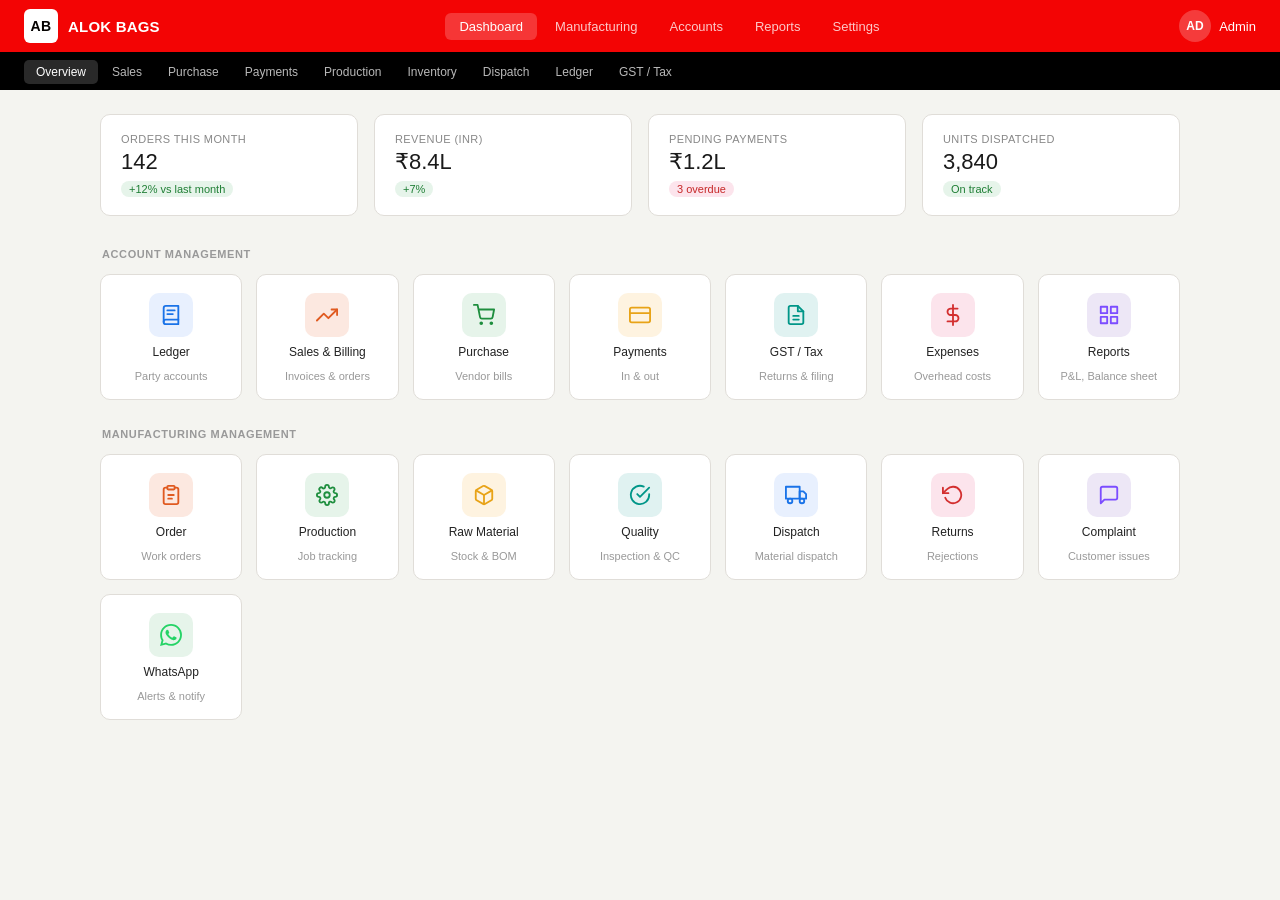
<file: alok bags 3/index.html>
<!DOCTYPE html>
<html lang="en">

<head>
  <meta charset="UTF-8">
  <meta name="viewport" content="width=device-width, initial-scale=1.0">
  <meta name="description" content="alok bags account-management system">
  <title>ALOK BAGS — Dashboard</title>
  <link rel="stylesheet" href="style.css">
</head>

<body>

  <!-- ═══════════ TOP NAVBAR ═══════════ -->
  <nav class="top-nav" id="top-nav">
    <div class="top-nav__left">
      <div class="logo-box" id="logo-box">AB</div>
      <span class="brand-name">ALOK BAGS</span>
    </div>

    <ul class="top-nav__links" id="main-nav-links">
      <li><a href="index.html" class="active" id="nav-dashboard">Dashboard</a></li>
      <li><a href="manufacturing.html" id="nav-manufacturing">Manufacturing</a></li>
      <li><a href="sales.html" id="nav-accounts">Accounts</a></li>
      <li><a href="reports.html" id="nav-reports">Reports</a></li>
      <li><a href="settings.html" id="nav-settings">Settings</a></li>
    </ul>

    <div class="top-nav__user" id="user-chip">
      <div class="avatar-chip">AD</div>
      <span class="user-name">Admin</span>
    </div>
  </nav>

  <!-- ═══════════ SUB NAVBAR ═══════════ -->
  <nav class="sub-nav" id="sub-nav">
    <ul>
      <li><a href="index.html" class="active" id="sub-overview">Overview</a></li>
      <li><a href="sales.html" id="sub-sales">Sales</a></li>
      <li><a href="purchases.html" id="sub-purchase">Purchase</a></li>
      <li><a href="payments.html" id="sub-payments">Payments</a></li>
      <li><a href="#" id="sub-production">Production</a></li>
      <li><a href="#" id="sub-inventory">Inventory</a></li>
      <li><a href="#" id="sub-dispatch">Dispatch</a></li>
      <li><a href="ledger.html" id="sub-ledger">Ledger</a></li>
      <li><a href="#" id="sub-gst">GST / Tax</a></li>
    </ul>
  </nav>

  <!-- ═══════════ MAIN CONTENT ═══════════ -->
  <main class="main-content">

    <!-- ── STATS ROW ── -->
    <section class="stats-row" id="stats-row">
      <div class="stat-card" id="stat-orders">
        <span class="stat-label">Orders this month</span>
        <span class="stat-value">142</span>
        <span class="stat-badge badge-green">+12% vs last month</span>
      </div>
      <div class="stat-card" id="stat-revenue">
        <span class="stat-label">Revenue (INR)</span>
        <span class="stat-value">₹8.4L</span>
        <span class="stat-badge badge-green">+7%</span>
      </div>
      <div class="stat-card" id="stat-pending">
        <span class="stat-label">Pending payments</span>
        <span class="stat-value">₹1.2L</span>
        <span class="stat-badge badge-red">3 overdue</span>
      </div>
      <div class="stat-card" id="stat-dispatch">
        <span class="stat-label">Units dispatched</span>
        <span class="stat-value">3,840</span>
        <span class="stat-badge badge-green">On track</span>
      </div>
    </section>

    <!-- ── ACCOUNT MANAGEMENT ── -->
    <section class="module-section" id="account-management">
      <h2 class="section-label">Account Management</h2>
      <div class="tile-grid">

        <a href="ledger.html" class="tile" id="tile-ledger">
          <div class="tile__icon" style="background:#e8f0fe;color:#1a73e8;">
            <svg viewBox="0 0 24 24" width="22" height="22" fill="none" stroke="currentColor" stroke-width="2"
              stroke-linecap="round" stroke-linejoin="round">
              <path d="M4 19.5A2.5 2.5 0 0 1 6.5 17H20" />
              <path d="M6.5 2H20v20H6.5A2.5 2.5 0 0 1 4 19.5v-15A2.5 2.5 0 0 1 6.5 2z" />
              <line x1="8" y1="7" x2="16" y2="7" />
              <line x1="8" y1="11" x2="14" y2="11" />
            </svg>
          </div>
          <span class="tile__name">Ledger</span>
          <span class="tile__sub">Party accounts</span>
        </a>

        <a href="sales.html" class="tile" id="tile-sales">
          <div class="tile__icon" style="background:#fce8e0;color:#E05A20;">
            <svg viewBox="0 0 24 24" width="22" height="22" fill="none" stroke="currentColor" stroke-width="2"
              stroke-linecap="round" stroke-linejoin="round">
              <polyline points="23 6 13.5 15.5 8.5 10.5 1 18" />
              <polyline points="17 6 23 6 23 12" />
            </svg>
          </div>
          <span class="tile__name">Sales & Billing</span>
          <span class="tile__sub">Invoices & orders</span>
        </a>

        <a href="purchases.html" class="tile" id="tile-purchase">
          <div class="tile__icon" style="background:#e6f4ea;color:#1e8e3e;">
            <svg viewBox="0 0 24 24" width="22" height="22" fill="none" stroke="currentColor" stroke-width="2"
              stroke-linecap="round" stroke-linejoin="round">
              <circle cx="9" cy="21" r="1" />
              <circle cx="20" cy="21" r="1" />
              <path d="M1 1h4l2.68 13.39a2 2 0 0 0 2 1.61h9.72a2 2 0 0 0 2-1.61L23 6H6" />
            </svg>
          </div>
          <span class="tile__name">Purchase</span>
          <span class="tile__sub">Vendor bills</span>
        </a>

        <a href="payments.html" class="tile" id="tile-payments">
          <div class="tile__icon" style="background:#fef3e0;color:#e8a317;">
            <svg viewBox="0 0 24 24" width="22" height="22" fill="none" stroke="currentColor" stroke-width="2"
              stroke-linecap="round" stroke-linejoin="round">
              <rect x="1" y="4" width="22" height="16" rx="2" ry="2" />
              <line x1="1" y1="10" x2="23" y2="10" />
            </svg>
          </div>
          <span class="tile__name">Payments</span>
          <span class="tile__sub">In & out</span>
        </a>

        <a href="#" class="tile" id="tile-gst">
          <div class="tile__icon" style="background:#e0f2f1;color:#009688;">
            <svg viewBox="0 0 24 24" width="22" height="22" fill="none" stroke="currentColor" stroke-width="2"
              stroke-linecap="round" stroke-linejoin="round">
              <path d="M14 2H6a2 2 0 0 0-2 2v16a2 2 0 0 0 2 2h12a2 2 0 0 0 2-2V8z" />
              <polyline points="14 2 14 8 20 8" />
              <line x1="9" y1="13" x2="15" y2="13" />
              <line x1="9" y1="17" x2="15" y2="17" />
            </svg>
          </div>
          <span class="tile__name">GST / Tax</span>
          <span class="tile__sub">Returns & filing</span>
        </a>

        <a href="#" class="tile" id="tile-expenses">
          <div class="tile__icon" style="background:#fce4ec;color:#d32f2f;">
            <svg viewBox="0 0 24 24" width="22" height="22" fill="none" stroke="currentColor" stroke-width="2"
              stroke-linecap="round" stroke-linejoin="round">
              <line x1="12" y1="1" x2="12" y2="23" />
              <path d="M17 5H9.5a3.5 3.5 0 0 0 0 7h5a3.5 3.5 0 0 1 0 7H6" />
            </svg>
          </div>
          <span class="tile__name">Expenses</span>
          <span class="tile__sub">Overhead costs</span>
        </a>

        <a href="#" class="tile" id="tile-reports">
          <div class="tile__icon" style="background:#ede7f6;color:#7c4dff;">
            <svg viewBox="0 0 24 24" width="22" height="22" fill="none" stroke="currentColor" stroke-width="2"
              stroke-linecap="round" stroke-linejoin="round">
              <rect x="3" y="3" width="7" height="7" />
              <rect x="14" y="3" width="7" height="7" />
              <rect x="14" y="14" width="7" height="7" />
              <rect x="3" y="14" width="7" height="7" />
            </svg>
          </div>
          <span class="tile__name">Reports</span>
          <span class="tile__sub">P&L, Balance sheet</span>
        </a>

      </div>
    </section>

    <!-- ── MANUFACTURING MANAGEMENT ── -->
    <section class="module-section" id="manufacturing-management">
      <h2 class="section-label">Manufacturing Management</h2>
      <div class="tile-grid">

        <a href="#" class="tile" id="tile-order">
          <div class="tile__icon" style="background:#fce8e0;color:#E05A20;">
            <svg viewBox="0 0 24 24" width="22" height="22" fill="none" stroke="currentColor" stroke-width="2"
              stroke-linecap="round" stroke-linejoin="round">
              <path d="M16 4h2a2 2 0 0 1 2 2v14a2 2 0 0 1-2 2H6a2 2 0 0 1-2-2V6a2 2 0 0 1 2-2h2" />
              <rect x="8" y="2" width="8" height="4" rx="1" ry="1" />
              <line x1="9" y1="12" x2="15" y2="12" />
              <line x1="9" y1="16" x2="13" y2="16" />
            </svg>
          </div>
          <span class="tile__name">Order</span>
          <span class="tile__sub">Work orders</span>
        </a>

        <a href="#" class="tile" id="tile-production">
          <div class="tile__icon" style="background:#e6f4ea;color:#1e8e3e;">
            <svg viewBox="0 0 24 24" width="22" height="22" fill="none" stroke="currentColor" stroke-width="2"
              stroke-linecap="round" stroke-linejoin="round">
              <circle cx="12" cy="12" r="3" />
              <path
                d="M19.4 15a1.65 1.65 0 0 0 .33 1.82l.06.06a2 2 0 1 1-2.83 2.83l-.06-.06a1.65 1.65 0 0 0-1.82-.33 1.65 1.65 0 0 0-1 1.51V21a2 2 0 0 1-4 0v-.09A1.65 1.65 0 0 0 9 19.4a1.65 1.65 0 0 0-1.82.33l-.06.06a2 2 0 1 1-2.83-2.83l.06-.06A1.65 1.65 0 0 0 4.68 15a1.65 1.65 0 0 0-1.51-1H3a2 2 0 0 1 0-4h.09A1.65 1.65 0 0 0 4.6 9a1.65 1.65 0 0 0-.33-1.82l-.06-.06a2 2 0 1 1 2.83-2.83l.06.06A1.65 1.65 0 0 0 9 4.68a1.65 1.65 0 0 0 1-1.51V3a2 2 0 0 1 4 0v.09a1.65 1.65 0 0 0 1 1.51 1.65 1.65 0 0 0 1.82-.33l.06-.06a2 2 0 1 1 2.83 2.83l-.06.06A1.65 1.65 0 0 0 19.4 9a1.65 1.65 0 0 0 1.51 1H21a2 2 0 0 1 0 4h-.09a1.65 1.65 0 0 0-1.51 1z" />
            </svg>
          </div>
          <span class="tile__name">Production</span>
          <span class="tile__sub">Job tracking</span>
        </a>

        <a href="#" class="tile" id="tile-raw-material">
          <div class="tile__icon" style="background:#fef3e0;color:#e8a317;">
            <svg viewBox="0 0 24 24" width="22" height="22" fill="none" stroke="currentColor" stroke-width="2"
              stroke-linecap="round" stroke-linejoin="round">
              <path
                d="M21 16V8a2 2 0 0 0-1-1.73l-7-4a2 2 0 0 0-2 0l-7 4A2 2 0 0 0 3 8v8a2 2 0 0 0 1 1.73l7 4a2 2 0 0 0 2 0l7-4A2 2 0 0 0 21 16z" />
              <polyline points="3.27 6.96 12 12.01 20.73 6.96" />
              <line x1="12" y1="22.08" x2="12" y2="12" />
            </svg>
          </div>
          <span class="tile__name">Raw Material</span>
          <span class="tile__sub">Stock & BOM</span>
        </a>

        <a href="#" class="tile" id="tile-quality">
          <div class="tile__icon" style="background:#e0f2f1;color:#009688;">
            <svg viewBox="0 0 24 24" width="22" height="22" fill="none" stroke="currentColor" stroke-width="2"
              stroke-linecap="round" stroke-linejoin="round">
              <path d="M22 11.08V12a10 10 0 1 1-5.93-9.14" />
              <polyline points="22 4 12 14.01 9 11.01" />
            </svg>
          </div>
          <span class="tile__name">Quality</span>
          <span class="tile__sub">Inspection & QC</span>
        </a>

        <a href="#" class="tile" id="tile-dispatch">
          <div class="tile__icon" style="background:#e8f0fe;color:#1a73e8;">
            <svg viewBox="0 0 24 24" width="22" height="22" fill="none" stroke="currentColor" stroke-width="2"
              stroke-linecap="round" stroke-linejoin="round">
              <rect x="1" y="3" width="15" height="13" />
              <polygon points="16 8 20 8 23 11 23 16 16 16 16 8" />
              <circle cx="5.5" cy="18.5" r="2.5" />
              <circle cx="18.5" cy="18.5" r="2.5" />
            </svg>
          </div>
          <span class="tile__name">Dispatch</span>
          <span class="tile__sub">Material dispatch</span>
        </a>

        <a href="#" class="tile" id="tile-returns">
          <div class="tile__icon" style="background:#fce4ec;color:#d32f2f;">
            <svg viewBox="0 0 24 24" width="22" height="22" fill="none" stroke="currentColor" stroke-width="2"
              stroke-linecap="round" stroke-linejoin="round">
              <polyline points="1 4 1 10 7 10" />
              <path d="M3.51 15a9 9 0 1 0 2.13-9.36L1 10" />
            </svg>
          </div>
          <span class="tile__name">Returns</span>
          <span class="tile__sub">Rejections</span>
        </a>

        <a href="#" class="tile" id="tile-complaint">
          <div class="tile__icon" style="background:#ede7f6;color:#7c4dff;">
            <svg viewBox="0 0 24 24" width="22" height="22" fill="none" stroke="currentColor" stroke-width="2"
              stroke-linecap="round" stroke-linejoin="round">
              <path d="M21 15a2 2 0 0 1-2 2H7l-4 4V5a2 2 0 0 1 2-2h14a2 2 0 0 1 2 2z" />
            </svg>
          </div>
          <span class="tile__name">Complaint</span>
          <span class="tile__sub">Customer issues</span>
        </a>

        <a href="#" class="tile" id="tile-whatsapp">
          <div class="tile__icon" style="background:#e6f4ea;color:#25d366;">
            <svg viewBox="0 0 24 24" width="22" height="22" fill="currentColor">
              <path
                d="M17.472 14.382c-.297-.149-1.758-.867-2.03-.967-.273-.099-.471-.148-.67.15-.197.297-.767.966-.94 1.164-.173.199-.347.223-.644.075-.297-.15-1.255-.463-2.39-1.475-.883-.788-1.48-1.761-1.653-2.059-.173-.297-.018-.458.13-.606.134-.133.298-.347.446-.52.149-.174.198-.298.298-.497.099-.198.05-.371-.025-.52-.075-.149-.669-1.612-.916-2.207-.242-.579-.487-.5-.669-.51-.173-.008-.371-.01-.57-.01-.198 0-.52.074-.792.372-.272.297-1.04 1.016-1.04 2.479 0 1.462 1.065 2.875 1.213 3.074.149.198 2.096 3.2 5.077 4.487.709.306 1.262.489 1.694.625.712.227 1.36.195 1.871.118.571-.085 1.758-.719 2.006-1.413.248-.694.248-1.289.173-1.413-.074-.124-.272-.198-.57-.347m-5.421 7.403h-.004a9.87 9.87 0 0 1-5.031-1.378l-.361-.214-3.741.981.998-3.648-.235-.374a9.86 9.86 0 0 1-1.51-5.26c.001-5.45 4.436-9.884 9.888-9.884 2.64 0 5.122 1.03 6.988 2.898a9.825 9.825 0 0 1 2.893 6.994c-.003 5.45-4.437 9.884-9.885 9.884m8.413-18.297A11.815 11.815 0 0 0 12.05 0C5.495 0 .16 5.335.157 11.892c0 2.096.547 4.142 1.588 5.945L.057 24l6.305-1.654a11.882 11.882 0 0 0 5.683 1.448h.005c6.554 0 11.89-5.335 11.893-11.893a11.821 11.821 0 0 0-3.48-8.413z" />
            </svg>
          </div>
          <span class="tile__name">WhatsApp</span>
          <span class="tile__sub">Alerts & notify</span>
        </a>

      </div>
    </section>

  </main>

  <script src="script.js"></script>
</body>

</html>
</file>
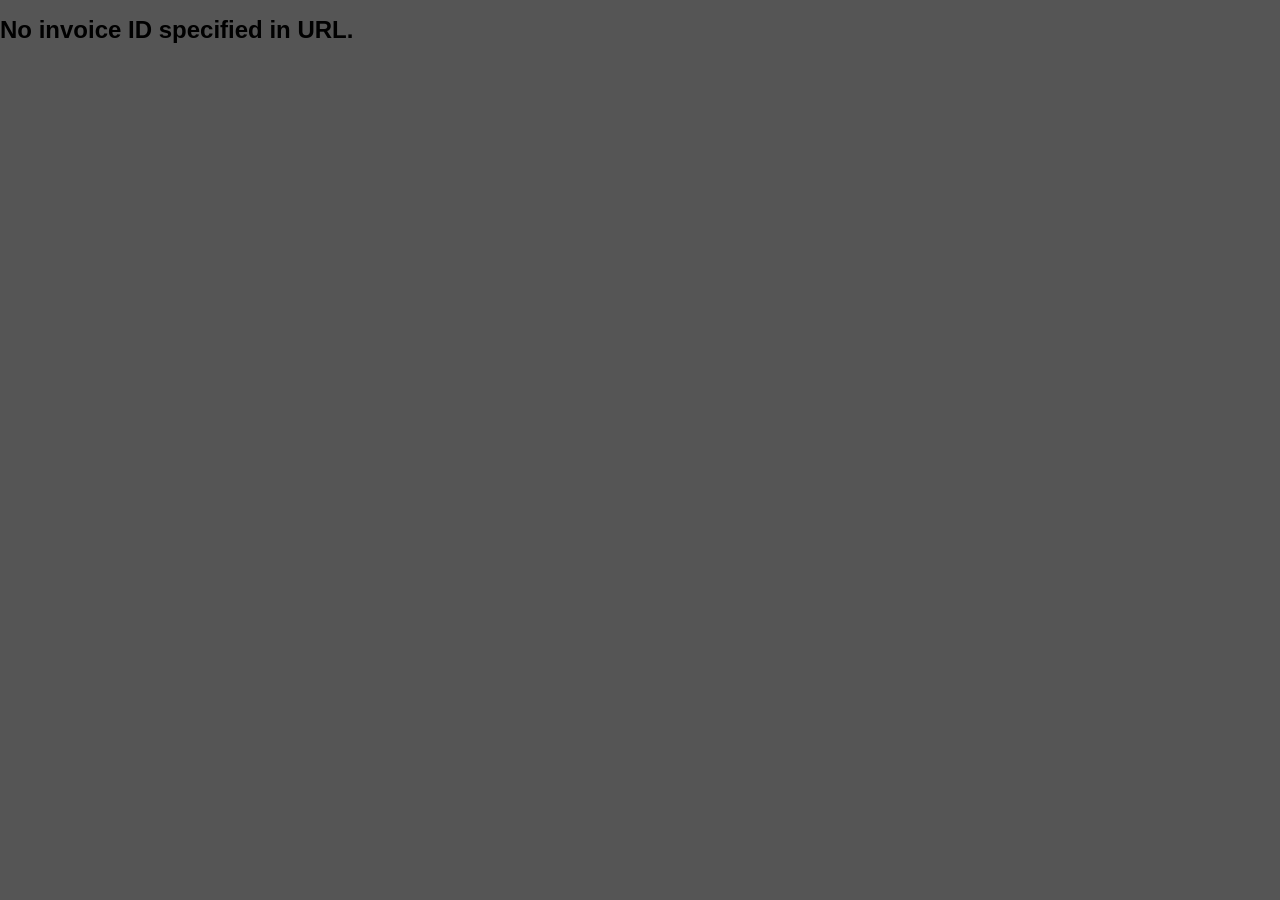
<file: alok bags 3/bill.html>
<!DOCTYPE html>
<html lang="en">

<head>
  <meta charset="UTF-8">
  <title>ALOK BAGS — Invoice</title>
  <style>
    * {
      box-sizing: border-box;
    }

    body {
      font-family: Arial, sans-serif;
      font-size: 12px;
      color: #000;
      margin: 0;
      padding: 0;
      background: #555;
    }

    .bill-container {
      background: #fff;
      width: 210mm;
      min-height: 297mm;
      margin: 20px auto;
      padding: 10mm;
      position: relative;
    }

    @media print {
      @page {
        margin: 0;
      }

      body {
        background: #fff;
      }

      .bill-container {
        margin: 0;
        padding: 10mm;
        box-shadow: none;
        width: 100%;
        border: none;
      }

      #print-btn {
        display: none;
      }
    }

    /* GST Template Styles */
    .main-border {
      border: 1px solid #000;
    }

    .header-title {
      text-align: center;
      font-weight: bold;
      font-size: 16px;
      margin-bottom: 5px;
      text-decoration: underline;
    }

    .flex-row {
      display: flex;
    }

    .flex-col-50 {
      width: 50%;
    }

    .border-bottom {
      border-bottom: 1px solid #000;
    }

    .border-right {
      border-right: 1px solid #000;
    }

    .border-top {
      border-top: 1px solid #000;
    }

    .pad-4 {
      padding: 4px 6px;
    }

    .bold {
      font-weight: bold;
    }

    .text-right {
      text-align: right;
    }

    .text-center {
      text-align: center;
    }

    /* Table styles */
    .items-table {
      width: 100%;
      border-collapse: collapse;
      font-size: 12px;
    }

    .items-table th,
    .items-table td {
      border-right: 1px solid #000;
      padding: 4px 6px;
      vertical-align: top;
    }

    .items-table th {
      border-bottom: 1px solid #000;
      font-weight: normal;
    }

    .items-table td:last-child,
    .items-table th:last-child {
      border-right: none;
    }

    /* Column widths for GST */
    .col-sl {
      width: 4%;
      text-align: center;
    }

    .col-desc {
      width: 36%;
    }

    .col-hsn {
      width: 10%;
      text-align: center;
    }

    .col-qty {
      width: 12%;
      text-align: right;
    }

    .col-rate {
      width: 13%;
      text-align: right;
    }

    .col-per {
      width: 5%;
      text-align: center;
    }

    .col-gst {
      width: 5%;
      text-align: center;
    }

    .col-amt {
      width: 15%;
      text-align: right;
    }

    .filler-row td {
      height: 200px;
      border-bottom: 1px solid #000;
    }

    #print-btn {
      position: fixed;
      top: 20px;
      right: 20px;
      background: #000;
      color: #fff;
      border: none;
      padding: 12px 24px;
      border-radius: 8px;
      font-size: 16px;
      cursor: pointer;
      z-index: 100;
    }

    /* Non-GST Template specific styles */
    .ng-header-table {
      width: 100%;
      margin-bottom: 20px;
    }

    .ng-header-table td {
      vertical-align: top;
    }

    .ng-col-desc {
      width: 45%;
      text-align: left;
    }

    .ng-col-qty {
      width: 20%;
      text-align: center;
    }

    .ng-col-rate {
      width: 15%;
      text-align: center;
    }

    .ng-col-per {
      width: 10%;
      text-align: center;
    }

    .ng-col-amt {
      width: 10%;
      text-align: right;
    }
  </style>
</head>

<body>

  <button id="print-btn" onclick="window.print()">🖨️ Print Invoice</button>

  <!-- ================= GST TEMPLATE ================= -->
  <div class="bill-container" id="gst-template" style="display: none;">
    <div class="header-title">INVOICE</div>

    <div class="main-border">
      <!-- Row 1: Company & Invoice Info -->
      <div class="flex-row border-bottom">
        <div class="flex-col-50 border-right pad-4">
          <div class="bold" style="font-size:14px;">ALOK BAGS</div>
          <div>Near Bank of Baroda, Chitri</div>
          <div>Mo. 8107720683, 9460020683</div>
        </div>
        <div class="flex-col-50">
          <div class="flex-row border-bottom">
            <div class="flex-col-50 border-right pad-4">
              Invoice No.<br>
              <div class="bold" id="inv-no">...</div>
            </div>
            <div class="flex-col-50 pad-4">
              Dated<br>
              <div class="bold" id="inv-date">...</div>
            </div>
          </div>
          <div class="flex-row border-bottom">
            <div class="flex-col-50 border-right pad-4">Delivery Note<br>&nbsp;</div>
            <div class="flex-col-50 pad-4">Mode/Terms of Payment<br>&nbsp;</div>
          </div>
          <div class="flex-row">
            <div class="flex-col-50 border-right pad-4">Reference No. & Date.<br>&nbsp;</div>
            <div class="flex-col-50 pad-4">Other References<br>&nbsp;</div>
          </div>
        </div>
      </div>

      <!-- Row 2: Consignee -->
      <div class="flex-row border-bottom">
        <div class="flex-col-50 border-right pad-4">
          Consignee (Ship to)<br>
          <div class="bold" id="p-name-ship">...</div>
          <div id="p-billing-ship">...</div>
        </div>
        <div class="flex-col-50">
          <div class="flex-row border-bottom">
            <div class="flex-col-50 border-right pad-4">Buyer's Order No.<br>&nbsp;</div>
            <div class="flex-col-50 pad-4">Dated<br>&nbsp;</div>
          </div>
          <div class="flex-row">
            <div class="flex-col-50 border-right pad-4">Dispatch Doc No.<br>&nbsp;</div>
            <div class="flex-col-50 pad-4">Delivery Note Date<br>&nbsp;</div>
          </div>
        </div>
      </div>

      <!-- Row 3: Buyer -->
      <div class="flex-row border-bottom">
        <div class="flex-col-50 border-right pad-4">
          Buyer (Bill to)<br>
          <div class="bold" id="p-name">...</div>
          <div id="p-billing">...</div>
          <div>GSTIN: <span id="p-gstin"></span></div>
        </div>
        <div class="flex-col-50">
          <div class="flex-row border-bottom">
            <div class="flex-col-50 border-right pad-4">Dispatched through<br>&nbsp;</div>
            <div class="flex-col-50 pad-4">Destination<br>&nbsp;</div>
          </div>
          <div class="flex-row">
            <div style="width: 100%;" class="pad-4">Terms of Delivery<br>&nbsp;<br>&nbsp;</div>
          </div>
        </div>
      </div>

      <!-- Items Table -->
      <table class="items-table">
        <thead>
          <tr>
            <th class="col-sl">Sl<br>No.</th>
            <th class="col-desc text-center">Description of Goods</th>
            <th class="col-hsn">HSN/SAC</th>
            <th class="col-qty text-center">Quantity</th>
            <th class="col-rate text-center">Rate</th>
            <th class="col-per">per</th>
            <th class="col-gst">GST %</th>
            <th class="col-amt text-center">Amount</th>
          </tr>
        </thead>
        <tbody id="items-body">
        </tbody>
        <tfoot>
          <tr class="filler-row">
            <td class="col-sl"></td>
            <td class="col-desc"></td>
            <td class="col-hsn"></td>
            <td class="col-qty"></td>
            <td class="col-rate"></td>
            <td class="col-per"></td>
            <td class="col-gst"></td>
            <td class="col-amt"></td>
          </tr>

          <!-- GST Rows -->
          <tr class="border-top">
            <td colspan="3" class="text-right bold">Taxable Value</td>
            <td class="col-qty"></td>
            <td class="col-rate"></td>
            <td class="col-per"></td>
            <td class="col-gst"></td>
            <td class="col-amt text-right bold" id="t-taxable"></td>
          </tr>
          <tr id="row-tax-container">
            <!-- Dynamic GST Rows (CGST/SGST or IGST) -->
          </tr>

          <tr class="border-top">
            <td colspan="3" class="text-right bold">Total</td>
            <td class="col-qty text-right bold" id="t-qty-sum"></td>
            <td class="col-rate"></td>
            <td class="col-per"></td>
            <td class="col-gst"></td>
            <td class="col-amt text-right bold" id="t-grand"></td>
          </tr>
        </tfoot>
      </table>

      <!-- Amount in words -->
      <div class="flex-row border-bottom" style="min-height: 40px;">
        <div style="width: 100%; padding: 4px; display: flex; justify-content: space-between;">
          <div>Amount Chargeable (in words)<br>
            <div class="bold" id="amount-words">INR ...</div>
          </div>
          <div style="font-style: italic;">E. & O.E</div>
        </div>
      </div>

      <!-- Declaration & Signature -->
      <div class="flex-row">
        <div class="pad-4" style="width: 60%; border-right: 1px solid #000;">
          <span style="text-decoration: underline;">Declaration</span><br>
          We declare that this invoice shows the actual price of<br>
          the goods described and that all particulars are true<br>
          and correct.
        </div>
        <div class="pad-4" style="width: 40%; position: relative; min-height: 80px;">
          <div class="bold text-right">for ALOK BAGS</div>
          <div style="position: absolute; bottom: 4px; right: 4px;">Authorised Signatory</div>
        </div>
      </div>
    </div>

    <div class="text-center" style="margin-top: 5px; font-size: 11px;">This is a Computer Generated Invoice</div>
  </div>


  <!-- ================= NON-GST TEMPLATE ================= -->
  <div class="bill-container" id="nongst-template" style="display: none;">
    <table class="ng-header-table">
      <tr>
        <td style="width:33%; text-align:left;">Invoice No. <span id="ng-inv-no">...</span></td>
        <td style="width:34%; text-align:center;">
          <div class="bold" style="font-size:18px; margin-bottom:3px;">ALOK BAGS</div>
          <div style="font-size:14px; margin-bottom:3px;">Near Bank of Baroda, Chitri</div>
          <div style="font-size:14px;">Mo. 8107720683, 9460020683</div>
        </td>
        <td style="width:33%; text-align:right;">Dated <span id="ng-inv-date">...</span></td>
      </tr>
    </table>

    <div style="text-align: center; margin-bottom: 20px;">
      <div style="font-size:15px; font-weight:bold; display:inline-block; vertical-align:top;">Party : &nbsp;</div>
      <div style="display:inline-block; text-align:left; vertical-align:top; font-size:15px; font-weight:bold;">
        <div id="ng-p-name">Loading...</div>
        <div style="font-weight:normal; font-size:14px; margin-top:3px;" id="ng-p-billing">Address details...</div>
      </div>
    </div>

    <table class="items-table" style="border-top:1px solid #000; border-bottom:1px solid #000;">
      <thead>
        <tr>
          <th class="ng-col-desc" style="border-left:none;">Description of Goods</th>
          <th class="ng-col-qty">Quantity</th>
          <th class="ng-col-rate">Rate</th>
          <th class="ng-col-per">per</th>
          <th class="ng-col-amt" style="border-right:none;">Amount</th>
        </tr>
      </thead>
      <tbody id="ng-items-body">
      </tbody>
      <tfoot>
        <tr class="filler-row">
          <td style="border-left:none;"></td>
          <td></td>
          <td></td>
          <td></td>
          <td style="border-right:none;"></td>
        </tr>
        <tr class="border-top border-bottom">
          <td class="text-right bold" style="border-left:none;">Total</td>
          <td class="text-center bold" id="ng-t-qty-sum"></td>
          <td></td>
          <td></td>
          <td class="text-right bold" style="border-right:none;" id="ng-t-grand"></td>
        </tr>
      </tfoot>
    </table>

    <div class="flex-row" style="margin-top:10px; justify-content:space-between;">
      <div style="width:60%;">
        <div>Amount Chargeable (in words)</div>
        <div class="bold" id="ng-amount-words">Rs. ...</div>
      </div>
      <div style="width:40%; text-align:right;">
        <div style="font-size:12px;">E. & O. E.</div>
        <div class="bold" style="margin-top:20px;">for ALOK BAGS</div>
        <div style="margin-top:40px;">Authorised Signatory</div>
      </div>
    </div>

    <div class="text-center bold" style="text-decoration:underline; margin-top:50px; font-size:14px;">
      ORDER & ESTIMATE
    </div>
  </div>


  <script>
    const API = 'api';

    function formatINR(n) { return Number(n).toFixed(2).replace(/\d(?=(\d{3})+\.)/g, '$&,'); }
    function numToWords(num) {
      const a = ['', 'One ', 'Two ', 'Three ', 'Four ', 'Five ', 'Six ', 'Seven ', 'Eight ', 'Nine ', 'Ten ', 'Eleven ', 'Twelve ', 'Thirteen ', 'Fourteen ', 'Fifteen ', 'Sixteen ', 'Seventeen ', 'Eighteen ', 'Nineteen '];
      const b = ['', '', 'Twenty', 'Thirty', 'Forty', 'Fifty', 'Sixty', 'Seventy', 'Eighty', 'Ninety'];
      if ((num = num.toString()).length > 9) return 'overflow';
      let n = ('000000000' + num).substr(-9).match(/^(\d{2})(\d{2})(\d{2})(\d{1})(\d{2})$/);
      if (!n) return; let str = '';
      str += (n[1] != 0) ? (a[Number(n[1])] || b[n[1][0]] + ' ' + a[n[1][1]]) + 'Crore ' : '';
      str += (n[2] != 0) ? (a[Number(n[2])] || b[n[2][0]] + ' ' + a[n[2][1]]) + 'Lakh ' : '';
      str += (n[3] != 0) ? (a[Number(n[3])] || b[n[3][0]] + ' ' + a[n[3][1]]) + 'Thousand ' : '';
      str += (n[4] != 0) ? (a[Number(n[4])] || b[n[4][0]] + ' ' + a[n[4][1]]) + 'Hundred ' : '';
      str += (n[5] != 0) ? ((str != '') ? 'and ' : '') + (a[Number(n[5])] || b[n[5][0]] + ' ' + a[n[5][1]]) + 'Only' : 'Only';
      return str || 'Zero Only';
    }

    function formatDateStr(ds, style = 'short') {
      if (!ds) return '';
      const d = new Date(ds);
      const months = ['Jan', 'Feb', 'Mar', 'Apr', 'May', 'Jun', 'Jul', 'Aug', 'Sep', 'Oct', 'Nov', 'Dec'];
      if (style === 'short') {
        return d.getDate() + '-' + months[d.getMonth()] + '-' + d.getFullYear().toString().slice(-2);
      } else {
        return d.getDate() + '-' + months[d.getMonth()] + '-' + d.getFullYear();
      }
    }

    async function loadInvoice() {
      const urlParams = new URLSearchParams(window.location.search);
      const id = urlParams.get('id');
      if (!id) return document.body.innerHTML = '<h1>No invoice ID specified in URL.</h1>';

      try {
        const res = await fetch(`${API}/invoices.php?id=${id}`);
        if (!res.ok) throw new Error("Invoice not found");
        const data = await res.json();

        const isGst = data.bill_type !== 'non_gst';

        let invNoClean = data.invoice_no;
        const parts = data.invoice_no.split('-');
        if (parts.length > 2) {
          invNoClean = parseInt(parts[parts.length - 1], 10);
        }

        let sumQty = 0;
        let lastUnit = 'pcs';
        const tVal = data.total - data.tax_amount;

        if (isGst) {
          // Render GST Template
          document.getElementById('gst-template').style.display = 'block';

          document.getElementById('p-name').textContent = data.party_name;
          document.getElementById('p-name-ship').textContent = data.party_name;
          let billingAddr = (data.party_billing || '').replace(/\n/g, '<br>');
          document.getElementById('p-billing').innerHTML = billingAddr;
          document.getElementById('p-billing-ship').innerHTML = billingAddr;
          document.getElementById('p-gstin').textContent = data.party_gstin || 'N/A';
          document.getElementById('inv-no').textContent = invNoClean;
          document.getElementById('inv-date').textContent = formatDateStr(data.invoice_date, 'short');

          let html = '';
          data.items.forEach((item, idx) => {
            let rowTotal = parseFloat(item.amount) + parseFloat(item.tax_amount);
            sumQty += parseFloat(item.qty);
            lastUnit = item.unit || 'sqft';
            let descText = item.description;
            if (descText.includes('\n')) descText = descText.replace(/\n/g, '<br>&nbsp;&nbsp;&nbsp;&nbsp;');

            html += `
              <tr>
                <td class="col-sl">${idx + 1}</td>
                <td class="col-desc bold">${descText}</td>
                <td class="col-hsn">${item.hsn || '-'}</td>
                <td class="col-qty bold">${parseFloat(item.qty).toString() + ' ' + lastUnit}</td>
                <td class="col-rate">${formatINR(item.price)}</td>
                <td class="col-per">${lastUnit}</td>
                <td class="col-gst">${item.gst_rate}%</td>
                <td class="col-amt bold">${formatINR(rowTotal)}</td>
              </tr>
            `;
          });
          document.getElementById('items-body').innerHTML = html;

          document.getElementById('t-qty-sum').textContent = sumQty.toString() + ' ' + lastUnit;
          document.getElementById('t-taxable').textContent = formatINR(tVal);
          
          const taxContainer = document.getElementById('row-tax-container');
          if (data.tax_type === 'igst') {
            taxContainer.outerHTML = `
              <tr>
                <td colspan="3" class="text-right bold">Add: IGST</td>
                <td class="col-qty"></td> <td class="col-rate"></td> <td class="col-per"></td> <td class="col-gst"></td>
                <td class="col-amt text-right bold">${formatINR(data.tax_amount)}</td>
              </tr>`;
          } else {
            taxContainer.outerHTML = `
              <tr>
                <td colspan="3" class="text-right bold">Add: CGST</td>
                <td class="col-qty"></td> <td class="col-rate"></td> <td class="col-per"></td> <td class="col-gst"></td>
                <td class="col-amt text-right bold">${formatINR(data.tax_amount / 2)}</td>
              </tr>
              <tr>
                <td colspan="3" class="text-right bold">Add: SGST</td>
                <td class="col-qty"></td> <td class="col-rate"></td> <td class="col-per"></td> <td class="col-gst"></td>
                <td class="col-amt text-right bold">${formatINR(data.tax_amount / 2)}</td>
              </tr>`;
          }
          document.getElementById('t-grand').textContent = '₹ ' + formatINR(data.total);
          document.getElementById('amount-words').textContent = 'INR ' + numToWords(Math.round(data.total));

        } else {
          // Render Non-GST Template
          document.getElementById('nongst-template').style.display = 'block';

          document.getElementById('ng-p-name').textContent = data.party_name;
          document.getElementById('ng-p-billing').innerHTML = (data.party_billing || '').replace(/\n/g, '<br>');
          document.getElementById('ng-inv-no').textContent = invNoClean;
          document.getElementById('ng-inv-date').textContent = formatDateStr(data.invoice_date, 'long');

          let html = '';
          data.items.forEach((item, idx) => {
            let rowTotal = parseFloat(item.amount);
            sumQty += parseFloat(item.qty);
            lastUnit = item.unit || 'pcs';
            let descText = item.description;
            if (descText.includes('\n')) descText = descText.replace(/\n/g, '<br>&nbsp;&nbsp;&nbsp;&nbsp;');

            html += `
              <tr>
                <td class="ng-col-desc bold" style="border-left:none;">${descText}</td>
                <td class="ng-col-qty bold text-center">${parseFloat(item.qty).toString() + ' ' + lastUnit}</td>
                <td class="ng-col-rate text-center">${formatINR(item.price)}</td>
                <td class="ng-col-per text-center">${lastUnit}</td>
                <td class="ng-col-amt bold text-right" style="border-right:none;">${formatINR(rowTotal)}</td>
              </tr>
            `;
          });
          document.getElementById('ng-items-body').innerHTML = html;

          document.getElementById('ng-t-qty-sum').textContent = sumQty.toString() + ' ' + lastUnit;
          document.getElementById('ng-t-grand').textContent = formatINR(data.total);
          document.getElementById('ng-amount-words').textContent = 'Rs. ' + numToWords(Math.round(data.total));
        }

      } catch (err) {
        console.error('Bill load error:', err);
        document.body.style.background = '#fff';
        document.body.style.padding = '40px';
        document.body.style.fontFamily = 'Arial, sans-serif';
        document.body.innerHTML = `
          <div style="max-width:500px;margin:80px auto;text-align:center;">
            <div style="font-size:48px;margin-bottom:16px;">⚠️</div>
            <h2 style="color:#c62828;">Error Loading Invoice</h2>
            <p style="color:#666;margin-bottom:20px;">${err.message}</p>
            <a href="sales.html" style="background:#E05A20;color:#fff;padding:10px 24px;border-radius:8px;text-decoration:none;font-size:14px;">← Back to Sales</a>
          </div>`;
      }
    }

    loadInvoice();
  </script>
</body>

</html>
</file>
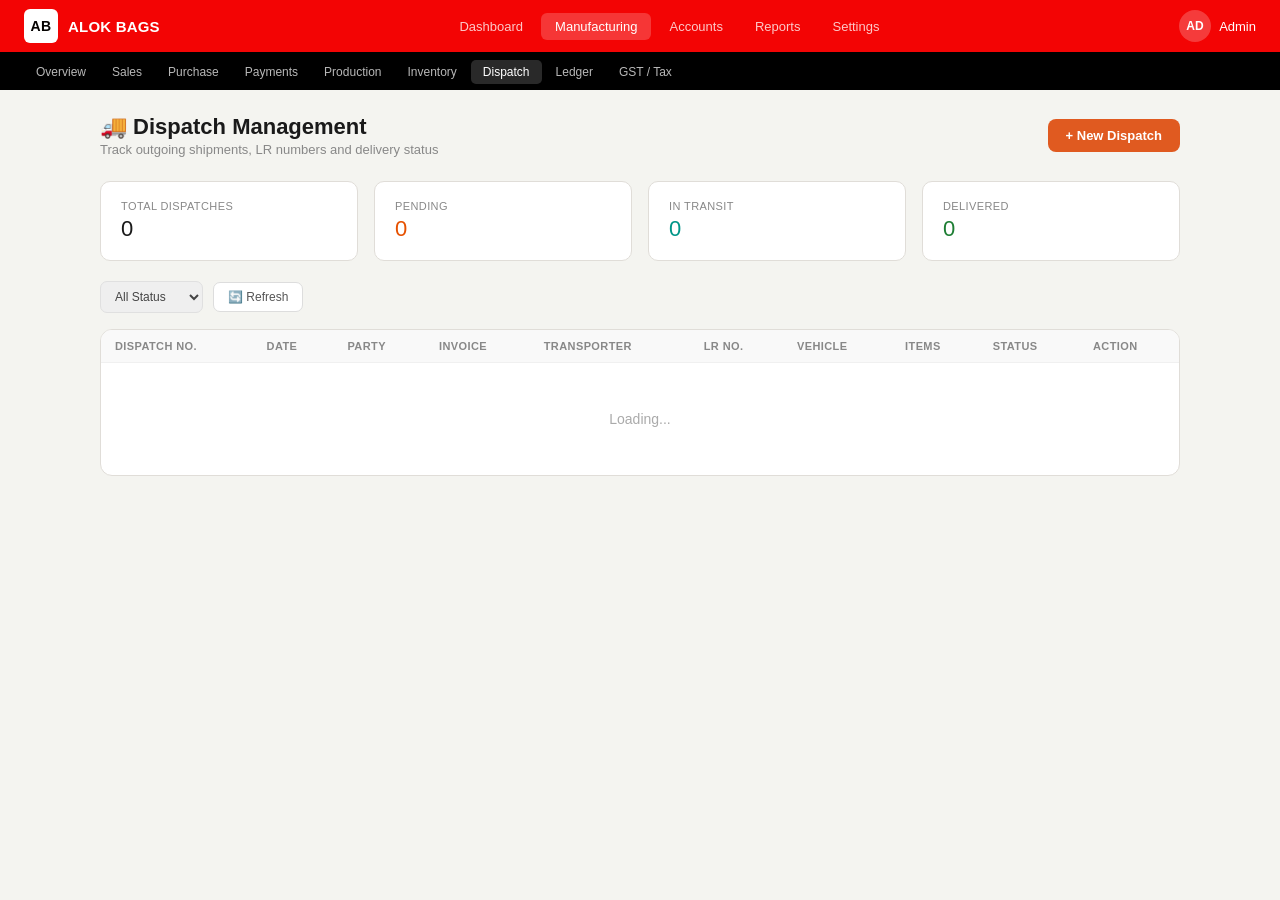
<file: alok bags 3/dispatch.html>
<!DOCTYPE html>
<html lang="en">
<head>
  <meta charset="UTF-8">
  <meta name="viewport" content="width=device-width, initial-scale=1.0">
  <title>ALOK BAGS — Dispatch</title>
  <link rel="stylesheet" href="style.css">
  <style>
    .page-header{display:flex;align-items:center;justify-content:space-between;margin-bottom:24px;flex-wrap:wrap;gap:12px}
    .page-header h1{font-size:22px;font-weight:700;color:#1a1a1a}
    .page-header p{font-size:13px;color:#888;margin-top:2px}
    .btn-primary{background:#E05A20;color:#fff;border:none;padding:9px 18px;border-radius:8px;font-size:13px;font-weight:600;cursor:pointer;display:inline-flex;align-items:center;gap:6px}
    .btn-primary:hover{background:#c84e18}
    .btn-outline{background:#fff;color:#555;border:1px solid #ddd;padding:7px 14px;border-radius:7px;font-size:12px;font-weight:500;cursor:pointer}
    .btn-outline:hover{border-color:#E05A20;color:#E05A20}
    .btn-sm{padding:5px 10px;font-size:11px;border-radius:6px}
    .btn-danger{background:#fff;color:#c62828;border:1px solid #fcc;padding:5px 10px;border-radius:6px;font-size:11px;cursor:pointer}
    .btn-danger:hover{background:#fce4ec}
    .btn-status{background:#e8f0fe;color:#1a73e8;border:1px solid #c5d7fb;padding:5px 10px;border-radius:6px;font-size:11px;cursor:pointer}
    .filter-bar{display:flex;gap:10px;align-items:center;margin-bottom:16px;flex-wrap:wrap}
    .filter-bar select{border:1px solid #e0e0e0;border-radius:7px;padding:7px 10px;font-size:12px;outline:none;color:#444}
    .table-wrap{background:#fff;border-radius:12px;border:0.5px solid #e0ddd8;overflow:hidden}
    table{width:100%;border-collapse:collapse}
    th{background:#f9f9f9;font-size:11px;font-weight:600;color:#888;text-transform:uppercase;letter-spacing:.4px;padding:10px 14px;text-align:left;border-bottom:1px solid #f0f0f0}
    td{padding:11px 14px;font-size:13px;color:#444;border-bottom:1px solid #fafafa;vertical-align:middle}
    tr:last-child td{border-bottom:none}
    tr:hover td{background:#fafafa}
    .status-badge{display:inline-block;padding:3px 9px;border-radius:20px;font-size:11px;font-weight:600}
    .s-pending{background:#fff3e0;color:#e65100}
    .s-dispatched{background:#e8f0fe;color:#1a73e8}
    .s-in_transit{background:#e0f2f1;color:#009688}
    .s-delivered{background:#e6f4ea;color:#1e7e34}
    .s-returned{background:#fce4ec;color:#c62828}
    .modal-overlay{position:fixed;inset:0;background:rgba(0,0,0,.45);z-index:200;display:none}
    .modal-overlay.open{display:block}
    .modal{position:fixed;top:50%;left:50%;transform:translate(-50%,-50%);background:#fff;border-radius:14px;width:580px;max-width:95vw;max-height:90vh;overflow-y:auto;z-index:201;display:none}
    .modal.open{display:block}
    .modal-head{display:flex;align-items:center;justify-content:space-between;padding:18px 22px;border-bottom:1px solid #f0f0f0}
    .modal-head h3{font-size:16px;font-weight:700;color:#222}
    .modal-close{background:none;border:none;cursor:pointer;color:#888;font-size:20px}
    .modal-body{padding:22px}
    .modal-foot{padding:14px 22px;border-top:1px solid #f0f0f0;display:flex;justify-content:flex-end;gap:10px;background:#fafafa;border-radius:0 0 14px 14px}
    .field{display:flex;flex-direction:column;gap:5px;margin-bottom:14px}
    .field label{font-size:11px;font-weight:600;color:#666;text-transform:uppercase;letter-spacing:.3px}
    .field input,.field select,.field textarea{border:1px solid #e0e0e0;border-radius:8px;padding:9px 11px;font-size:13px;color:#333;outline:none;width:100%;transition:border-color .2s}
    .field input:focus,.field select:focus{border-color:#E05A20;box-shadow:0 0 0 3px rgba(224,90,32,.08)}
    .field-row{display:grid;grid-template-columns:1fr 1fr;gap:14px}
    .field-row3{display:grid;grid-template-columns:1fr 1fr 1fr;gap:14px}
    .toast{position:fixed;bottom:24px;right:24px;background:#333;color:#fff;padding:12px 20px;border-radius:10px;font-size:13px;opacity:0;pointer-events:none;transition:opacity .3s;z-index:999}
    .toast.show{opacity:1}
    .empty-state{text-align:center;padding:48px;color:#aaa;font-size:14px}
    /* Status quick-update modal */
    .status-grid{display:grid;grid-template-columns:1fr 1fr;gap:10px;margin-top:8px}
    .status-option{border:2px solid #e0e0e0;border-radius:10px;padding:12px;text-align:center;cursor:pointer;transition:border-color .15s}
    .status-option:hover{border-color:#1a73e8}
    .status-option.sel{border-color:#1a73e8;background:#e8f0fe}
  </style>
</head>
<body>
  <nav class="top-nav">
    <div class="top-nav__left">
      <a href="index.html" class="logo-box">AB</a>
      <a href="index.html" class="brand-name">ALOK BAGS</a>
    </div>
    <ul class="top-nav__links">
      <li><a href="index.html">Dashboard</a></li>
      <li><a href="manufacturing.html" class="active">Manufacturing</a></li>
      <li><a href="sales.html">Accounts</a></li>
      <li><a href="reports.html">Reports</a></li>
      <li><a href="settings.html">Settings</a></li>
    </ul>
    <div class="top-nav__user"><div class="avatar-chip">AD</div><span class="user-name">Admin</span></div>
  </nav>
  <nav class="sub-nav">
    <ul>
      <li><a href="index.html">Overview</a></li>
      <li><a href="sales.html">Sales</a></li>
      <li><a href="purchases.html">Purchase</a></li>
      <li><a href="payments.html">Payments</a></li>
      <li><a href="production.html">Production</a></li>
      <li><a href="inventory.html">Inventory</a></li>
      <li><a href="dispatch.html" class="active">Dispatch</a></li>
      <li><a href="ledger.html">Ledger</a></li>
      <li><a href="gst.html">GST / Tax</a></li>
    </ul>
  </nav>

  <main class="main-content">
    <div class="page-header">
      <div>
        <h1>🚚 Dispatch Management</h1>
        <p>Track outgoing shipments, LR numbers and delivery status</p>
      </div>
      <button class="btn-primary" onclick="openModal()">+ New Dispatch</button>
    </div>

    <section class="stats-row" style="margin-bottom:20px">
      <div class="stat-card"><span class="stat-label">Total Dispatches</span><span class="stat-value" id="st-total">0</span></div>
      <div class="stat-card"><span class="stat-label">Pending</span><span class="stat-value" id="st-pending" style="color:#e65100">0</span></div>
      <div class="stat-card"><span class="stat-label">In Transit</span><span class="stat-value" id="st-transit" style="color:#009688">0</span></div>
      <div class="stat-card"><span class="stat-label">Delivered</span><span class="stat-value" id="st-delivered" style="color:#1e7e34">0</span></div>
    </section>

    <div class="filter-bar">
      <select id="f-status" onchange="loadDispatches()">
        <option value="all">All Status</option>
        <option value="pending">Pending</option>
        <option value="dispatched">Dispatched</option>
        <option value="in_transit">In Transit</option>
        <option value="delivered">Delivered</option>
        <option value="returned">Returned</option>
      </select>
      <button class="btn-outline" onclick="loadDispatches()">🔄 Refresh</button>
    </div>

    <div class="table-wrap">
      <table>
        <thead>
          <tr>
            <th>Dispatch No.</th><th>Date</th><th>Party</th><th>Invoice</th>
            <th>Transporter</th><th>LR No.</th><th>Vehicle</th>
            <th class="col-amt">Items</th><th>Status</th><th>Action</th>
          </tr>
        </thead>
        <tbody id="dsp-tbody">
          <tr><td colspan="10" class="empty-state">Loading...</td></tr>
        </tbody>
      </table>
    </div>
  </main>

  <!-- Add/Edit Dispatch Modal -->
  <div class="modal-overlay" id="overlay" onclick="closeModal()"></div>
  <div class="modal" id="modal">
    <div class="modal-head">
      <h3 id="modal-title">New Dispatch Entry</h3>
      <button class="modal-close" onclick="closeModal()">✕</button>
    </div>
    <div class="modal-body">
      <input type="hidden" id="dsp-id">
      <div class="field-row">
        <div class="field">
          <label>Party / Customer *</label>
          <select id="dsp-party"><option value="">-- Select Party --</option></select>
        </div>
        <div class="field">
          <label>Link to Invoice</label>
          <select id="dsp-invoice"><option value="">-- None --</option></select>
        </div>
      </div>
      <div class="field-row">
        <div class="field"><label>Dispatch Date *</label><input type="date" id="dsp-date"></div>
        <div class="field">
          <label>Status</label>
          <select id="dsp-status">
            <option value="pending">Pending</option>
            <option value="dispatched" selected>Dispatched</option>
            <option value="in_transit">In Transit</option>
            <option value="delivered">Delivered</option>
            <option value="returned">Returned</option>
          </select>
        </div>
      </div>
      <div class="field-row">
        <div class="field"><label>Transporter Name</label><input type="text" id="dsp-transporter" placeholder="e.g. Maruti Transport"></div>
        <div class="field"><label>LR Number</label><input type="text" id="dsp-lr" placeholder="e.g. LR-12345"></div>
      </div>
      <div class="field-row3">
        <div class="field"><label>Vehicle No.</label><input type="text" id="dsp-vehicle" placeholder="RJ14XX1234"></div>
        <div class="field"><label>No. of Items</label><input type="number" id="dsp-items" min="0" step="1" placeholder="0"></div>
        <div class="field"><label>Total Weight (kg)</label><input type="number" id="dsp-weight" min="0" step="0.1" placeholder="0.0"></div>
      </div>
      <div class="field"><label>Notes / Remarks</label><textarea id="dsp-notes" rows="2" placeholder="Any special instructions or notes..."></textarea></div>
    </div>
    <div class="modal-foot">
      <button class="btn-outline" onclick="closeModal()">Cancel</button>
      <button class="btn-primary" onclick="saveDispatch()">💾 Save Dispatch</button>
    </div>
  </div>

  <!-- Status Update Modal -->
  <div class="modal-overlay" id="status-overlay" onclick="closeStatusModal()"></div>
  <div class="modal" id="status-modal" style="width:380px">
    <div class="modal-head">
      <h3>Update Delivery Status</h3>
      <button class="modal-close" onclick="closeStatusModal()">✕</button>
    </div>
    <div class="modal-body">
      <input type="hidden" id="status-dsp-id">
      <p style="font-size:13px;color:#666;margin-bottom:12px">Select new status for <strong id="status-dsp-no"></strong></p>
      <div class="status-grid">
        <div class="status-option" onclick="selectStatus('pending')" id="so-pending"><div style="font-size:20px">⏳</div><div style="font-size:12px;font-weight:600;color:#e65100;margin-top:4px">Pending</div></div>
        <div class="status-option" onclick="selectStatus('dispatched')" id="so-dispatched"><div style="font-size:20px">📦</div><div style="font-size:12px;font-weight:600;color:#1a73e8;margin-top:4px">Dispatched</div></div>
        <div class="status-option" onclick="selectStatus('in_transit')" id="so-in_transit"><div style="font-size:20px">🚚</div><div style="font-size:12px;font-weight:600;color:#009688;margin-top:4px">In Transit</div></div>
        <div class="status-option" onclick="selectStatus('delivered')" id="so-delivered"><div style="font-size:20px">✅</div><div style="font-size:12px;font-weight:600;color:#1e7e34;margin-top:4px">Delivered</div></div>
        <div class="status-option" onclick="selectStatus('returned')" id="so-returned"><div style="font-size:20px">↩️</div><div style="font-size:12px;font-weight:600;color:#c62828;margin-top:4px">Returned</div></div>
      </div>
    </div>
    <div class="modal-foot">
      <button class="btn-outline" onclick="closeStatusModal()">Cancel</button>
      <button class="btn-primary" onclick="applyStatus()">✅ Update Status</button>
    </div>
  </div>

  <div class="toast" id="toast"></div>
  <script>
    const API = 'api';
    let parties = [], invoices = [], selectedStatus = '';

    function toast(msg, ok=true) {
      const t = document.getElementById('toast');
      t.textContent = msg; t.style.background = ok ? '#333' : '#c62828';
      t.classList.add('show'); setTimeout(() => t.classList.remove('show'), 3000);
    }

    const statusMap = {
      pending:{cls:'s-pending',label:'Pending'}, dispatched:{cls:'s-dispatched',label:'Dispatched'},
      in_transit:{cls:'s-in_transit',label:'In Transit'}, delivered:{cls:'s-delivered',label:'Delivered'},
      returned:{cls:'s-returned',label:'Returned'}
    };

    function statusBadge(s) {
      const m = statusMap[s] || {cls:'s-pending',label:s};
      return `<span class="status-badge ${m.cls}">${m.label}</span>`;
    }

    function fDate(d) { return d ? new Date(d).toLocaleDateString('en-GB',{day:'2-digit',month:'short',year:'numeric'}) : '—'; }

    async function init() {
      const [pr, ir] = await Promise.all([fetch(`${API}/parties.php`), fetch(`${API}/invoices.php`)]);
      parties = pr.ok ? await pr.json() : [];
      invoices = ir.ok ? await ir.json() : [];

      const pSel = document.getElementById('dsp-party');
      pSel.innerHTML = '<option value="">-- Select Party --</option>' +
        parties.map(p => `<option value="${p.id}">${p.name} (${p.type})</option>`).join('');

      await loadDispatches();
    }

    function populateInvoiceDropdown(partyId) {
      const sel = document.getElementById('dsp-invoice');
      const filtered = partyId ? invoices.filter(i => i.party_id == partyId) : invoices;
      sel.innerHTML = '<option value="">-- None --</option>' +
        filtered.map(i => `<option value="${i.id}">${i.invoice_no} — ₹${parseFloat(i.total).toFixed(0)}</option>`).join('');
    }

    document.addEventListener('DOMContentLoaded', () => {
      document.getElementById('dsp-party').addEventListener('change', function() {
        populateInvoiceDropdown(this.value);
      });
    });

    async function loadDispatches() {
      const status = document.getElementById('f-status').value;
      const r = await fetch(`${API}/dispatch.php?status=${status}`);
      const list = r.ok ? await r.json() : [];

      let pending=0, transit=0, delivered=0;
      list.forEach(d => {
        if(d.status==='pending') pending++;
        else if(d.status==='in_transit') transit++;
        else if(d.status==='delivered') delivered++;
      });
      document.getElementById('st-total').textContent = list.length;
      document.getElementById('st-pending').textContent = pending;
      document.getElementById('st-transit').textContent = transit;
      document.getElementById('st-delivered').textContent = delivered;

      const tbody = document.getElementById('dsp-tbody');
      if (!list.length) { tbody.innerHTML = '<tr><td colspan="10" class="empty-state">No dispatches found. Click "+ New Dispatch" to add one.</td></tr>'; return; }
      tbody.innerHTML = list.map(d => `<tr>
        <td><strong>${d.dispatch_no}</strong></td>
        <td>${fDate(d.dispatch_date)}</td>
        <td style="font-weight:500">${d.party_name || '—'}</td>
        <td style="color:#1a73e8">${d.invoice_no || '—'}</td>
        <td>${d.transporter || '—'}</td>
        <td>${d.lr_no || '—'}</td>
        <td>${d.vehicle_no || '—'}</td>
        <td style="text-align:right">${d.items_count || 0}</td>
        <td>${statusBadge(d.status)}</td>
        <td style="display:flex;gap:4px;flex-wrap:wrap">
          <button class="btn-status btn-sm" onclick="openStatusModal(${d.id},'${d.dispatch_no}','${d.status}')">Status</button>
          <button class="btn-outline btn-sm" onclick="editDispatch(${d.id})">Edit</button>
          <button class="btn-danger btn-sm" onclick="deleteDispatch(${d.id},'${d.dispatch_no}')">Del</button>
        </td>
      </tr>`).join('');
    }

    function openModal(dsp=null) {
      document.getElementById('modal-title').textContent = dsp ? `Edit — ${dsp.dispatch_no}` : 'New Dispatch Entry';
      document.getElementById('dsp-id').value = dsp?.id || '';
      document.getElementById('dsp-party').value = dsp?.party_id || '';
      document.getElementById('dsp-date').value = dsp?.dispatch_date || new Date().toISOString().split('T')[0];
      document.getElementById('dsp-status').value = dsp?.status || 'dispatched';
      document.getElementById('dsp-transporter').value = dsp?.transporter || '';
      document.getElementById('dsp-lr').value = dsp?.lr_no || '';
      document.getElementById('dsp-vehicle').value = dsp?.vehicle_no || '';
      document.getElementById('dsp-items').value = dsp?.items_count || '';
      document.getElementById('dsp-weight').value = dsp?.total_weight || '';
      document.getElementById('dsp-notes').value = dsp?.notes || '';
      populateInvoiceDropdown(dsp?.party_id || '');
      if (dsp?.invoice_id) document.getElementById('dsp-invoice').value = dsp.invoice_id;
      document.getElementById('overlay').classList.add('open');
      document.getElementById('modal').classList.add('open');
    }

    function closeModal() {
      document.getElementById('overlay').classList.remove('open');
      document.getElementById('modal').classList.remove('open');
    }

    async function editDispatch(id) {
      const r = await fetch(`${API}/dispatch.php?id=${id}`);
      if (r.ok) openModal(await r.json());
    }

    async function saveDispatch() {
      const id = document.getElementById('dsp-id').value;
      const partyId = document.getElementById('dsp-party').value;
      if (!partyId) { toast('Select a party', false); return; }
      const payload = {
        party_id: parseInt(partyId),
        invoice_id: document.getElementById('dsp-invoice').value || null,
        dispatch_date: document.getElementById('dsp-date').value,
        status: document.getElementById('dsp-status').value,
        transporter: document.getElementById('dsp-transporter').value,
        lr_no: document.getElementById('dsp-lr').value,
        vehicle_no: document.getElementById('dsp-vehicle').value,
        items_count: parseInt(document.getElementById('dsp-items').value) || 0,
        total_weight: parseFloat(document.getElementById('dsp-weight').value) || 0,
        notes: document.getElementById('dsp-notes').value
      };
      const method = id ? 'PUT' : 'POST';
      const url = id ? `${API}/dispatch.php?id=${id}` : `${API}/dispatch.php`;
      const r = await fetch(url, { method, headers:{'Content-Type':'application/json'}, body: JSON.stringify(payload) });
      const data = await r.json();
      if (r.ok) { toast(id ? '✅ Dispatch updated' : `✅ ${data.dispatch_no} created`); closeModal(); loadDispatches(); }
      else toast('Error: ' + (data.error||'Failed'), false);
    }

    async function deleteDispatch(id, no) {
      if (!confirm(`Delete dispatch ${no}?`)) return;
      const r = await fetch(`${API}/dispatch.php?id=${id}`, { method: 'DELETE' });
      if (r.ok) { toast('🗑️ Dispatch deleted'); loadDispatches(); }
      else toast('Error deleting', false);
    }

    // Status modal
    function openStatusModal(id, no, currentStatus) {
      document.getElementById('status-dsp-id').value = id;
      document.getElementById('status-dsp-no').textContent = no;
      selectStatus(currentStatus);
      document.getElementById('status-overlay').classList.add('open');
      document.getElementById('status-modal').classList.add('open');
    }

    function closeStatusModal() {
      document.getElementById('status-overlay').classList.remove('open');
      document.getElementById('status-modal').classList.remove('open');
    }

    function selectStatus(s) {
      selectedStatus = s;
      ['pending','dispatched','in_transit','delivered','returned'].forEach(x => {
        document.getElementById('so-' + x).classList.toggle('sel', x === s);
      });
    }

    async function applyStatus() {
      const id = document.getElementById('status-dsp-id').value;
      if (!selectedStatus) { toast('Select a status', false); return; }
      const r = await fetch(`${API}/dispatch.php?id=${id}`, {
        method: 'PUT', headers:{'Content-Type':'application/json'},
        body: JSON.stringify({ status: selectedStatus })
      });
      if (r.ok) { toast(`✅ Status updated to ${statusMap[selectedStatus]?.label}`); closeStatusModal(); loadDispatches(); }
      else toast('Error updating status', false);
    }

    init();
  </script>
</body>
</html>
</file>
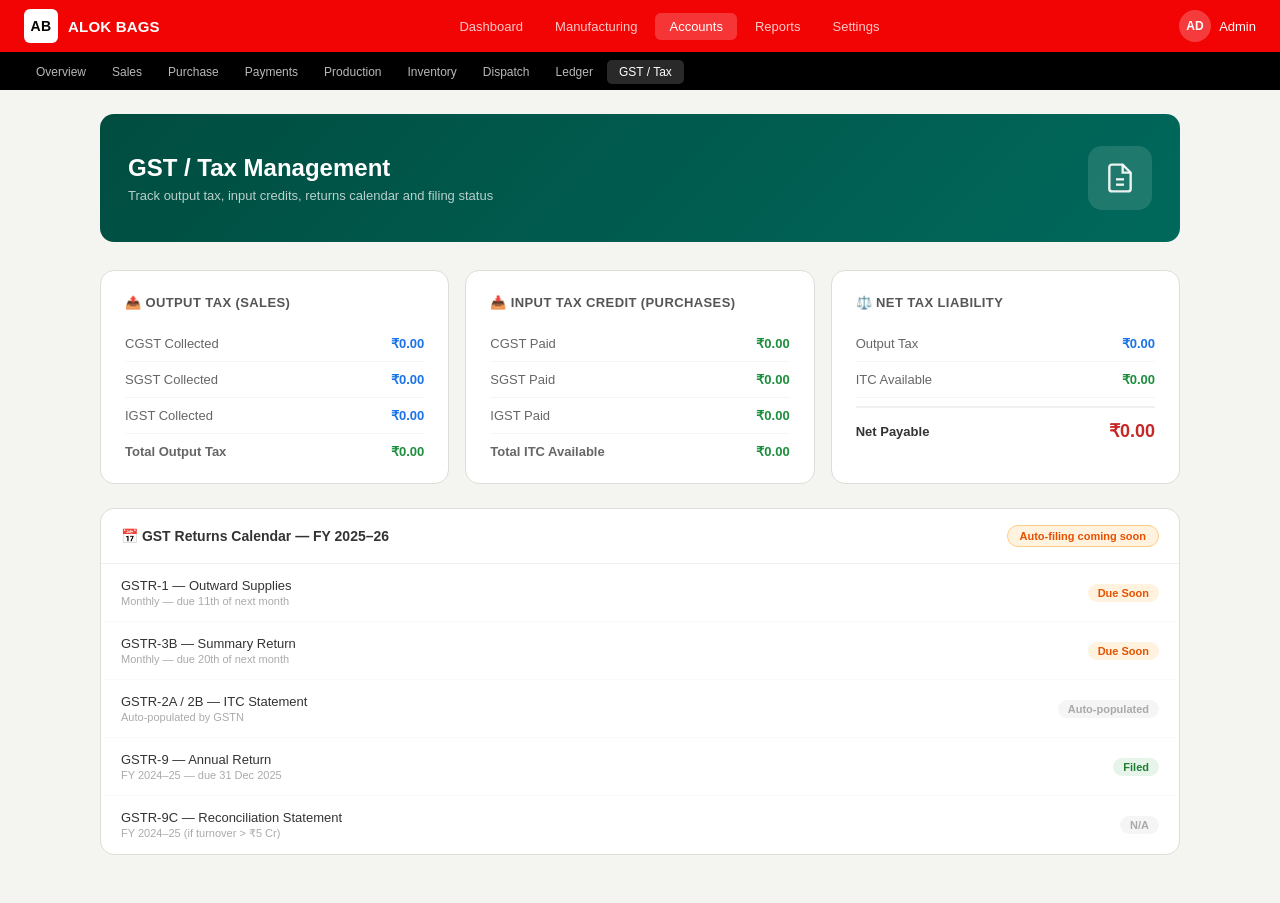
<file: alok bags 3/gst.html>
<!DOCTYPE html>
<html lang="en">
<head>
  <meta charset="UTF-8">
  <meta name="viewport" content="width=device-width, initial-scale=1.0">
  <title>ALOK BAGS — GST / Tax</title>
  <link rel="stylesheet" href="style.css">
  <style>
    .page-hero { background: linear-gradient(135deg, #004d40 0%, #00695c 100%); border-radius: 14px; padding: 32px 28px; margin-bottom: 28px; color: #fff; display: flex; align-items: center; justify-content: space-between; gap: 20px; }
    .page-hero h1 { font-size: 24px; font-weight: 700; margin-bottom: 6px; }
    .page-hero p { font-size: 13px; color: rgba(255,255,255,0.72); }
    .hero-icon { width: 64px; height: 64px; background: rgba(255,255,255,0.12); border-radius: 14px; display: flex; align-items: center; justify-content: center; flex-shrink: 0; }
    .gst-grid { display: grid; grid-template-columns: repeat(auto-fit, minmax(300px, 1fr)); gap: 16px; margin-bottom: 24px; }
    .gst-card { background: #fff; border-radius: 14px; border: 0.5px solid #e0ddd8; padding: 24px; }
    .gst-card h3 { font-size: 13px; font-weight: 600; color: #555; margin-bottom: 16px; text-transform: uppercase; letter-spacing: 0.4px; }
    .gst-row { display: flex; justify-content: space-between; align-items: center; padding: 10px 0; border-bottom: 1px solid #f5f5f5; font-size: 13px; }
    .gst-row:last-child { border-bottom: none; padding-bottom: 0; }
    .gst-row-label { color: #666; }
    .gst-row-val { font-weight: 600; color: #222; }
    .gst-row-val.green { color: #1e8e3e; }
    .gst-row-val.red { color: #c62828; }
    .gst-row-val.blue { color: #1a73e8; }
    .returns-section { background: #fff; border-radius: 14px; border: 0.5px solid #e0ddd8; overflow: hidden; }
    .returns-header { padding: 16px 20px; border-bottom: 1px solid #f0f0f0; display: flex; align-items: center; justify-content: space-between; }
    .returns-header h3 { font-size: 14px; font-weight: 600; color: #333; }
    .period-tabs { display: flex; gap: 6px; }
    .period-tab { padding: 5px 12px; border-radius: 6px; font-size: 12px; font-weight: 500; color: #666; cursor: pointer; border: 1px solid #e0e0e0; background: #fff; }
    .period-tab.active { background: #009688; color: #fff; border-color: #009688; }
    .returns-list { padding: 0; }
    .return-item { display: flex; align-items: center; justify-content: space-between; padding: 14px 20px; border-bottom: 1px solid #fafafa; }
    .return-item:last-child { border-bottom: none; }
    .return-name { font-size: 13px; font-weight: 500; color: #333; }
    .return-period { font-size: 11px; color: #aaa; margin-top: 2px; }
    .return-status { display: inline-block; padding: 3px 10px; border-radius: 10px; font-size: 11px; font-weight: 600; }
    .status-due { background: #fff3e0; color: #e65100; }
    .status-filed { background: #e6f4ea; color: #1e7e34; }
    .status-na { background: #f5f5f5; color: #aaa; }
    .badge-wip { display: inline-block; background: #fff3e0; color: #e65100; font-size: 11px; font-weight: 600; padding: 4px 12px; border-radius: 20px; border: 1px solid #ffcc80; }
  </style>
</head>
<body>

  <nav class="top-nav">
    <div class="top-nav__left">
      <a href="index.html" class="logo-box">AB</a>
      <a href="index.html" class="brand-name">ALOK BAGS</a>
    </div>
    <ul class="top-nav__links">
      <li><a href="index.html">Dashboard</a></li>
      <li><a href="manufacturing.html">Manufacturing</a></li>
      <li><a href="sales.html" class="active">Accounts</a></li>
      <li><a href="reports.html">Reports</a></li>
      <li><a href="settings.html">Settings</a></li>
    </ul>
    <div class="top-nav__user">
      <div class="avatar-chip">AD</div>
      <span class="user-name">Admin</span>
    </div>
  </nav>

  <nav class="sub-nav">
    <ul>
      <li><a href="index.html">Overview</a></li>
      <li><a href="sales.html">Sales</a></li>
      <li><a href="purchases.html">Purchase</a></li>
      <li><a href="payments.html">Payments</a></li>
      <li><a href="production.html">Production</a></li>
      <li><a href="inventory.html">Inventory</a></li>
      <li><a href="dispatch.html">Dispatch</a></li>
      <li><a href="ledger.html">Ledger</a></li>
      <li><a href="gst.html" class="active">GST / Tax</a></li>
    </ul>
  </nav>

  <main class="main-content">

    <div class="page-hero">
      <div>
        <h1>GST / Tax Management</h1>
        <p>Track output tax, input credits, returns calendar and filing status</p>
      </div>
      <div class="hero-icon">
        <svg viewBox="0 0 24 24" width="32" height="32" fill="none" stroke="rgba(255,255,255,0.9)" stroke-width="1.8">
          <path d="M14 2H6a2 2 0 0 0-2 2v16a2 2 0 0 0 2 2h12a2 2 0 0 0 2-2V8z"/>
          <polyline points="14 2 14 8 20 8"/>
          <line x1="9" y1="13" x2="15" y2="13"/>
          <line x1="9" y1="17" x2="15" y2="17"/>
        </svg>
      </div>
    </div>

    <!-- GST Summary Cards -->
    <div class="gst-grid">
      <div class="gst-card">
        <h3>📤 Output Tax (Sales)</h3>
        <div class="gst-row"><span class="gst-row-label">CGST Collected</span><span class="gst-row-val blue" id="cgst-out">Loading...</span></div>
        <div class="gst-row"><span class="gst-row-label">SGST Collected</span><span class="gst-row-val blue" id="sgst-out">Loading...</span></div>
        <div class="gst-row"><span class="gst-row-label">IGST Collected</span><span class="gst-row-val blue" id="igst-out">Loading...</span></div>
        <div class="gst-row"><span class="gst-row-label" style="font-weight:600;">Total Output Tax</span><span class="gst-row-val green" id="total-out">Loading...</span></div>
      </div>
      <div class="gst-card">
        <h3>📥 Input Tax Credit (Purchases)</h3>
        <div class="gst-row"><span class="gst-row-label">CGST Paid</span><span class="gst-row-val green" id="cgst-in">₹0.00</span></div>
        <div class="gst-row"><span class="gst-row-label">SGST Paid</span><span class="gst-row-val green" id="sgst-in">₹0.00</span></div>
        <div class="gst-row"><span class="gst-row-label">IGST Paid</span><span class="gst-row-val green" id="igst-in">₹0.00</span></div>
        <div class="gst-row"><span class="gst-row-label" style="font-weight:600;">Total ITC Available</span><span class="gst-row-val green" id="total-in">₹0.00</span></div>
      </div>
      <div class="gst-card">
        <h3>⚖️ Net Tax Liability</h3>
        <div class="gst-row"><span class="gst-row-label">Output Tax</span><span class="gst-row-val blue" id="net-out">Loading...</span></div>
        <div class="gst-row"><span class="gst-row-label">ITC Available</span><span class="gst-row-val green" id="net-itc">₹0.00</span></div>
        <div class="gst-row" style="margin-top:8px; padding-top:12px; border-top:2px solid #f0f0f0; border-bottom:none;">
          <span class="gst-row-label" style="font-weight:700; color:#333;">Net Payable</span>
          <span class="gst-row-val red" id="net-payable" style="font-size:18px;">Loading...</span>
        </div>
      </div>
    </div>

    <!-- GST Returns Calendar -->
    <div class="returns-section">
      <div class="returns-header">
        <h3>📅 GST Returns Calendar — FY 2025–26</h3>
        <span class="badge-wip">Auto-filing coming soon</span>
      </div>
      <div class="returns-list">
        <div class="return-item">
          <div><div class="return-name">GSTR-1 — Outward Supplies</div><div class="return-period">Monthly — due 11th of next month</div></div>
          <span class="return-status status-due">Due Soon</span>
        </div>
        <div class="return-item">
          <div><div class="return-name">GSTR-3B — Summary Return</div><div class="return-period">Monthly — due 20th of next month</div></div>
          <span class="return-status status-due">Due Soon</span>
        </div>
        <div class="return-item">
          <div><div class="return-name">GSTR-2A / 2B — ITC Statement</div><div class="return-period">Auto-populated by GSTN</div></div>
          <span class="return-status status-na">Auto-populated</span>
        </div>
        <div class="return-item">
          <div><div class="return-name">GSTR-9 — Annual Return</div><div class="return-period">FY 2024–25 — due 31 Dec 2025</div></div>
          <span class="return-status status-filed">Filed</span>
        </div>
        <div class="return-item">
          <div><div class="return-name">GSTR-9C — Reconciliation Statement</div><div class="return-period">FY 2024–25 (if turnover &gt; ₹5 Cr)</div></div>
          <span class="return-status status-na">N/A</span>
        </div>
      </div>
    </div>

  </main>

  <script>
    function fmt(n) {
      return '₹' + Number(n || 0).toLocaleString('en-IN', {minimumFractionDigits:2, maximumFractionDigits:2});
    }

    async function loadGSTSummary() {
      try {
        const res = await fetch('api/invoices.php');
        if (!res.ok) throw new Error('API error');
        const invoices = await res.json();

        let cgst = 0, sgst = 0, igst = 0;
        invoices.forEach(inv => {
          if (inv.bill_type === 'gst') {
            cgst += parseFloat(inv.cgst_amount || 0);
            sgst += parseFloat(inv.sgst_amount || 0);
            igst += parseFloat(inv.igst_amount || 0);
          }
        });

        const total = cgst + sgst + igst;
        document.getElementById('cgst-out').textContent = fmt(cgst);
        document.getElementById('sgst-out').textContent = fmt(sgst);
        document.getElementById('igst-out').textContent = fmt(igst);
        document.getElementById('total-out').textContent = fmt(total);
        document.getElementById('net-out').textContent = fmt(total);
        document.getElementById('net-payable').textContent = fmt(total);
      } catch(e) {
        ['cgst-out','sgst-out','igst-out','total-out','net-out','net-payable'].forEach(id => {
          document.getElementById(id).textContent = '₹0.00';
        });
      }
    }

    loadGSTSummary();
  </script>
</body>
</html>
</file>
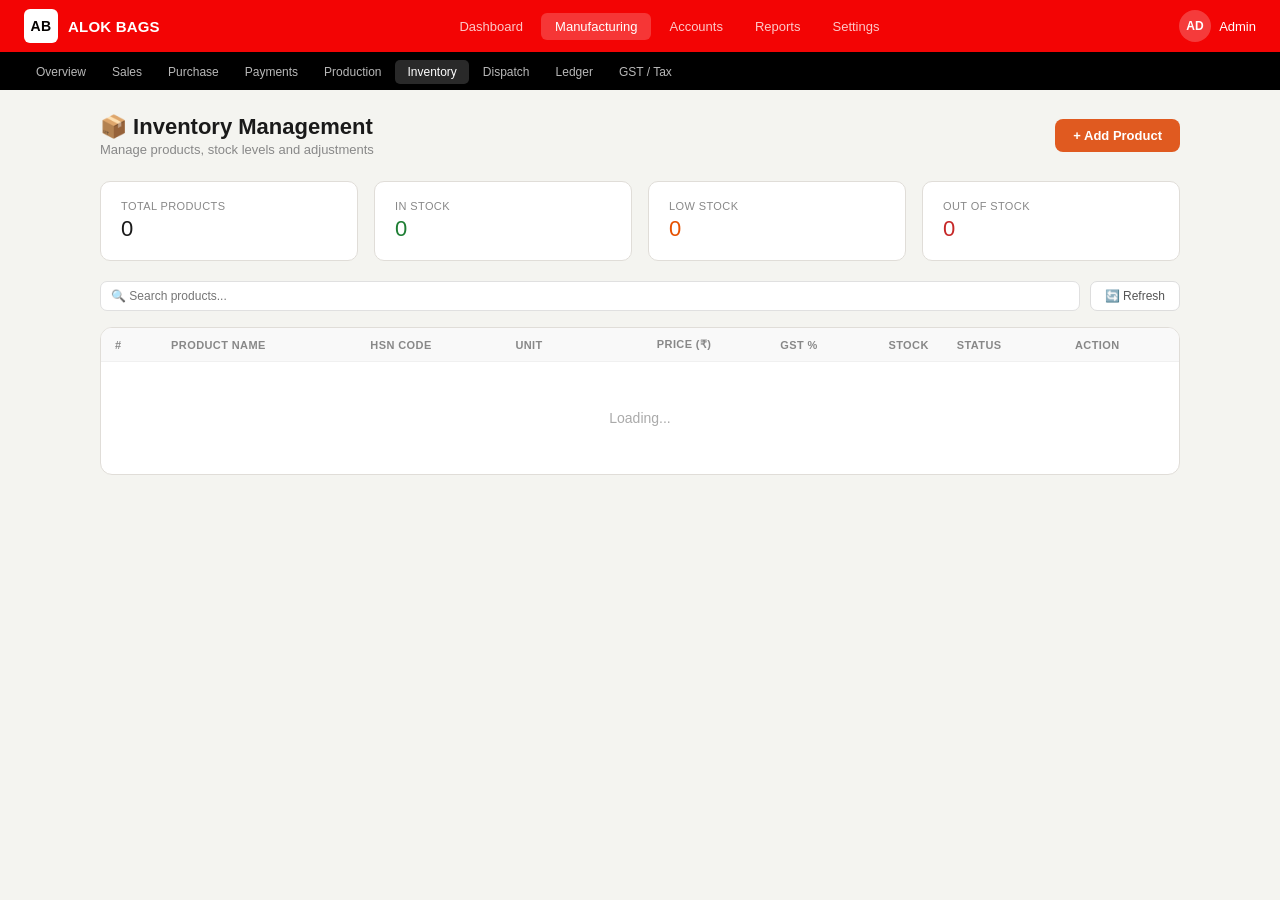
<file: alok bags 3/inventory.html>
<!DOCTYPE html>
<html lang="en">
<head>
  <meta charset="UTF-8">
  <meta name="viewport" content="width=device-width, initial-scale=1.0">
  <title>ALOK BAGS — Inventory</title>
  <link rel="stylesheet" href="style.css">
  <style>
    .page-header{display:flex;align-items:center;justify-content:space-between;margin-bottom:24px;flex-wrap:wrap;gap:12px}
    .page-header h1{font-size:22px;font-weight:700;color:#1a1a1a}
    .page-header p{font-size:13px;color:#888;margin-top:2px}
    .btn-primary{background:#E05A20;color:#fff;border:none;padding:9px 18px;border-radius:8px;font-size:13px;font-weight:600;cursor:pointer;display:inline-flex;align-items:center;gap:6px}
    .btn-primary:hover{background:#c84e18}
    .btn-outline{background:#fff;color:#555;border:1px solid #ddd;padding:7px 14px;border-radius:7px;font-size:12px;font-weight:500;cursor:pointer}
    .btn-outline:hover{border-color:#E05A20;color:#E05A20}
    .btn-sm{padding:5px 10px;font-size:11px;border-radius:6px}
    .btn-danger{background:#fff;color:#c62828;border:1px solid #fcc;padding:5px 10px;border-radius:6px;font-size:11px;cursor:pointer}
    .btn-danger:hover{background:#fce4ec}
    .btn-adjust{background:#e8f0fe;color:#1a73e8;border:1px solid #c5d7fb;padding:5px 10px;border-radius:6px;font-size:11px;cursor:pointer}
    .btn-adjust:hover{background:#d2e3fc}
    .actions-row{display:flex;gap:10px;margin-bottom:16px;flex-wrap:wrap;align-items:center}
    .actions-row input{border:1px solid #e0e0e0;border-radius:7px;padding:7px 10px;font-size:12px;outline:none;color:#444;flex:1;min-width:160px}
    .table-wrap{background:#fff;border-radius:12px;border:0.5px solid #e0ddd8;overflow:hidden}
    table{width:100%;border-collapse:collapse}
    th{background:#f9f9f9;font-size:11px;font-weight:600;color:#888;text-transform:uppercase;letter-spacing:.4px;padding:10px 14px;text-align:left;border-bottom:1px solid #f0f0f0}
    td{padding:11px 14px;font-size:13px;color:#444;border-bottom:1px solid #fafafa;vertical-align:middle}
    tr:last-child td{border-bottom:none}
    tr:hover td{background:#fafafa}
    .col-amt{text-align:right}
    .stock-badge{display:inline-block;padding:3px 9px;border-radius:20px;font-size:11px;font-weight:600}
    .s-ok{background:#e6f4ea;color:#1e7e34}
    .s-low{background:#fff3e0;color:#e65100}
    .s-out{background:#fce4ec;color:#c62828}
    /* Modal */
    .modal-overlay{position:fixed;inset:0;background:rgba(0,0,0,.45);z-index:200;display:none}
    .modal-overlay.open{display:block}
    .modal{position:fixed;top:50%;left:50%;transform:translate(-50%,-50%);background:#fff;border-radius:14px;width:520px;max-width:95vw;max-height:90vh;overflow-y:auto;z-index:201;display:none}
    .modal.open{display:block}
    .modal-head{display:flex;align-items:center;justify-content:space-between;padding:18px 22px;border-bottom:1px solid #f0f0f0}
    .modal-head h3{font-size:16px;font-weight:700;color:#222}
    .modal-close{background:none;border:none;cursor:pointer;color:#888;font-size:20px}
    .modal-body{padding:22px}
    .modal-foot{padding:14px 22px;border-top:1px solid #f0f0f0;display:flex;justify-content:flex-end;gap:10px;background:#fafafa;border-radius:0 0 14px 14px}
    .field{display:flex;flex-direction:column;gap:5px;margin-bottom:14px}
    .field label{font-size:11px;font-weight:600;color:#666;text-transform:uppercase;letter-spacing:.3px}
    .field input,.field select,.field textarea{border:1px solid #e0e0e0;border-radius:8px;padding:9px 11px;font-size:13px;color:#333;outline:none;width:100%;transition:border-color .2s}
    .field input:focus,.field select:focus{border-color:#E05A20;box-shadow:0 0 0 3px rgba(224,90,32,.08)}
    .field-row{display:grid;grid-template-columns:1fr 1fr;gap:14px}
    .adj-btn-row{display:grid;grid-template-columns:1fr 1fr;gap:10px;margin-bottom:14px}
    .adj-option{border:2px solid #e0e0e0;border-radius:8px;padding:12px;text-align:center;cursor:pointer;transition:border-color .2s}
    .adj-option.selected-add{border-color:#1e7e34;background:#e6f4ea}
    .adj-option.selected-rem{border-color:#c62828;background:#fce4ec}
    .adj-option .icon{font-size:24px;margin-bottom:4px}
    .adj-option .label{font-size:12px;font-weight:600}
    .toast{position:fixed;bottom:24px;right:24px;background:#333;color:#fff;padding:12px 20px;border-radius:10px;font-size:13px;opacity:0;pointer-events:none;transition:opacity .3s;z-index:999}
    .toast.show{opacity:1}
    .empty-state{text-align:center;padding:48px;color:#aaa;font-size:14px}
  </style>
</head>
<body>
  <nav class="top-nav">
    <div class="top-nav__left">
      <a href="index.html" class="logo-box">AB</a>
      <a href="index.html" class="brand-name">ALOK BAGS</a>
    </div>
    <ul class="top-nav__links">
      <li><a href="index.html">Dashboard</a></li>
      <li><a href="manufacturing.html" class="active">Manufacturing</a></li>
      <li><a href="sales.html">Accounts</a></li>
      <li><a href="reports.html">Reports</a></li>
      <li><a href="settings.html">Settings</a></li>
    </ul>
    <div class="top-nav__user"><div class="avatar-chip">AD</div><span class="user-name">Admin</span></div>
  </nav>
  <nav class="sub-nav">
    <ul>
      <li><a href="index.html">Overview</a></li>
      <li><a href="sales.html">Sales</a></li>
      <li><a href="purchases.html">Purchase</a></li>
      <li><a href="payments.html">Payments</a></li>
      <li><a href="production.html">Production</a></li>
      <li><a href="inventory.html" class="active">Inventory</a></li>
      <li><a href="dispatch.html">Dispatch</a></li>
      <li><a href="ledger.html">Ledger</a></li>
      <li><a href="gst.html">GST / Tax</a></li>
    </ul>
  </nav>

  <main class="main-content">
    <div class="page-header">
      <div>
        <h1>📦 Inventory Management</h1>
        <p>Manage products, stock levels and adjustments</p>
      </div>
      <button class="btn-primary" onclick="openAddModal()">+ Add Product</button>
    </div>

    <section class="stats-row" style="margin-bottom:20px">
      <div class="stat-card"><span class="stat-label">Total Products</span><span class="stat-value" id="st-total">0</span></div>
      <div class="stat-card"><span class="stat-label">In Stock</span><span class="stat-value" id="st-ok" style="color:#1e7e34">0</span></div>
      <div class="stat-card"><span class="stat-label">Low Stock</span><span class="stat-value" id="st-low" style="color:#e65100">0</span></div>
      <div class="stat-card"><span class="stat-label">Out of Stock</span><span class="stat-value" id="st-out" style="color:#c62828">0</span></div>
    </section>

    <div class="actions-row">
      <input type="text" id="search-inp" placeholder="🔍 Search products..." oninput="filterTable()">
      <button class="btn-outline" onclick="loadProducts()">🔄 Refresh</button>
    </div>

    <div class="table-wrap">
      <table>
        <thead>
          <tr>
            <th>#</th><th>Product Name</th><th>HSN Code</th><th>Unit</th>
            <th class="col-amt">Price (₹)</th><th class="col-amt">GST %</th>
            <th class="col-amt">Stock</th><th>Status</th><th>Action</th>
          </tr>
        </thead>
        <tbody id="inv-tbody">
          <tr><td colspan="9" class="empty-state">Loading...</td></tr>
        </tbody>
      </table>
    </div>
  </main>

  <!-- Add/Edit Product Modal -->
  <div class="modal-overlay" id="prod-overlay" onclick="closeProductModal()"></div>
  <div class="modal" id="prod-modal">
    <div class="modal-head">
      <h3 id="prod-modal-title">Add Product</h3>
      <button class="modal-close" onclick="closeProductModal()">✕</button>
    </div>
    <div class="modal-body">
      <input type="hidden" id="prod-id">
      <div class="field">
        <label>Product Name *</label>
        <input type="text" id="prod-name" placeholder="e.g. D-Cut Bag 12x15">
      </div>
      <div class="field-row">
        <div class="field"><label>HSN Code</label><input type="text" id="prod-hsn" placeholder="e.g. 6305"></div>
        <div class="field"><label>Unit</label>
          <select id="prod-unit">
            <option value="pcs">pcs</option><option value="kg">kg</option>
            <option value="mtr">mtr</option><option value="box">box</option>
            <option value="roll">roll</option><option value="set">set</option>
          </select>
        </div>
      </div>
      <div class="field-row">
        <div class="field"><label>Sale Price (₹)</label><input type="number" id="prod-price" step="0.01" min="0" placeholder="0.00"></div>
        <div class="field"><label>GST Rate %</label>
          <select id="prod-gst">
            <option value="0">0%</option><option value="5">5%</option>
            <option value="12">12%</option><option value="18" selected>18%</option>
            <option value="28">28%</option>
          </select>
        </div>
      </div>
      <div class="field"><label>Opening Stock</label><input type="number" id="prod-stock" min="0" step="1" placeholder="0"></div>
    </div>
    <div class="modal-foot">
      <button class="btn-outline" onclick="closeProductModal()">Cancel</button>
      <button class="btn-primary" onclick="saveProduct()">💾 Save Product</button>
    </div>
  </div>

  <!-- Stock Adjustment Modal -->
  <div class="modal-overlay" id="adj-overlay" onclick="closeAdjModal()"></div>
  <div class="modal" id="adj-modal">
    <div class="modal-head">
      <h3 id="adj-title">Adjust Stock</h3>
      <button class="modal-close" onclick="closeAdjModal()">✕</button>
    </div>
    <div class="modal-body">
      <input type="hidden" id="adj-id">
      <div class="adj-btn-row">
        <div class="adj-option selected-add" id="adj-add-btn" onclick="setAdjType('add')">
          <div class="icon">➕</div><div class="label" style="color:#1e7e34">Add Stock (IN)</div>
        </div>
        <div class="adj-option" id="adj-rem-btn" onclick="setAdjType('remove')">
          <div class="icon">➖</div><div class="label" style="color:#c62828">Remove Stock (OUT)</div>
        </div>
      </div>
      <div class="field">
        <label>Quantity to <span id="adj-action-label">Add</span></label>
        <input type="number" id="adj-qty" min="1" step="1" placeholder="Enter quantity">
      </div>
      <div style="font-size:13px;color:#888;margin-top:4px">
        Current stock: <strong id="adj-current">—</strong>
      </div>
    </div>
    <div class="modal-foot">
      <button class="btn-outline" onclick="closeAdjModal()">Cancel</button>
      <button class="btn-primary" onclick="saveAdj()">✅ Apply Adjustment</button>
    </div>
  </div>

  <div class="toast" id="toast"></div>
  <script>
    const API = 'api';
    let allProducts = [];
    let adjType = 'add';

    function toast(msg, ok=true) {
      const t = document.getElementById('toast');
      t.textContent = msg;
      t.style.background = ok ? '#333' : '#c62828';
      t.classList.add('show');
      setTimeout(() => t.classList.remove('show'), 3000);
    }

    function stockBadge(stock) {
      if (stock <= 0) return '<span class="stock-badge s-out">Out of Stock</span>';
      if (stock < 50) return '<span class="stock-badge s-low">Low Stock</span>';
      return '<span class="stock-badge s-ok">In Stock</span>';
    }

    async function loadProducts() {
      const r = await fetch(`${API}/products.php`);
      allProducts = r.ok ? await r.json() : [];
      let ok=0, low=0, out=0;
      allProducts.forEach(p => {
        const s = parseInt(p.stock) || 0;
        if(s<=0) out++; else if(s<50) low++; else ok++;
      });
      document.getElementById('st-total').textContent = allProducts.length;
      document.getElementById('st-ok').textContent = ok;
      document.getElementById('st-low').textContent = low;
      document.getElementById('st-out').textContent = out;
      filterTable();
    }

    function filterTable() {
      const q = document.getElementById('search-inp').value.toLowerCase();
      const filtered = allProducts.filter(p => p.name.toLowerCase().includes(q) || (p.hsn||'').includes(q));
      const tbody = document.getElementById('inv-tbody');
      if (!filtered.length) { tbody.innerHTML = '<tr><td colspan="9" class="empty-state">No products found. Click "+ Add Product" to add one.</td></tr>'; return; }
      tbody.innerHTML = filtered.map((p, i) => {
        const stock = parseInt(p.stock) || 0;
        return `<tr>
          <td style="color:#aaa">${i+1}</td>
          <td><strong>${p.name}</strong></td>
          <td>${p.hsn || '—'}</td>
          <td>${p.unit || 'pcs'}</td>
          <td class="col-amt">₹${parseFloat(p.price).toFixed(2)}</td>
          <td class="col-amt">${parseFloat(p.gst_rate).toFixed(0)}%</td>
          <td class="col-amt" style="font-weight:700;font-size:15px">${stock}</td>
          <td>${stockBadge(stock)}</td>
          <td style="display:flex;gap:4px;flex-wrap:wrap">
            <button class="btn-adjust btn-sm" onclick="openAdjModal(${p.id},'${p.name}',${stock})">± Stock</button>
            <button class="btn-outline btn-sm" onclick="editProduct(${p.id})">Edit</button>
            <button class="btn-danger btn-sm" onclick="deleteProduct(${p.id},'${p.name}')">Del</button>
          </td>
        </tr>`;
      }).join('');
    }

    // Product Modal
    function openAddModal() {
      document.getElementById('prod-modal-title').textContent = 'Add Product';
      document.getElementById('prod-id').value = '';
      document.getElementById('prod-name').value = '';
      document.getElementById('prod-hsn').value = '';
      document.getElementById('prod-unit').value = 'pcs';
      document.getElementById('prod-price').value = '';
      document.getElementById('prod-gst').value = '18';
      document.getElementById('prod-stock').value = '';
      document.getElementById('prod-overlay').classList.add('open');
      document.getElementById('prod-modal').classList.add('open');
    }

    function editProduct(id) {
      const p = allProducts.find(x => x.id == id);
      if (!p) return;
      document.getElementById('prod-modal-title').textContent = 'Edit Product';
      document.getElementById('prod-id').value = p.id;
      document.getElementById('prod-name').value = p.name;
      document.getElementById('prod-hsn').value = p.hsn || '';
      document.getElementById('prod-unit').value = p.unit || 'pcs';
      document.getElementById('prod-price').value = p.price || '';
      document.getElementById('prod-gst').value = p.gst_rate || '18';
      document.getElementById('prod-stock').value = p.stock || 0;
      document.getElementById('prod-overlay').classList.add('open');
      document.getElementById('prod-modal').classList.add('open');
    }

    function closeProductModal() {
      document.getElementById('prod-overlay').classList.remove('open');
      document.getElementById('prod-modal').classList.remove('open');
    }

    async function saveProduct() {
      const id = document.getElementById('prod-id').value;
      const name = document.getElementById('prod-name').value.trim();
      if (!name) { toast('Product name is required', false); return; }
      const payload = {
        name, hsn: document.getElementById('prod-hsn').value,
        unit: document.getElementById('prod-unit').value,
        price: parseFloat(document.getElementById('prod-price').value) || 0,
        gst_rate: parseFloat(document.getElementById('prod-gst').value) || 18,
        stock: parseInt(document.getElementById('prod-stock').value) || 0
      };
      const method = id ? 'PUT' : 'POST';
      const url = id ? `${API}/products.php?id=${id}` : `${API}/products.php`;
      const r = await fetch(url, { method, headers:{'Content-Type':'application/json'}, body: JSON.stringify(payload) });
      if (r.ok) { toast(id ? '✅ Product updated' : '✅ Product added'); closeProductModal(); loadProducts(); }
      else { const d = await r.json(); toast('Error: ' + (d.error||'Failed'), false); }
    }

    async function deleteProduct(id, name) {
      if (!confirm(`Delete product "${name}"?`)) return;
      const r = await fetch(`${API}/products.php?id=${id}`, { method: 'DELETE' });
      if (r.ok) { toast('🗑️ Product deleted'); loadProducts(); }
      else toast('Error deleting product', false);
    }

    // Adjustment Modal
    function setAdjType(type) {
      adjType = type;
      document.getElementById('adj-add-btn').className = 'adj-option' + (type==='add' ? ' selected-add' : '');
      document.getElementById('adj-rem-btn').className = 'adj-option' + (type==='remove' ? ' selected-rem' : '');
      document.getElementById('adj-action-label').textContent = type==='add' ? 'Add' : 'Remove';
    }

    function openAdjModal(id, name, stock) {
      document.getElementById('adj-title').textContent = `Adjust Stock — ${name}`;
      document.getElementById('adj-id').value = id;
      document.getElementById('adj-qty').value = '';
      document.getElementById('adj-current').textContent = stock;
      setAdjType('add');
      document.getElementById('adj-overlay').classList.add('open');
      document.getElementById('adj-modal').classList.add('open');
    }

    function closeAdjModal() {
      document.getElementById('adj-overlay').classList.remove('open');
      document.getElementById('adj-modal').classList.remove('open');
    }

    async function saveAdj() {
      const id = document.getElementById('adj-id').value;
      const qty = parseInt(document.getElementById('adj-qty').value);
      if (!qty || qty <= 0) { toast('Enter a valid quantity', false); return; }
      const adjust = adjType === 'add' ? qty : -qty;
      const r = await fetch(`${API}/products.php?id=${id}`, {
        method: 'PUT', headers: {'Content-Type':'application/json'},
        body: JSON.stringify({ stock_adjust: adjust })
      });
      if (r.ok) { toast(`✅ Stock ${adjType === 'add' ? 'added' : 'removed'}: ${qty} units`); closeAdjModal(); loadProducts(); }
      else toast('Error adjusting stock', false);
    }

    loadProducts();
  </script>
</body>
</html>
</file>
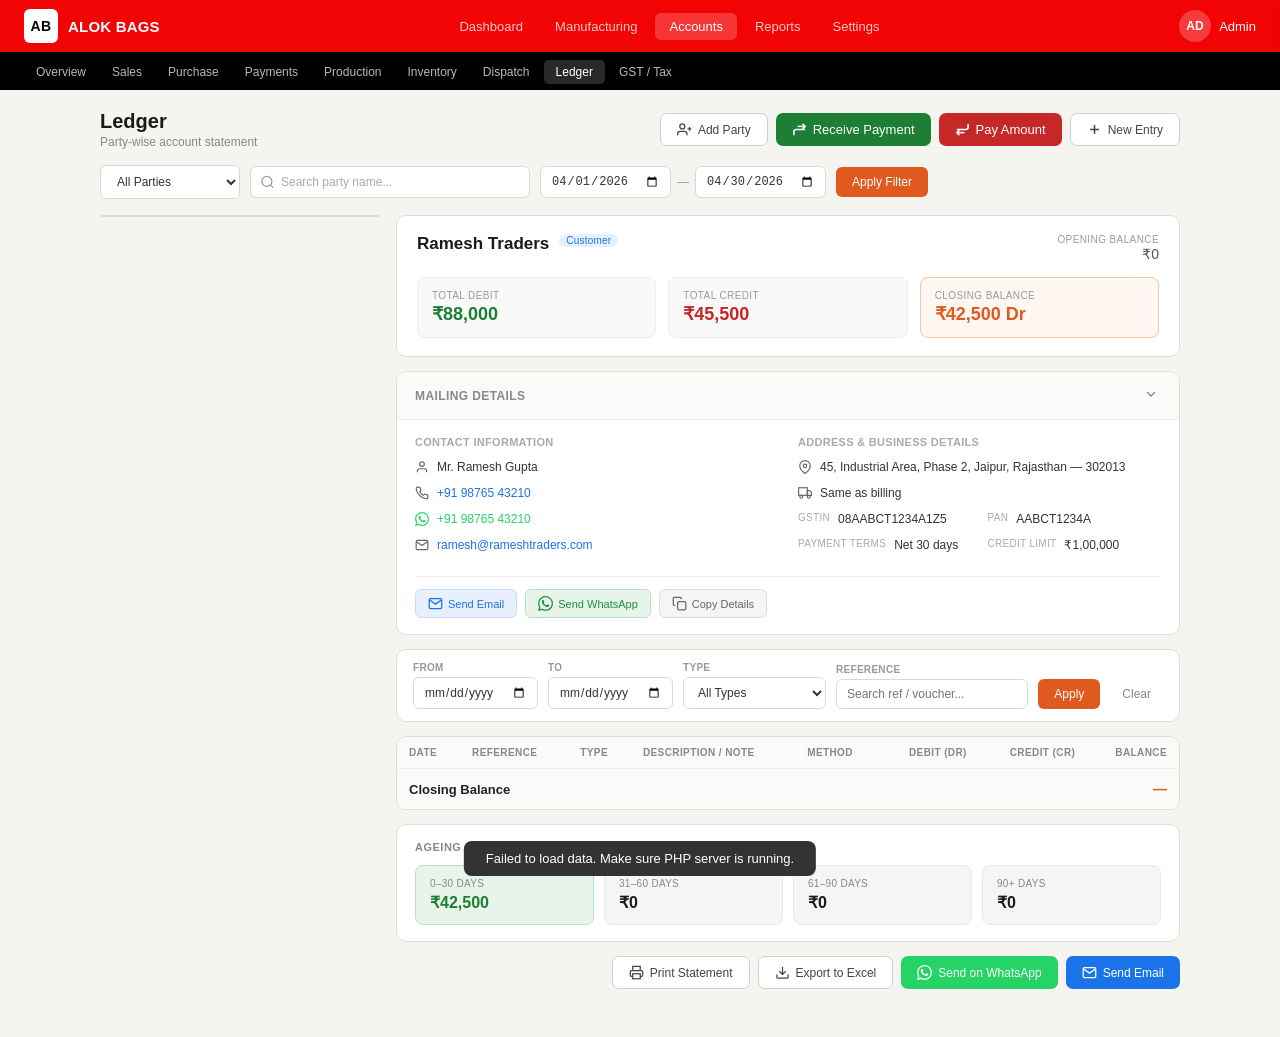
<file: alok bags 3/ledger.html>
<!DOCTYPE html>
<html lang="en">

<head>
  <meta charset="UTF-8">
  <meta name="viewport" content="width=device-width, initial-scale=1.0">
  <meta name="description" content="ALOK BAGS — Ledger Module: Party-wise account statements">
  <title>ALOK BAGS — Ledger</title>
  <link rel="stylesheet" href="style.css">
  <link rel="stylesheet" href="ledger.css">
</head>

<body>

  <!-- ═══════════ TOP NAVBAR ═══════════ -->
  <nav class="top-nav" id="top-nav">
    <div class="top-nav__left">
      <a href="index.html" class="logo-box" id="logo-box">AB</a>
      <a href="index.html" class="brand-name">ALOK BAGS</a>
    </div>
    <ul class="top-nav__links" id="main-nav-links">
      <li><a href="index.html" id="nav-dashboard">Dashboard</a></li>
      <li><a href="manufacturing.html" id="nav-manufacturing">Manufacturing</a></li>
      <li><a href="sales.html" class="active" id="nav-accounts">Accounts</a></li>
      <li><a href="reports.html" id="nav-reports">Reports</a></li>
      <li><a href="settings.html" id="nav-settings">Settings</a></li>
    </ul>
    <div class="top-nav__user" id="user-chip">
      <div class="avatar-chip">AD</div>
      <span class="user-name">Admin</span>
    </div>
  </nav>

  <!-- ═══════════ SUB NAVBAR ═══════════ -->
  <nav class="sub-nav" id="sub-nav">
    <ul>
      <li><a href="index.html" id="sub-overview">Overview</a></li>
      <li><a href="sales.html" id="sub-sales">Sales</a></li>
      <li><a href="purchases.html" id="sub-purchase">Purchase</a></li>
      <li><a href="payments.html" id="sub-payments">Payments</a></li>
      <li><a href="#" id="sub-production">Production</a></li>
      <li><a href="#" id="sub-inventory">Inventory</a></li>
      <li><a href="#" id="sub-dispatch">Dispatch</a></li>
      <li><a href="ledger.html" class="active" id="sub-ledger">Ledger</a></li>
      <li><a href="#" id="sub-gst">GST / Tax</a></li>
    </ul>
  </nav>

  <!-- ═══════════ PAGE HEADER ═══════════ -->
  <header class="page-header" id="page-header">
    <div class="page-header__left">
      <h1 class="page-title">Ledger</h1>
      <p class="page-subtitle">Party-wise account statement</p>
    </div>
    <div class="page-header__actions">
      <button class="btn-outline" id="btn-add-party" onclick="openNewPartyModal()">
        <svg viewBox="0 0 24 24" width="15" height="15" fill="none" stroke="currentColor" stroke-width="2"><path d="M16 21v-2a4 4 0 0 0-4-4H5a4 4 0 0 0-4 4v2"/><circle cx="8.5" cy="7" r="4"/><line x1="20" y1="8" x2="20" y2="14"/><line x1="23" y1="11" x2="17" y2="11"/></svg>
        Add Party
      </button>
      <button class="btn-receive" id="btn-receive-payment" onclick="openPaymentModal('receive')">
        <svg viewBox="0 0 24 24" width="15" height="15" fill="none" stroke="currentColor" stroke-width="2.5"><polyline points="17 11 21 7 17 3"/><line x1="21" y1="7" x2="9" y2="7"/><path d="M3 21v-5a4 4 0 0 1 4-4h14"/></svg>
        Receive Payment
      </button>
      <button class="btn-pay" id="btn-pay-amount" onclick="openPaymentModal('pay')">
        <svg viewBox="0 0 24 24" width="15" height="15" fill="none" stroke="currentColor" stroke-width="2.5"><polyline points="7 13 3 17 7 21"/><line x1="3" y1="17" x2="15" y2="17"/><path d="M21 3v5a4 4 0 0 1-4 4H3"/></svg>
        Pay Amount
      </button>
      <button class="btn-outline" id="btn-new-entry" onclick="openNewEntryModal()">
        <svg viewBox="0 0 24 24" width="15" height="15" fill="none" stroke="currentColor" stroke-width="2.5"><line x1="12" y1="5" x2="12" y2="19"/><line x1="5" y1="12" x2="19" y2="12"/></svg>
        New Entry
      </button>
    </div>
  </header>

  <!-- ═══════════ FILTER BAR ═══════════ -->
  <div class="filter-bar" id="filter-bar">
    <select class="filter-select" id="filter-party-type">
      <option value="all">All Parties</option>
      <option value="customer">Customers</option>
      <option value="supplier">Suppliers</option>
      <option value="bank">Banks</option>
      <option value="expense">Expenses</option>
    </select>
    <div class="filter-search-wrap">
      <svg class="filter-search-icon" viewBox="0 0 24 24" width="15" height="15" fill="none" stroke="#999" stroke-width="2"><circle cx="11" cy="11" r="8"/><line x1="21" y1="21" x2="16.65" y2="16.65"/></svg>
      <input type="text" class="filter-search" id="filter-search" placeholder="Search party name...">
    </div>
    <div class="filter-dates">
      <input type="date" class="filter-date" id="filter-from" value="2026-04-01">
      <span class="filter-date-sep">—</span>
      <input type="date" class="filter-date" id="filter-to" value="2026-04-30">
    </div>
    <button class="btn-filter" id="btn-apply-filter" onclick="applyFilter()">Apply Filter</button>
  </div>

  <!-- ═══════════ MAIN LAYOUT ═══════════ -->
  <div class="ledger-layout" id="ledger-layout">

    <!-- ── LEFT SIDEBAR: Party List ── -->
    <aside class="party-sidebar" id="party-sidebar">
      <div class="party-list" id="party-list">
        <!-- Populated by JS -->
      </div>
    </aside>

    <!-- ── RIGHT PANEL: Statement ── -->
    <section class="ledger-main" id="ledger-main">

      <!-- Party Header Card -->
      <div class="party-header-card" id="party-header-card">
        <div class="phc-top">
          <div class="phc-name-wrap">
            <h2 class="phc-name" id="phc-name">Ramesh Traders</h2>
            <span class="party-badge badge-customer" id="phc-badge">Customer</span>
            <span class="payment-status-badge" id="phc-status-badge"></span>
          </div>
          <div class="phc-opening">
            <span class="phc-opening-label">Opening Balance</span>
            <span class="phc-opening-value" id="phc-opening">₹0</span>
          </div>
        </div>
        <div class="phc-metrics">
          <div class="metric-box">
            <span class="metric-label">Total Debit</span>
            <span class="metric-value metric-debit" id="phc-total-debit">₹88,000</span>
          </div>
          <div class="metric-box">
            <span class="metric-label">Total Credit</span>
            <span class="metric-value metric-credit" id="phc-total-credit">₹45,500</span>
          </div>
          <div class="metric-box metric-box--highlight">
            <span class="metric-label">Closing Balance</span>
            <span class="metric-value metric-closing" id="phc-closing">₹42,500 Dr</span>
          </div>
        </div>
      </div>

      <!-- Mailing Details Card -->
      <div class="mailing-card" id="mailing-card">
        <div class="mailing-card__header">
          <span class="mailing-card__title">Mailing Details</span>
          <button class="mailing-card__toggle" id="mailing-toggle" onclick="toggleMailing()">
            <svg viewBox="0 0 24 24" width="16" height="16" fill="none" stroke="currentColor" stroke-width="2"><polyline points="6 9 12 15 18 9"/></svg>
          </button>
        </div>
        <div class="mailing-card__body" id="mailing-body">
          <div class="mailing-grid">
            <!-- LEFT: Contact Information -->
            <div class="mailing-col">
              <h3 class="mailing-col__title">Contact Information</h3>
              <div class="mailing-field">
                <svg viewBox="0 0 24 24" width="14" height="14" fill="none" stroke="#666" stroke-width="2"><path d="M20 21v-2a4 4 0 0 0-4-4H8a4 4 0 0 0-4 4v2"/><circle cx="12" cy="7" r="4"/></svg>
                <span class="mailing-field__value" id="mail-contact">Mr. Ramesh Gupta</span>
              </div>
              <div class="mailing-field">
                <svg viewBox="0 0 24 24" width="14" height="14" fill="none" stroke="#666" stroke-width="2"><path d="M22 16.92v3a2 2 0 0 1-2.18 2 19.79 19.79 0 0 1-8.63-3.07 19.5 19.5 0 0 1-6-6 19.79 19.79 0 0 1-3.07-8.67A2 2 0 0 1 4.11 2h3a2 2 0 0 1 2 1.72c.127.96.361 1.903.7 2.81a2 2 0 0 1-.45 2.11L8.09 9.91a16 16 0 0 0 6 6l1.27-1.27a2 2 0 0 1 2.11-.45c.907.339 1.85.573 2.81.7A2 2 0 0 1 22 16.92z"/></svg>
                <a href="tel:+919876543210" class="mailing-field__link" id="mail-mobile">+91 98765 43210</a>
              </div>
              <div class="mailing-field">
                <svg viewBox="0 0 24 24" width="14" height="14" fill="#25d366"><path d="M17.472 14.382c-.297-.149-1.758-.867-2.03-.967-.273-.099-.471-.148-.67.15-.197.297-.767.966-.94 1.164-.173.199-.347.223-.644.075-.297-.15-1.255-.463-2.39-1.475-.883-.788-1.48-1.761-1.653-2.059-.173-.297-.018-.458.13-.606.134-.133.298-.347.446-.52.149-.174.198-.298.298-.497.099-.198.05-.371-.025-.52-.075-.149-.669-1.612-.916-2.207-.242-.579-.487-.5-.669-.51-.173-.008-.371-.01-.57-.01-.198 0-.52.074-.792.372-.272.297-1.04 1.016-1.04 2.479 0 1.462 1.065 2.875 1.213 3.074.149.198 2.096 3.2 5.077 4.487.709.306 1.262.489 1.694.625.712.227 1.36.195 1.871.118.571-.085 1.758-.719 2.006-1.413.248-.694.248-1.289.173-1.413-.074-.124-.272-.198-.57-.347m-5.421 7.403h-.004a9.87 9.87 0 0 1-5.031-1.378l-.361-.214-3.741.981.998-3.648-.235-.374a9.86 9.86 0 0 1-1.51-5.26c.001-5.45 4.436-9.884 9.888-9.884 2.64 0 5.122 1.03 6.988 2.898a9.825 9.825 0 0 1 2.893 6.994c-.003 5.45-4.437 9.884-9.885 9.884m8.413-18.297A11.815 11.815 0 0 0 12.05 0C5.495 0 .16 5.335.157 11.892c0 2.096.547 4.142 1.588 5.945L.057 24l6.305-1.654a11.882 11.882 0 0 0 5.683 1.448h.005c6.554 0 11.89-5.335 11.893-11.893a11.821 11.821 0 0 0-3.48-8.413z"/></svg>
                <a href="https://wa.me/919876543210" target="_blank" class="mailing-field__link mailing-field__link--wa" id="mail-whatsapp">+91 98765 43210</a>
              </div>
              <div class="mailing-field">
                <svg viewBox="0 0 24 24" width="14" height="14" fill="none" stroke="#666" stroke-width="2"><path d="M4 4h16c1.1 0 2 .9 2 2v12c0 1.1-.9 2-2 2H4c-1.1 0-2-.9-2-2V6c0-1.1.9-2 2-2z"/><polyline points="22,6 12,13 2,6"/></svg>
                <a href="mailto:ramesh@rameshtraders.com" class="mailing-field__link" id="mail-email">ramesh@rameshtraders.com</a>
              </div>
            </div>
            <!-- RIGHT: Address & Business -->
            <div class="mailing-col">
              <h3 class="mailing-col__title">Address & Business Details</h3>
              <div class="mailing-field">
                <svg viewBox="0 0 24 24" width="14" height="14" fill="none" stroke="#666" stroke-width="2"><path d="M21 10c0 7-9 13-9 13s-9-6-9-13a9 9 0 0 1 18 0z"/><circle cx="12" cy="10" r="3"/></svg>
                <span class="mailing-field__value" id="mail-billing">45, Industrial Area, Phase 2, Jaipur, Rajasthan — 302013</span>
              </div>
              <div class="mailing-field">
                <svg viewBox="0 0 24 24" width="14" height="14" fill="none" stroke="#666" stroke-width="2"><rect x="1" y="3" width="15" height="13"/><polygon points="16 8 20 8 23 11 23 16 16 16 16 8"/><circle cx="5.5" cy="18.5" r="2.5"/><circle cx="18.5" cy="18.5" r="2.5"/></svg>
                <span class="mailing-field__value" id="mail-shipping">Same as billing</span>
              </div>
              <div class="mailing-field-row">
                <div class="mailing-field mailing-field--half">
                  <span class="mailing-field__label">GSTIN</span>
                  <span class="mailing-field__value" id="mail-gstin">08AABCT1234A1Z5</span>
                </div>
                <div class="mailing-field mailing-field--half">
                  <span class="mailing-field__label">PAN</span>
                  <span class="mailing-field__value" id="mail-pan">AABCT1234A</span>
                </div>
              </div>
              <div class="mailing-field-row">
                <div class="mailing-field mailing-field--half">
                  <span class="mailing-field__label">Payment Terms</span>
                  <span class="mailing-field__value" id="mail-terms">Net 30 days</span>
                </div>
                <div class="mailing-field mailing-field--half">
                  <span class="mailing-field__label">Credit Limit</span>
                  <span class="mailing-field__value" id="mail-credit">₹1,00,000</span>
                </div>
              </div>
            </div>
          </div>
          <!-- Mailing Footer Actions -->
          <div class="mailing-actions">
            <button class="mailing-action-btn mailing-action-btn--email" id="btn-mail-send-email" onclick="openEmailPanel()">
              <svg viewBox="0 0 24 24" width="15" height="15" fill="none" stroke="currentColor" stroke-width="2"><path d="M4 4h16c1.1 0 2 .9 2 2v12c0 1.1-.9 2-2 2H4c-1.1 0-2-.9-2-2V6c0-1.1.9-2 2-2z"/><polyline points="22,6 12,13 2,6"/></svg>
              Send Email
            </button>
            <button class="mailing-action-btn mailing-action-btn--wa" id="btn-mail-send-wa" onclick="sendWhatsApp()">
              <svg viewBox="0 0 24 24" width="15" height="15" fill="currentColor"><path d="M17.472 14.382c-.297-.149-1.758-.867-2.03-.967-.273-.099-.471-.148-.67.15-.197.297-.767.966-.94 1.164-.173.199-.347.223-.644.075-.297-.15-1.255-.463-2.39-1.475-.883-.788-1.48-1.761-1.653-2.059-.173-.297-.018-.458.13-.606.134-.133.298-.347.446-.52.149-.174.198-.298.298-.497.099-.198.05-.371-.025-.52-.075-.149-.669-1.612-.916-2.207-.242-.579-.487-.5-.669-.51-.173-.008-.371-.01-.57-.01-.198 0-.52.074-.792.372-.272.297-1.04 1.016-1.04 2.479 0 1.462 1.065 2.875 1.213 3.074.149.198 2.096 3.2 5.077 4.487.709.306 1.262.489 1.694.625.712.227 1.36.195 1.871.118.571-.085 1.758-.719 2.006-1.413.248-.694.248-1.289.173-1.413-.074-.124-.272-.198-.57-.347m-5.421 7.403h-.004a9.87 9.87 0 0 1-5.031-1.378l-.361-.214-3.741.981.998-3.648-.235-.374a9.86 9.86 0 0 1-1.51-5.26c.001-5.45 4.436-9.884 9.888-9.884 2.64 0 5.122 1.03 6.988 2.898a9.825 9.825 0 0 1 2.893 6.994c-.003 5.45-4.437 9.884-9.885 9.884m8.413-18.297A11.815 11.815 0 0 0 12.05 0C5.495 0 .16 5.335.157 11.892c0 2.096.547 4.142 1.588 5.945L.057 24l6.305-1.654a11.882 11.882 0 0 0 5.683 1.448h.005c6.554 0 11.89-5.335 11.893-11.893a11.821 11.821 0 0 0-3.48-8.413z"/></svg>
              Send WhatsApp
            </button>
            <button class="mailing-action-btn mailing-action-btn--copy" id="btn-mail-copy" onclick="copyPartyDetails()">
              <svg viewBox="0 0 24 24" width="15" height="15" fill="none" stroke="currentColor" stroke-width="2"><rect x="9" y="9" width="13" height="13" rx="2" ry="2"/><path d="M5 15H4a2 2 0 0 1-2-2V4a2 2 0 0 1 2-2h9a2 2 0 0 1 2 2v1"/></svg>
              Copy Details
            </button>
          </div>
        </div>
      </div>

      <!-- Transaction Filter Bar (in-panel) -->
      <div class="txn-filter-bar" id="txn-filter-bar">
        <div class="txn-filter-group">
          <label class="txn-filter-label">From</label>
          <input type="date" class="txn-filter-date" id="txn-filter-from">
        </div>
        <div class="txn-filter-group">
          <label class="txn-filter-label">To</label>
          <input type="date" class="txn-filter-date" id="txn-filter-to">
        </div>
        <div class="txn-filter-group txn-filter-group--type">
          <label class="txn-filter-label">Type</label>
          <select class="txn-filter-select" id="txn-filter-type">
            <option value="all">All Types</option>
            <option value="Sales Invoice">Sale</option>
            <option value="payment_received">Payment Received</option>
            <option value="payment_given">Payment Given</option>
            <option value="Purchase">Purchase</option>
            <option value="Receipt">Receipt</option>
            <option value="Payment">Payment</option>
          </select>
        </div>
        <div class="txn-filter-group txn-filter-group--ref">
          <label class="txn-filter-label">Reference</label>
          <input type="text" class="txn-filter-ref" id="txn-filter-ref" placeholder="Search ref / voucher...">
        </div>
        <button class="btn-filter" id="btn-txn-filter" onclick="applyTxnFilter()">Apply</button>
        <button class="btn-text" id="btn-txn-clear" onclick="clearTxnFilter()">Clear</button>
      </div>

      <!-- Transaction Table -->
      <div class="txn-table-wrap" id="txn-table-wrap">
        <table class="txn-table" id="txn-table">
          <thead>
            <tr>
              <th>Date</th>
              <th>Reference</th>
              <th>Type</th>
              <th>Description / Note</th>
              <th>Method</th>
              <th class="col-amt">Debit (Dr)</th>
              <th class="col-amt">Credit (Cr)</th>
              <th class="col-amt">Balance</th>
            </tr>
          </thead>
          <tbody id="txn-tbody">
            <!-- Populated by JS -->
          </tbody>
          <tfoot id="txn-tfoot">
            <tr class="txn-footer-row">
              <td colspan="5"><strong>Closing Balance</strong></td>
              <td class="col-amt" id="tfoot-debit"></td>
              <td class="col-amt" id="tfoot-credit"></td>
              <td class="col-amt"><strong class="closing-balance-value" id="tfoot-closing">—</strong></td>
            </tr>
          </tfoot>
        </table>
      </div>

      <!-- Ageing Analysis -->
      <div class="ageing-panel" id="ageing-panel">
        <h3 class="ageing-title">Ageing Analysis</h3>
        <div class="ageing-boxes">
          <div class="ageing-box ageing-box--green" id="ageing-0-30">
            <span class="ageing-box__label">0–30 days</span>
            <span class="ageing-box__value">₹42,500</span>
          </div>
          <div class="ageing-box ageing-box--gray" id="ageing-31-60">
            <span class="ageing-box__label">31–60 days</span>
            <span class="ageing-box__value">₹0</span>
          </div>
          <div class="ageing-box ageing-box--gray" id="ageing-61-90">
            <span class="ageing-box__label">61–90 days</span>
            <span class="ageing-box__value">₹0</span>
          </div>
          <div class="ageing-box ageing-box--gray" id="ageing-90plus">
            <span class="ageing-box__label">90+ days</span>
            <span class="ageing-box__value">₹0</span>
          </div>
        </div>
      </div>

      <!-- Action Buttons -->
      <div class="ledger-actions" id="ledger-actions">
        <button class="btn-outline" id="btn-print" onclick="printStatement()">
          <svg viewBox="0 0 24 24" width="15" height="15" fill="none" stroke="currentColor" stroke-width="2"><polyline points="6 9 6 2 18 2 18 9"/><path d="M6 18H4a2 2 0 0 1-2-2v-5a2 2 0 0 1 2-2h16a2 2 0 0 1 2 2v5a2 2 0 0 1-2 2h-2"/><rect x="6" y="14" width="12" height="8"/></svg>
          Print Statement
        </button>
        <button class="btn-outline" id="btn-export" onclick="exportExcel()">
          <svg viewBox="0 0 24 24" width="15" height="15" fill="none" stroke="currentColor" stroke-width="2"><path d="M21 15v4a2 2 0 0 1-2 2H5a2 2 0 0 1-2-2v-4"/><polyline points="7 10 12 15 17 10"/><line x1="12" y1="15" x2="12" y2="3"/></svg>
          Export to Excel
        </button>
        <button class="btn-wa" id="btn-wa-statement" onclick="sendWhatsApp()">
          <svg viewBox="0 0 24 24" width="15" height="15" fill="currentColor"><path d="M17.472 14.382c-.297-.149-1.758-.867-2.03-.967-.273-.099-.471-.148-.67.15-.197.297-.767.966-.94 1.164-.173.199-.347.223-.644.075-.297-.15-1.255-.463-2.39-1.475-.883-.788-1.48-1.761-1.653-2.059-.173-.297-.018-.458.13-.606.134-.133.298-.347.446-.52.149-.174.198-.298.298-.497.099-.198.05-.371-.025-.52-.075-.149-.669-1.612-.916-2.207-.242-.579-.487-.5-.669-.51-.173-.008-.371-.01-.57-.01-.198 0-.52.074-.792.372-.272.297-1.04 1.016-1.04 2.479 0 1.462 1.065 2.875 1.213 3.074.149.198 2.096 3.2 5.077 4.487.709.306 1.262.489 1.694.625.712.227 1.36.195 1.871.118.571-.085 1.758-.719 2.006-1.413.248-.694.248-1.289.173-1.413-.074-.124-.272-.198-.57-.347m-5.421 7.403h-.004a9.87 9.87 0 0 1-5.031-1.378l-.361-.214-3.741.981.998-3.648-.235-.374a9.86 9.86 0 0 1-1.51-5.26c.001-5.45 4.436-9.884 9.888-9.884 2.64 0 5.122 1.03 6.988 2.898a9.825 9.825 0 0 1 2.893 6.994c-.003 5.45-4.437 9.884-9.885 9.884m8.413-18.297A11.815 11.815 0 0 0 12.05 0C5.495 0 .16 5.335.157 11.892c0 2.096.547 4.142 1.588 5.945L.057 24l6.305-1.654a11.882 11.882 0 0 0 5.683 1.448h.005c6.554 0 11.89-5.335 11.893-11.893a11.821 11.821 0 0 0-3.48-8.413z"/></svg>
          Send on WhatsApp
        </button>
        <button class="btn-email" id="btn-email-statement" onclick="openEmailPanel()">
          <svg viewBox="0 0 24 24" width="15" height="15" fill="none" stroke="currentColor" stroke-width="2"><path d="M4 4h16c1.1 0 2 .9 2 2v12c0 1.1-.9 2-2 2H4c-1.1 0-2-.9-2-2V6c0-1.1.9-2 2-2z"/><polyline points="22,6 12,13 2,6"/></svg>
          Send Email
        </button>
      </div>

    </section>
  </div>

  <!-- ═══════════ EMAIL SLIDE-IN PANEL ═══════════ -->
  <div class="email-overlay" id="email-overlay" onclick="closeEmailPanel()"></div>
  <aside class="email-panel" id="email-panel">
    <div class="email-panel__header">
      <h3 class="email-panel__title">Send Statement by Email</h3>
      <button class="email-panel__close" id="email-close" onclick="closeEmailPanel()">
        <svg viewBox="0 0 24 24" width="18" height="18" fill="none" stroke="currentColor" stroke-width="2"><line x1="18" y1="6" x2="6" y2="18"/><line x1="6" y1="6" x2="18" y2="18"/></svg>
      </button>
    </div>
    <div class="email-panel__body">
      <div class="email-field">
        <label class="email-label">To</label>
        <input type="email" class="email-input" id="email-to" value="ramesh@rameshtraders.com">
      </div>
      <div class="email-field">
        <label class="email-label">CC</label>
        <input type="email" class="email-input" id="email-cc" placeholder="Optional">
      </div>
      <div class="email-field">
        <label class="email-label">Subject</label>
        <input type="text" class="email-input" id="email-subject" value="Account Statement — Ramesh Traders — Apr 2026">
      </div>
      <div class="email-field">
        <label class="email-label">Message</label>
        <textarea class="email-textarea" id="email-body" rows="9">Dear Mr. Ramesh Gupta,

Please find attached your account statement for the period 01 Apr 2026 to 30 Apr 2026.

Closing Balance: ₹42,500 Dr

Kindly arrange payment at the earliest.

Regards,
ALOK BAGS</textarea>
      </div>
      <div class="email-attachment">
        <div class="email-attachment__info">
          <svg viewBox="0 0 24 24" width="18" height="18" fill="none" stroke="#E05A20" stroke-width="2"><path d="M14 2H6a2 2 0 0 0-2 2v16a2 2 0 0 0 2 2h12a2 2 0 0 0 2-2V8z"/><polyline points="14 2 14 8 20 8"/></svg>
          <div class="email-attachment__text">
            <span class="email-attachment__name" id="email-attach-name">Account_Statement_Ramesh_Traders_Apr2026.pdf</span>
            <span class="email-attachment__size">~124 KB</span>
          </div>
        </div>
        <button class="email-attachment__remove" id="email-attach-remove" onclick="removeAttachment()">✕</button>
      </div>
      <div class="email-options">
        <label class="email-checkbox"><input type="checkbox" checked id="email-opt-pdf"> Attach PDF statement</label>
        <label class="email-checkbox"><input type="checkbox" checked id="email-opt-details"> Include transaction details</label>
        <label class="email-checkbox"><input type="checkbox" id="email-opt-ageing"> Include ageing analysis</label>
      </div>
    </div>
    <div class="email-panel__footer">
      <button class="btn-primary" id="btn-send-email" onclick="sendEmail()">Send Email</button>
      <button class="btn-outline" id="btn-preview-email" onclick="previewEmail()">Preview Email</button>
      <button class="btn-text" id="btn-cancel-email" onclick="closeEmailPanel()">Cancel</button>
    </div>
  </aside>

  <!-- ═══════════ NEW PARTY MODAL ═══════════ -->
  <div class="modal-overlay" id="modal-overlay-party" onclick="closeNewPartyModal()"></div>
  <div class="modal" id="modal-new-party">
    <div class="modal__header">
      <h3 class="modal__title">Add New Party</h3>
      <button class="modal__close" onclick="closeNewPartyModal()">
        <svg viewBox="0 0 24 24" width="18" height="18" fill="none" stroke="currentColor" stroke-width="2"><line x1="18" y1="6" x2="6" y2="18"/><line x1="6" y1="6" x2="18" y2="18"/></svg>
      </button>
    </div>
    <div class="modal__body">
      <div class="modal-row">
        <div class="modal-field modal-field--wide">
          <label>Party Name *</label>
          <input type="text" id="np-name" placeholder="e.g. Ramesh Traders" required>
        </div>
        <div class="modal-field">
          <label>Party Type *</label>
          <select id="np-type">
            <option value="customer">Customer</option>
            <option value="supplier">Supplier</option>
            <option value="bank">Bank</option>
            <option value="expense">Expense</option>
          </select>
        </div>
      </div>
      <div class="modal-row">
        <div class="modal-field">
          <label>Contact Person</label>
          <input type="text" id="np-contact" placeholder="e.g. Mr. Ramesh Gupta">
        </div>
        <div class="modal-field">
          <label>Mobile</label>
          <input type="text" id="np-mobile" placeholder="+91 98765 43210">
        </div>
      </div>
      <div class="modal-row">
        <div class="modal-field">
          <label>WhatsApp</label>
          <input type="text" id="np-whatsapp" placeholder="+91 98765 43210">
        </div>
        <div class="modal-field">
          <label>Email</label>
          <input type="email" id="np-email" placeholder="name@company.com">
        </div>
      </div>
      <div class="modal-row">
        <div class="modal-field">
          <label>City</label>
          <input type="text" id="np-city" placeholder="e.g. Jaipur">
        </div>
        <div class="modal-field">
          <label>State</label>
          <select id="np-state">
            <option value="Andhra Pradesh">Andhra Pradesh</option>
            <option value="Arunachal Pradesh">Arunachal Pradesh</option>
            <option value="Assam">Assam</option>
            <option value="Bihar">Bihar</option>
            <option value="Chhattisgarh">Chhattisgarh</option>
            <option value="Goa">Goa</option>
            <option value="Gujarat">Gujarat</option>
            <option value="Haryana">Haryana</option>
            <option value="Himachal Pradesh">Himachal Pradesh</option>
            <option value="Jharkhand">Jharkhand</option>
            <option value="Karnataka">Karnataka</option>
            <option value="Kerala">Kerala</option>
            <option value="Madhya Pradesh">Madhya Pradesh</option>
            <option value="Maharashtra">Maharashtra</option>
            <option value="Manipur">Manipur</option>
            <option value="Meghalaya">Meghalaya</option>
            <option value="Mizoram">Mizoram</option>
            <option value="Nagaland">Nagaland</option>
            <option value="Odisha">Odisha</option>
            <option value="Punjab">Punjab</option>
            <option value="Rajasthan" selected>Rajasthan</option>
            <option value="Sikkim">Sikkim</option>
            <option value="Tamil Nadu">Tamil Nadu</option>
            <option value="Telangana">Telangana</option>
            <option value="Tripura">Tripura</option>
            <option value="Uttar Pradesh">Uttar Pradesh</option>
            <option value="Uttarakhand">Uttarakhand</option>
            <option value="West Bengal">West Bengal</option>
            <option value="Andaman and Nicobar Islands">Andaman and Nicobar Islands</option>
            <option value="Chandigarh">Chandigarh</option>
            <option value="Dadra and Nagar Haveli and Daman and Diu">Dadra and Nagar Haveli and Daman and Diu</option>
            <option value="Delhi">Delhi</option>
            <option value="Jammu and Kashmir">Jammu and Kashmir</option>
            <option value="Ladakh">Ladakh</option>
            <option value="Lakshadweep">Lakshadweep</option>
            <option value="Puducherry">Puducherry</option>
          </select>
        </div>
        <div class="modal-field">
          <label>Pincode</label>
          <input type="text" id="np-pincode" placeholder="6 digits">
        </div>
      </div>
      <div class="modal-field modal-field--full">
        <label>Billing Address</label>
        <input type="text" id="np-billing" placeholder="Full address with PIN code">
      </div>
      <div class="modal-field modal-field--full">
        <label>Shipping Address</label>
        <input type="text" id="np-shipping" placeholder="Leave blank if same as billing">
      </div>
      <div class="modal-row">
        <div class="modal-field">
          <label>GSTIN</label>
          <input type="text" id="np-gstin" placeholder="08AABCT1234A1Z5">
        </div>
        <div class="modal-field">
          <label>PAN</label>
          <input type="text" id="np-pan" placeholder="AABCT1234A">
        </div>
      </div>
      <div class="modal-row">
        <div class="modal-field">
          <label>Payment Terms</label>
          <input type="text" id="np-terms" placeholder="Net 30 days" value="Net 30 days">
        </div>
        <div class="modal-field">
          <label>Credit Limit</label>
          <input type="text" id="np-credit" placeholder="₹1,00,000">
        </div>
      </div>
      <div class="modal-field">
        <label>Opening Balance (₹)</label>
        <input type="number" id="np-opening" value="0" step="0.01" min="0">
      </div>
    </div>
    <div class="modal__footer">
      <button class="btn-primary" id="btn-save-party" onclick="saveNewParty()">Save Party</button>
      <button class="btn-text" onclick="closeNewPartyModal()">Cancel</button>
    </div>
  </div>

  <!-- ═══════════ NEW ENTRY (TRANSACTION) MODAL ═══════════ -->
  <div class="modal-overlay" id="modal-overlay-entry" onclick="closeNewEntryModal()"></div>
  <div class="modal" id="modal-new-entry">
    <div class="modal__header">
      <h3 class="modal__title">New Ledger Entry</h3>
      <button class="modal__close" onclick="closeNewEntryModal()">
        <svg viewBox="0 0 24 24" width="18" height="18" fill="none" stroke="currentColor" stroke-width="2"><line x1="18" y1="6" x2="6" y2="18"/><line x1="6" y1="6" x2="18" y2="18"/></svg>
      </button>
    </div>
    <div class="modal__body">
      <div class="modal-row">
        <div class="modal-field modal-field--wide">
          <label>Party *</label>
          <select id="ne-party"></select>
        </div>
        <div class="modal-field">
          <label>Date *</label>
          <input type="date" id="ne-date">
        </div>
      </div>
      <div class="modal-row">
        <div class="modal-field">
          <label>Voucher / Reference No. *</label>
          <input type="text" id="ne-voucher" placeholder="INV-1072">
        </div>
        <div class="modal-field">
          <label>Type *</label>
          <select id="ne-type">
            <option value="Sales Invoice">Sales Invoice</option>
            <option value="Purchase">Purchase</option>
            <option value="Receipt">Receipt</option>
            <option value="Payment">Payment</option>
            <option value="Debit Note">Debit Note</option>
            <option value="Credit Note">Credit Note</option>
          </select>
        </div>
      </div>
      <div class="modal-field modal-field--full">
        <label>Description</label>
        <input type="text" id="ne-desc" placeholder="e.g. Product supply">
      </div>
      <div class="modal-row">
        <div class="modal-field">
          <label>Debit Amount (₹)</label>
          <input type="number" id="ne-debit" value="0" step="0.01" min="0">
        </div>
        <div class="modal-field">
          <label>Credit Amount (₹)</label>
          <input type="number" id="ne-credit" value="0" step="0.01" min="0">
        </div>
      </div>
    </div>
    <div class="modal__footer">
      <button class="btn-primary" id="btn-save-entry" onclick="saveNewEntry()">Save Entry</button>
      <button class="btn-text" onclick="closeNewEntryModal()">Cancel</button>
    </div>
  </div>

  <!-- ═══════════ RECEIVE / PAY PAYMENT MODAL ═══════════ -->
  <div class="modal-overlay" id="modal-overlay-payment" onclick="closePaymentModal()"></div>
  <div class="modal" id="modal-payment">
    <div class="modal__header">
      <div class="modal-payment-title-wrap">
        <span class="modal-payment-icon" id="modal-payment-icon">↙</span>
        <h3 class="modal__title" id="modal-payment-title">Receive Payment</h3>
      </div>
      <button class="modal__close" id="modal-payment-close" onclick="closePaymentModal()">
        <svg viewBox="0 0 24 24" width="18" height="18" fill="none" stroke="currentColor" stroke-width="2"><line x1="18" y1="6" x2="6" y2="18"/><line x1="6" y1="6" x2="18" y2="18"/></svg>
      </button>
    </div>
    <div class="modal__body">
      <!-- Party & Date -->
      <div class="modal-row">
        <div class="modal-field modal-field--wide">
          <label>Party *</label>
          <select id="pm-party"></select>
        </div>
        <div class="modal-field">
          <label>Date *</label>
          <input type="date" id="pm-date">
        </div>
      </div>
      <!-- Amount -->
      <div class="modal-field modal-field--full">
        <label>Amount (₹) *</label>
        <input type="number" id="pm-amount" placeholder="0.00" step="0.01" min="0.01" class="pm-amount-input">
      </div>
      <!-- Payment Method Chips -->
      <div class="modal-field modal-field--full">
        <label>Payment Method *</label>
        <div class="pay-method-chips" id="pay-method-chips">
          <button type="button" class="pay-chip pay-chip--active" id="chip-cash" data-method="cash" onclick="selectPayChip(this)">💵 Cash</button>
          <button type="button" class="pay-chip" id="chip-upi" data-method="upi" onclick="selectPayChip(this)">📱 UPI</button>
          <button type="button" class="pay-chip" id="chip-bank" data-method="bank" onclick="selectPayChip(this)">🏦 Bank Transfer</button>
        </div>
      </div>
      <!-- Reference -->  
      <div class="modal-field modal-field--full">
        <label>Reference No. <span style="color:#aaa;font-weight:400">(optional)</span></label>
        <input type="text" id="pm-ref" placeholder="e.g. UTR123456, Cheque No.">
      </div>
      <!-- Note -->
      <div class="modal-field modal-field--full">
        <label>Note <span style="color:#aaa;font-weight:400">(optional)</span></label>
        <textarea id="pm-note" class="pm-note-textarea" placeholder="Add a note..." rows="3"></textarea>
      </div>
    </div>
    <div class="modal__footer">
      <button class="btn-primary" id="btn-save-payment" onclick="savePayment()">Save</button>
      <button class="btn-text" onclick="closePaymentModal()">Cancel</button>
    </div>
  </div>

  <!-- ═══════════ TOAST ═══════════ -->
  <div class="toast" id="toast"></div>

  <script src="ledger.js"></script>
</body>

</html>
</file>
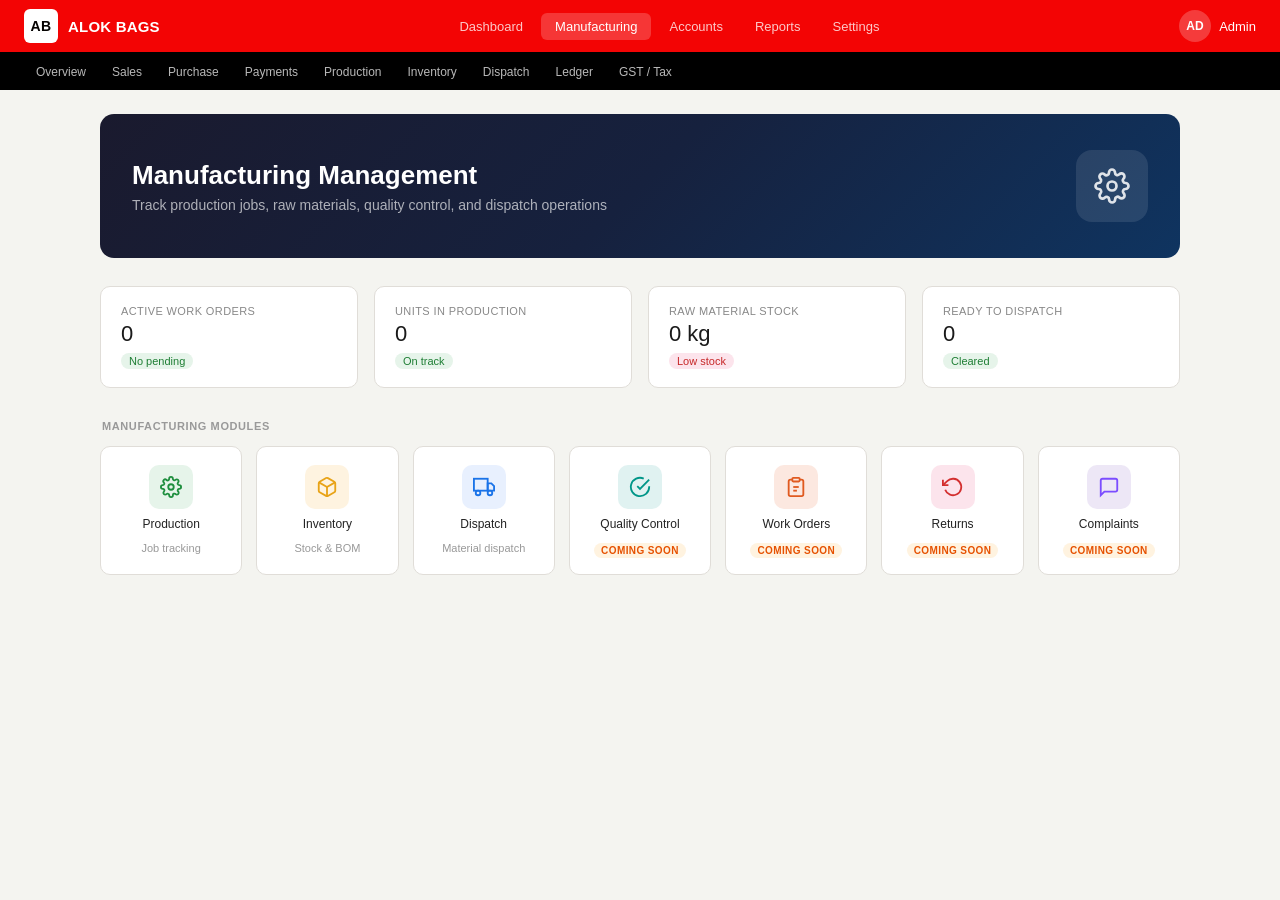
<file: alok bags 3/manufacturing.html>
<!DOCTYPE html>
<html lang="en">
<head>
  <meta charset="UTF-8">
  <meta name="viewport" content="width=device-width, initial-scale=1.0">
  <meta name="description" content="ALOK BAGS — Manufacturing Management">
  <title>ALOK BAGS — Manufacturing</title>
  <link rel="stylesheet" href="style.css">
  <style>
    .coming-soon-badge {
      display: inline-block;
      background: #fff3e0;
      color: #e65100;
      font-size: 10px;
      font-weight: 600;
      padding: 2px 7px;
      border-radius: 10px;
      text-transform: uppercase;
      letter-spacing: 0.4px;
      margin-top: 2px;
    }
    .page-hero {
      background: linear-gradient(135deg, #1a1a2e 0%, #16213e 50%, #0f3460 100%);
      border-radius: 14px;
      padding: 36px 32px;
      margin-bottom: 28px;
      color: #fff;
      display: flex;
      align-items: center;
      justify-content: space-between;
      gap: 20px;
    }
    .page-hero h1 { font-size: 26px; font-weight: 700; margin-bottom: 6px; }
    .page-hero p { font-size: 14px; color: rgba(255,255,255,0.65); }
    .hero-icon {
      width: 72px; height: 72px;
      background: rgba(255,255,255,0.1);
      border-radius: 16px;
      display: flex; align-items: center; justify-content: center;
      flex-shrink: 0;
    }
    .tile-available { cursor: pointer; }
    .tile-wip { opacity: 0.6; cursor: not-allowed; }
  </style>
</head>
<body>

  <!-- ═══════════════ TOP NAVBAR ═══════════════ -->
  <nav class="top-nav" id="top-nav">
    <div class="top-nav__left">
      <a href="index.html" class="logo-box" id="logo-box">AB</a>
      <a href="index.html" class="brand-name">ALOK BAGS</a>
    </div>
    <ul class="top-nav__links" id="main-nav-links">
      <li><a href="index.html" id="nav-dashboard">Dashboard</a></li>
      <li><a href="manufacturing.html" class="active" id="nav-manufacturing">Manufacturing</a></li>
      <li><a href="sales.html" id="nav-accounts">Accounts</a></li>
      <li><a href="reports.html" id="nav-reports">Reports</a></li>
      <li><a href="settings.html" id="nav-settings">Settings</a></li>
    </ul>
    <div class="top-nav__user" id="user-chip">
      <div class="avatar-chip">AD</div>
      <span class="user-name">Admin</span>
    </div>
  </nav>

  <!-- ═══════════════ SUB NAVBAR ═══════════════ -->
  <nav class="sub-nav" id="sub-nav">
    <ul>
      <li><a href="index.html" id="sub-overview">Overview</a></li>
      <li><a href="sales.html" id="sub-sales">Sales</a></li>
      <li><a href="purchases.html" id="sub-purchase">Purchase</a></li>
      <li><a href="payments.html" id="sub-payments">Payments</a></li>
      <li><a href="production.html" id="sub-production">Production</a></li>
      <li><a href="inventory.html" id="sub-inventory">Inventory</a></li>
      <li><a href="dispatch.html" id="sub-dispatch">Dispatch</a></li>
      <li><a href="ledger.html" id="sub-ledger">Ledger</a></li>
      <li><a href="gst.html" id="sub-gst">GST / Tax</a></li>
    </ul>
  </nav>

  <!-- ═══════════════ MAIN CONTENT ═══════════════ -->
  <main class="main-content">

    <div class="page-hero">
      <div>
        <h1>Manufacturing Management</h1>
        <p>Track production jobs, raw materials, quality control, and dispatch operations</p>
      </div>
      <div class="hero-icon">
        <svg viewBox="0 0 24 24" width="36" height="36" fill="none" stroke="rgba(255,255,255,0.85)" stroke-width="1.8">
          <circle cx="12" cy="12" r="3"/>
          <path d="M19.4 15a1.65 1.65 0 0 0 .33 1.82l.06.06a2 2 0 1 1-2.83 2.83l-.06-.06a1.65 1.65 0 0 0-1.82-.33 1.65 1.65 0 0 0-1 1.51V21a2 2 0 0 1-4 0v-.09A1.65 1.65 0 0 0 9 19.4a1.65 1.65 0 0 0-1.82.33l-.06.06a2 2 0 1 1-2.83-2.83l.06-.06A1.65 1.65 0 0 0 4.68 15a1.65 1.65 0 0 0-1.51-1H3a2 2 0 0 1 0-4h.09A1.65 1.65 0 0 0 4.6 9a1.65 1.65 0 0 0-.33-1.82l-.06-.06a2 2 0 1 1 2.83-2.83l.06.06A1.65 1.65 0 0 0 9 4.68a1.65 1.65 0 0 0 1-1.51V3a2 2 0 0 1 4 0v.09a1.65 1.65 0 0 0 1 1.51 1.65 1.65 0 0 0 1.82-.33l.06-.06a2 2 0 1 1 2.83 2.83l-.06.06A1.65 1.65 0 0 0 19.4 9a1.65 1.65 0 0 0 1.51 1H21a2 2 0 0 1 0 4h-.09a1.65 1.65 0 0 0-1.51 1z"/>
        </svg>
      </div>
    </div>

    <!-- ── STATS ROW ── -->
    <section class="stats-row">
      <div class="stat-card">
        <span class="stat-label">Active Work Orders</span>
        <span class="stat-value">0</span>
        <span class="stat-badge badge-green">No pending</span>
      </div>
      <div class="stat-card">
        <span class="stat-label">Units in Production</span>
        <span class="stat-value">0</span>
        <span class="stat-badge badge-green">On track</span>
      </div>
      <div class="stat-card">
        <span class="stat-label">Raw Material Stock</span>
        <span class="stat-value">0 kg</span>
        <span class="stat-badge badge-red">Low stock</span>
      </div>
      <div class="stat-card">
        <span class="stat-label">Ready to Dispatch</span>
        <span class="stat-value">0</span>
        <span class="stat-badge badge-green">Cleared</span>
      </div>
    </section>

    <!-- ── MANUFACTURING MODULES ── -->
    <section class="module-section">
      <h2 class="section-label">Manufacturing Modules</h2>
      <div class="tile-grid">

        <a href="production.html" class="tile tile-available">
          <div class="tile__icon" style="background:#e6f4ea;color:#1e8e3e;">
            <svg viewBox="0 0 24 24" width="22" height="22" fill="none" stroke="currentColor" stroke-width="2">
              <circle cx="12" cy="12" r="3"/>
              <path d="M19.4 15a1.65 1.65 0 0 0 .33 1.82l.06.06a2 2 0 1 1-2.83 2.83l-.06-.06a1.65 1.65 0 0 0-1.82-.33 1.65 1.65 0 0 0-1 1.51V21a2 2 0 0 1-4 0v-.09A1.65 1.65 0 0 0 9 19.4a1.65 1.65 0 0 0-1.82.33l-.06.06a2 2 0 1 1-2.83-2.83l.06-.06A1.65 1.65 0 0 0 4.68 15a1.65 1.65 0 0 0-1.51-1H3a2 2 0 0 1 0-4h.09A1.65 1.65 0 0 0 4.6 9a1.65 1.65 0 0 0-.33-1.82l-.06-.06a2 2 0 1 1 2.83-2.83l.06.06A1.65 1.65 0 0 0 9 4.68a1.65 1.65 0 0 0 1-1.51V3a2 2 0 0 1 4 0v.09a1.65 1.65 0 0 0 1 1.51 1.65 1.65 0 0 0 1.82-.33l.06-.06a2 2 0 1 1 2.83 2.83l-.06.06A1.65 1.65 0 0 0 19.4 9a1.65 1.65 0 0 0 1.51 1H21a2 2 0 0 1 0 4h-.09a1.65 1.65 0 0 0-1.51 1z"/>
            </svg>
          </div>
          <span class="tile__name">Production</span>
          <span class="tile__sub">Job tracking</span>
        </a>

        <a href="inventory.html" class="tile tile-available">
          <div class="tile__icon" style="background:#fef3e0;color:#e8a317;">
            <svg viewBox="0 0 24 24" width="22" height="22" fill="none" stroke="currentColor" stroke-width="2">
              <path d="M21 16V8a2 2 0 0 0-1-1.73l-7-4a2 2 0 0 0-2 0l-7 4A2 2 0 0 0 3 8v8a2 2 0 0 0 1 1.73l7 4a2 2 0 0 0 2 0l7-4A2 2 0 0 0 21 16z"/>
              <polyline points="3.27 6.96 12 12.01 20.73 6.96"/>
              <line x1="12" y1="22.08" x2="12" y2="12"/>
            </svg>
          </div>
          <span class="tile__name">Inventory</span>
          <span class="tile__sub">Stock & BOM</span>
        </a>

        <a href="dispatch.html" class="tile tile-available">
          <div class="tile__icon" style="background:#e8f0fe;color:#1a73e8;">
            <svg viewBox="0 0 24 24" width="22" height="22" fill="none" stroke="currentColor" stroke-width="2">
              <rect x="1" y="3" width="15" height="13"/>
              <polygon points="16 8 20 8 23 11 23 16 16 16 16 8"/>
              <circle cx="5.5" cy="18.5" r="2.5"/>
              <circle cx="18.5" cy="18.5" r="2.5"/>
            </svg>
          </div>
          <span class="tile__name">Dispatch</span>
          <span class="tile__sub">Material dispatch</span>
        </a>

        <a href="#" class="tile tile-wip" onclick="return false;">
          <div class="tile__icon" style="background:#e0f2f1;color:#009688;">
            <svg viewBox="0 0 24 24" width="22" height="22" fill="none" stroke="currentColor" stroke-width="2">
              <path d="M22 11.08V12a10 10 0 1 1-5.93-9.14"/>
              <polyline points="22 4 12 14.01 9 11.01"/>
            </svg>
          </div>
          <span class="tile__name">Quality Control</span>
          <span class="coming-soon-badge">Coming Soon</span>
        </a>

        <a href="#" class="tile tile-wip" onclick="return false;">
          <div class="tile__icon" style="background:#fce8e0;color:#E05A20;">
            <svg viewBox="0 0 24 24" width="22" height="22" fill="none" stroke="currentColor" stroke-width="2">
              <path d="M16 4h2a2 2 0 0 1 2 2v14a2 2 0 0 1-2 2H6a2 2 0 0 1-2-2V6a2 2 0 0 1 2-2h2"/>
              <rect x="8" y="2" width="8" height="4" rx="1" ry="1"/>
              <line x1="9" y1="12" x2="15" y2="12"/>
              <line x1="9" y1="16" x2="13" y2="16"/>
            </svg>
          </div>
          <span class="tile__name">Work Orders</span>
          <span class="coming-soon-badge">Coming Soon</span>
        </a>

        <a href="#" class="tile tile-wip" onclick="return false;">
          <div class="tile__icon" style="background:#fce4ec;color:#d32f2f;">
            <svg viewBox="0 0 24 24" width="22" height="22" fill="none" stroke="currentColor" stroke-width="2">
              <polyline points="1 4 1 10 7 10"/>
              <path d="M3.51 15a9 9 0 1 0 2.13-9.36L1 10"/>
            </svg>
          </div>
          <span class="tile__name">Returns</span>
          <span class="coming-soon-badge">Coming Soon</span>
        </a>

        <a href="#" class="tile tile-wip" onclick="return false;">
          <div class="tile__icon" style="background:#ede7f6;color:#7c4dff;">
            <svg viewBox="0 0 24 24" width="22" height="22" fill="none" stroke="currentColor" stroke-width="2">
              <path d="M21 15a2 2 0 0 1-2 2H7l-4 4V5a2 2 0 0 1 2-2h14a2 2 0 0 1 2 2z"/>
            </svg>
          </div>
          <span class="tile__name">Complaints</span>
          <span class="coming-soon-badge">Coming Soon</span>
        </a>

      </div>
    </section>

  </main>

</body>
</html>
</file>
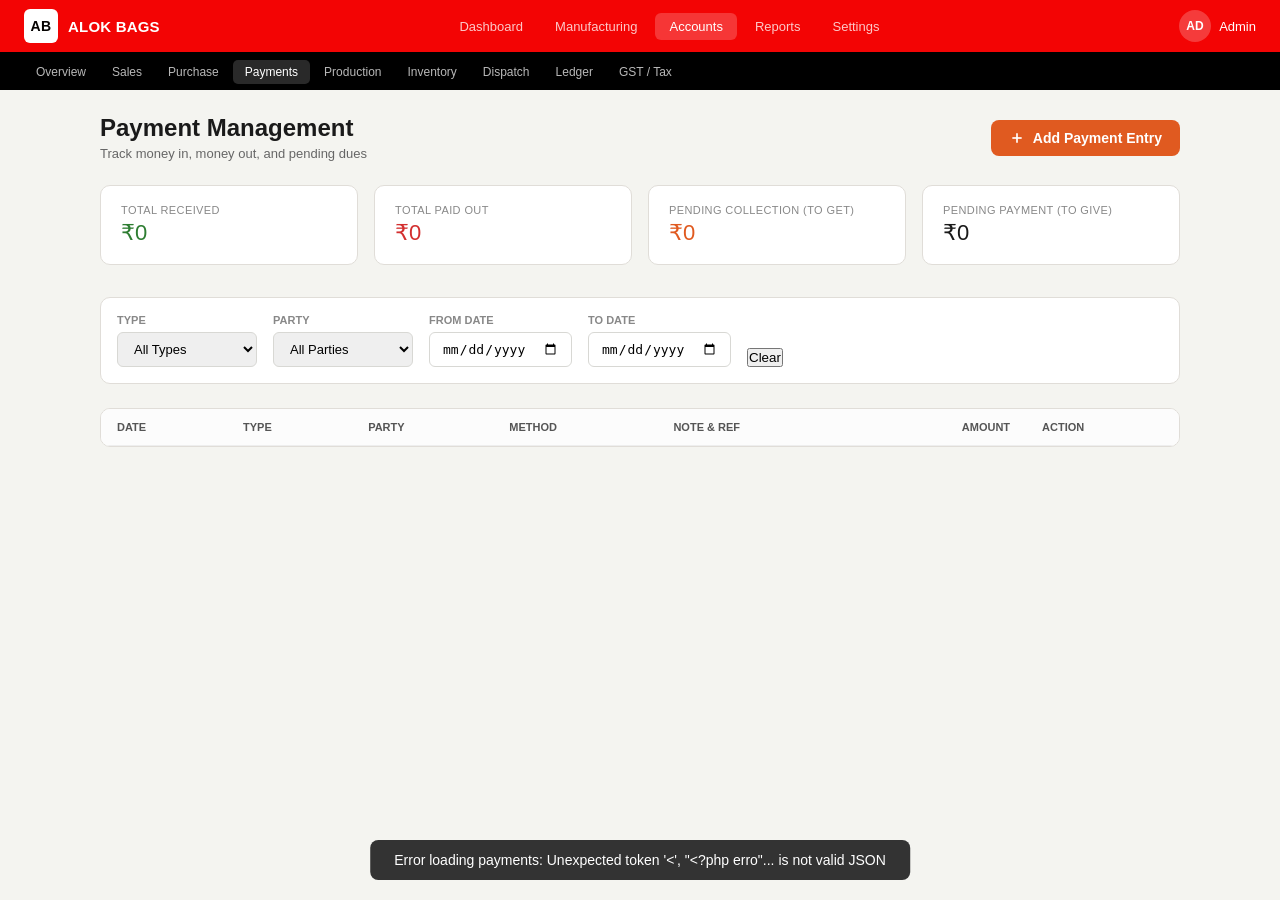
<file: alok bags 3/payments.html>
<!DOCTYPE html>
<html lang="en">

<head>
  <meta charset="UTF-8">
  <title>ALOK BAGS — Payments</title>
  <link rel="stylesheet" href="style.css">
  <link rel="stylesheet" href="sales.css">
</head>

<body>

  <!-- ═══════════ TOP NAVBAR ═══════════ -->
  <nav class="top-nav" id="top-nav">
    <div class="top-nav__left">
      <a href="index.html" class="logo-box" id="logo-box">AB</a>
      <a href="index.html" class="brand-name">ALOK BAGS</a>
    </div>
    <ul class="top-nav__links" id="main-nav-links">
      <li><a href="index.html" id="nav-dashboard">Dashboard</a></li>
      <li><a href="manufacturing.html" id="nav-manufacturing">Manufacturing</a></li>
      <li><a href="sales.html" class="active" id="nav-accounts">Accounts</a></li>
      <li><a href="reports.html" id="nav-reports">Reports</a></li>
      <li><a href="settings.html" id="nav-settings">Settings</a></li>
    </ul>
    <div class="top-nav__user" id="user-chip">
      <div class="avatar-chip">AD</div>
      <span class="user-name">Admin</span>
    </div>
  </nav>

  <!-- ═══════════ SUB NAVBAR ═══════════ -->
  <nav class="sub-nav" id="sub-nav">
    <ul>
      <li><a href="index.html" id="sub-overview">Overview</a></li>
      <li><a href="sales.html" id="sub-sales">Sales</a></li>
      <li><a href="purchases.html" id="sub-purchase">Purchase</a></li>
      <li><a href="payments.html" class="active" id="sub-payments">Payments</a></li>
      <li><a href="#" id="sub-production">Production</a></li>
      <li><a href="#" id="sub-inventory">Inventory</a></li>
      <li><a href="#" id="sub-dispatch">Dispatch</a></li>
      <li><a href="ledger.html" id="sub-ledger">Ledger</a></li>
      <li><a href="#" id="sub-gst">GST / Tax</a></li>
    </ul>
  </nav>

  <!-- ═══════════ MAIN CONTENT ═══════════ -->
  <main class="main-content">
    
    <!-- ── PAGE HEADER ── -->
    <header class="sales-header">
      <div>
        <h1 class="sales-title">Payment Management</h1>
        <p class="sales-subtitle">Track money in, money out, and pending dues</p>
      </div>
      <div class="sales-actions">
        <button class="btn-primary" onclick="openPaymentEntryModal()">
          <svg viewBox="0 0 24 24" width="16" height="16" fill="none" stroke="currentColor" stroke-width="2.5"><line x1="12" y1="5" x2="12" y2="19"/><line x1="5" y1="12" x2="19" y2="12"/></svg>
          Add Payment Entry
        </button>
      </div>
    </header>

    <!-- ── STATS ROW ── -->
    <section class="stats-row" id="sales-stats-row">
      <div class="stat-card">
        <span class="stat-label">Total Received</span>
        <span class="stat-value text-green" id="stat-received">₹0</span>
      </div>
      <div class="stat-card">
        <span class="stat-label">Total Paid Out</span>
        <span class="stat-value text-red" id="stat-paid">₹0</span>
      </div>
      <div class="stat-card">
        <span class="stat-label">Pending Collection (To Get)</span>
        <span class="stat-value" id="stat-toget" style="color:#E05A20">₹0</span>
      </div>
      <div class="stat-card">
        <span class="stat-label">Pending Payment (To Give)</span>
        <span class="stat-value" id="stat-togive">₹0</span>
      </div>
    </section>

    <!-- ── FILTER BAR ── -->
    <div class="filter-panel">
      <div class="filter-group">
        <label>Type</label>
        <select id="filter-type" onchange="loadPayments()">
          <option value="all">All Types</option>
          <option value="Receipt">Received (In)</option>
          <option value="Payment">Paid (Out)</option>
        </select>
      </div>
      <div class="filter-group">
        <label>Party</label>
        <select id="filter-party" onchange="loadPayments()">
          <option value="">All Parties</option>
        </select>
      </div>
      <div class="filter-group">
        <label>From Date</label>
        <input type="date" id="filter-from" onchange="loadPayments()">
      </div>
      <div class="filter-group">
        <label>To Date</label>
        <input type="date" id="filter-to" onchange="loadPayments()">
      </div>
      <button class="btn-text" onclick="clearFilters()">Clear</button>
    </div>

    <!-- ── LIST ── -->
    <div class="invoice-table-wrapper">
      <table class="invoice-table">
        <thead>
          <tr>
            <th>Date</th>
            <th>Type</th>
            <th>Party</th>
            <th>Method</th>
            <th>Note & Ref</th>
            <th class="col-amt">Amount</th>
            <th>Action</th>
          </tr>
        </thead>
        <tbody id="payment-tbody">
          <!-- Populated by JS -->
        </tbody>
      </table>
    </div>

  </main>

  <!-- ═══════════ ADD PAYMENT MODAL ═══════════ -->
  <div class="modal-overlay" id="overlay-payment"></div>
  <div class="sm-modal" id="modal-payment" style="width: 500px;">
    <div class="sm-modal__header">
      <h3>Record Payment</h3>
      <button class="modal__close" onclick="closePaymentEntryModal()"><svg viewBox="0 0 24 24" width="18" height="18" fill="none" stroke="currentColor" stroke-width="2"><line x1="18" y1="6" x2="6" y2="18"/><line x1="6" y1="6" x2="18" y2="18"/></svg></button>
    </div>
    <div class="sm-modal__body">
      
      <div class="inv-field" style="margin-bottom:12px;">
        <label>Transaction Type *</label>
        <select id="entry-type" onchange="onPaymentTypeChange()">
          <option value="Receipt">Payment Received (Money In)</option>
          <option value="Payment">Payment Given (Money Out)</option>
        </select>
      </div>
      
      <div class="inv-field" style="margin-bottom:12px;">
        <label>Party (Customer / Vendor) *</label>
        <select id="entry-party" onchange="onPartySelect()"></select>
      </div>

      <div class="inv-field" id="link-doc-container" style="margin-bottom:12px; display:none; background:#f5f5f5; padding:10px; border-radius:6px;">
        <label id="link-doc-label">Link to Invoice / Bill (Optional)</label>
        <select id="entry-linked-doc" style="margin-top:5px;"></select>
        <small style="color:#666; display:block; margin-top:4px;">Selecting a bill will automatically settle its due balance.</small>
      </div>

      <div class="inv-field" style="margin-bottom:12px;">
        <label>Amount (₹) *</label>
        <input type="number" id="entry-amount" step="0.01" style="font-size:20px; padding:10px;">
      </div>
      
      <div style="display:flex; gap:10px; margin-bottom:12px;">
        <div class="inv-field" style="flex:1;">
          <label>Date *</label>
          <input type="date" id="entry-date">
        </div>
        <div class="inv-field" style="flex:1;">
          <label>Method</label>
          <select id="entry-method">
            <option value="cash">Cash</option>
            <option value="upi">UPI</option>
            <option value="bank">Bank Transfer</option>
          </select>
        </div>
      </div>
      
      <div class="inv-field" style="margin-bottom:12px;">
        <label>Reference No. (Cheque / UTR)</label>
        <input type="text" id="entry-reference">
      </div>

      <div class="inv-field">
        <label>Note / Remarks</label>
        <textarea id="entry-note" rows="2"></textarea>
      </div>
    </div>
    <div class="sm-modal__footer">
      <button class="btn-text" onclick="closePaymentEntryModal()">Cancel</button>
      <button class="btn-primary" onclick="savePaymentEntry()">Save Payment</button>
    </div>
  </div>

  <!-- ═══════════ RECEIPT MODAL ═══════════ -->
  <div class="modal-overlay" id="overlay-receipt"></div>
  <div class="fs-modal" id="modal-receipt" style="width:400px; max-width:90%; left:50%; top:50%; transform:translate(-50%, -50%); height:auto;">
    <div class="fs-modal__header" style="border-bottom:none; padding-bottom:0;">
      <h3 style="margin:0;">Payment Receipt</h3>
      <button class="modal__close" onclick="closeReceiptModal()"><svg viewBox="0 0 24 24" width="18" height="18" fill="none" stroke="currentColor" stroke-width="2"><line x1="18" y1="6" x2="6" y2="18"/><line x1="6" y1="6" x2="18" y2="18"/></svg></button>
    </div>
    <div class="sm-modal__body" id="receipt-body" style="padding: 20px;">
      <!-- content injected via JS -->
    </div>
    <div class="sm-modal__footer" style="display:flex; gap:10px; padding:15px 20px; background:#f9f9f9; border-top:1px solid #eee; border-radius:0 0 8px 8px;">
      <button class="btn-outline" style="flex:1;" onclick="printReceipt()">Print PDF</button>
      <button class="btn-primary" style="flex:1;" onclick="closeReceiptModal()">Done</button>
    </div>
  </div>

  <div class="toast" id="toast"></div>

  <script src="payments.js"></script>
</body>
</html>
</file>
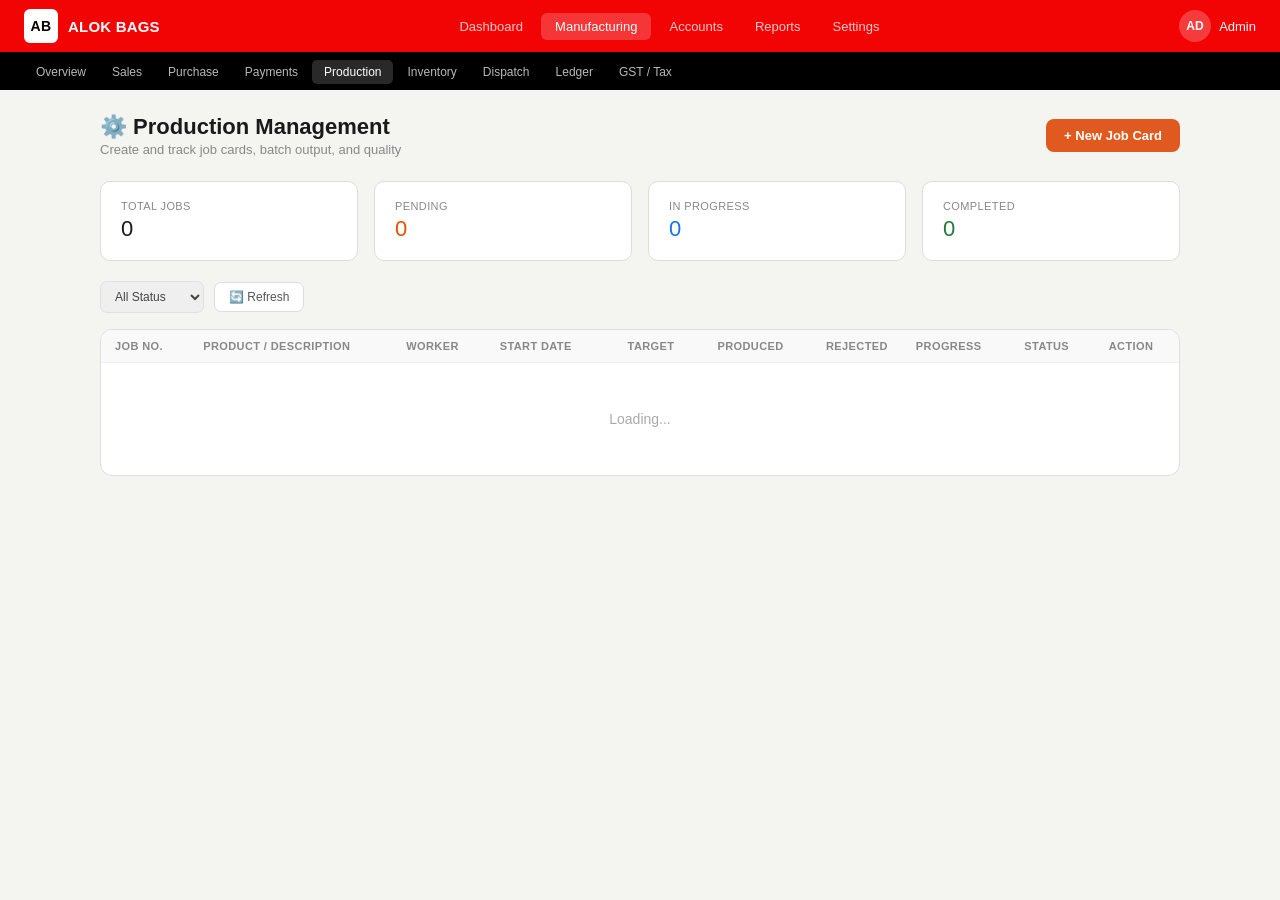
<file: alok bags 3/production.html>
<!DOCTYPE html>
<html lang="en">
<head>
  <meta charset="UTF-8">
  <meta name="viewport" content="width=device-width, initial-scale=1.0">
  <title>ALOK BAGS — Production</title>
  <link rel="stylesheet" href="style.css">
  <style>
    .page-header{display:flex;align-items:center;justify-content:space-between;margin-bottom:24px;flex-wrap:wrap;gap:12px}
    .page-header h1{font-size:22px;font-weight:700;color:#1a1a1a}
    .page-header p{font-size:13px;color:#888;margin-top:2px}
    .btn-primary{background:#E05A20;color:#fff;border:none;padding:9px 18px;border-radius:8px;font-size:13px;font-weight:600;cursor:pointer;display:inline-flex;align-items:center;gap:6px}
    .btn-primary:hover{background:#c84e18}
    .btn-outline{background:#fff;color:#555;border:1px solid #ddd;padding:7px 14px;border-radius:7px;font-size:12px;font-weight:500;cursor:pointer}
    .btn-outline:hover{border-color:#E05A20;color:#E05A20}
    .btn-sm{padding:5px 10px;font-size:11px;border-radius:6px}
    .btn-danger{background:#fff;color:#c62828;border:1px solid #fcc;padding:5px 10px;border-radius:6px;font-size:11px;cursor:pointer}
    .btn-danger:hover{background:#fce4ec}
    .filter-bar{display:flex;gap:10px;align-items:center;margin-bottom:16px;flex-wrap:wrap}
    .filter-bar select,.filter-bar input{border:1px solid #e0e0e0;border-radius:7px;padding:7px 10px;font-size:12px;outline:none;color:#444}
    .table-wrap{background:#fff;border-radius:12px;border:0.5px solid #e0ddd8;overflow:hidden}
    table{width:100%;border-collapse:collapse}
    th{background:#f9f9f9;font-size:11px;font-weight:600;color:#888;text-transform:uppercase;letter-spacing:.4px;padding:10px 14px;text-align:left;border-bottom:1px solid #f0f0f0}
    td{padding:11px 14px;font-size:13px;color:#444;border-bottom:1px solid #fafafa;vertical-align:middle}
    tr:last-child td{border-bottom:none}
    tr:hover td{background:#fafafa}
    .col-amt{text-align:right}
    .status-badge{display:inline-block;padding:3px 9px;border-radius:20px;font-size:11px;font-weight:600}
    .s-pending{background:#fff3e0;color:#e65100}
    .s-in_progress{background:#e8f0fe;color:#1a73e8}
    .s-completed{background:#e6f4ea;color:#1e7e34}
    .s-cancelled{background:#fce4ec;color:#c62828}
    /* Modal */
    .modal-overlay{position:fixed;inset:0;background:rgba(0,0,0,.45);z-index:200;display:none}
    .modal-overlay.open{display:block}
    .modal{position:fixed;top:50%;left:50%;transform:translate(-50%,-50%);background:#fff;border-radius:14px;padding:0;width:560px;max-width:95vw;max-height:90vh;overflow-y:auto;z-index:201;display:none}
    .modal.open{display:block}
    .modal-head{display:flex;align-items:center;justify-content:space-between;padding:18px 22px;border-bottom:1px solid #f0f0f0}
    .modal-head h3{font-size:16px;font-weight:700;color:#222}
    .modal-close{background:none;border:none;cursor:pointer;color:#888;font-size:20px;line-height:1}
    .modal-body{padding:22px}
    .modal-foot{padding:14px 22px;border-top:1px solid #f0f0f0;display:flex;justify-content:flex-end;gap:10px;background:#fafafa;border-radius:0 0 14px 14px}
    .field{display:flex;flex-direction:column;gap:5px;margin-bottom:14px}
    .field label{font-size:11px;font-weight:600;color:#666;text-transform:uppercase;letter-spacing:.3px}
    .field input,.field select,.field textarea{border:1px solid #e0e0e0;border-radius:8px;padding:9px 11px;font-size:13px;color:#333;outline:none;width:100%;transition:border-color .2s}
    .field input:focus,.field select:focus,.field textarea:focus{border-color:#E05A20;box-shadow:0 0 0 3px rgba(224,90,32,.08)}
    .field-row{display:grid;grid-template-columns:1fr 1fr;gap:14px}
    .field-row3{display:grid;grid-template-columns:1fr 1fr 1fr;gap:14px}
    .progress-bar{height:6px;background:#f0f0f0;border-radius:4px;overflow:hidden;margin-top:4px}
    .progress-fill{height:100%;background:#1a73e8;border-radius:4px;transition:width .3s}
    .toast{position:fixed;bottom:24px;right:24px;background:#333;color:#fff;padding:12px 20px;border-radius:10px;font-size:13px;opacity:0;pointer-events:none;transition:opacity .3s;z-index:999}
    .toast.show{opacity:1}
    .empty-state{text-align:center;padding:48px;color:#aaa;font-size:14px}
  </style>
</head>
<body>
  <nav class="top-nav">
    <div class="top-nav__left">
      <a href="index.html" class="logo-box">AB</a>
      <a href="index.html" class="brand-name">ALOK BAGS</a>
    </div>
    <ul class="top-nav__links">
      <li><a href="index.html">Dashboard</a></li>
      <li><a href="manufacturing.html" class="active">Manufacturing</a></li>
      <li><a href="sales.html">Accounts</a></li>
      <li><a href="reports.html">Reports</a></li>
      <li><a href="settings.html">Settings</a></li>
    </ul>
    <div class="top-nav__user"><div class="avatar-chip">AD</div><span class="user-name">Admin</span></div>
  </nav>
  <nav class="sub-nav">
    <ul>
      <li><a href="index.html">Overview</a></li>
      <li><a href="sales.html">Sales</a></li>
      <li><a href="purchases.html">Purchase</a></li>
      <li><a href="payments.html">Payments</a></li>
      <li><a href="production.html" class="active">Production</a></li>
      <li><a href="inventory.html">Inventory</a></li>
      <li><a href="dispatch.html">Dispatch</a></li>
      <li><a href="ledger.html">Ledger</a></li>
      <li><a href="gst.html">GST / Tax</a></li>
    </ul>
  </nav>

  <main class="main-content">
    <div class="page-header">
      <div>
        <h1>⚙️ Production Management</h1>
        <p>Create and track job cards, batch output, and quality</p>
      </div>
      <button class="btn-primary" onclick="openModal()">+ New Job Card</button>
    </div>

    <section class="stats-row" style="margin-bottom:20px">
      <div class="stat-card"><span class="stat-label">Total Jobs</span><span class="stat-value" id="st-total">0</span></div>
      <div class="stat-card"><span class="stat-label">Pending</span><span class="stat-value" id="st-pending" style="color:#e65100">0</span></div>
      <div class="stat-card"><span class="stat-label">In Progress</span><span class="stat-value" id="st-progress" style="color:#1a73e8">0</span></div>
      <div class="stat-card"><span class="stat-label">Completed</span><span class="stat-value" id="st-done" style="color:#1e7e34">0</span></div>
    </section>

    <div class="filter-bar">
      <select id="f-status" onchange="loadJobs()">
        <option value="all">All Status</option>
        <option value="pending">Pending</option>
        <option value="in_progress">In Progress</option>
        <option value="completed">Completed</option>
        <option value="cancelled">Cancelled</option>
      </select>
      <button class="btn-outline" onclick="loadJobs()">🔄 Refresh</button>
    </div>

    <div class="table-wrap">
      <table>
        <thead>
          <tr>
            <th>Job No.</th>
            <th>Product / Description</th>
            <th>Worker</th>
            <th>Start Date</th>
            <th class="col-amt">Target</th>
            <th class="col-amt">Produced</th>
            <th class="col-amt">Rejected</th>
            <th>Progress</th>
            <th>Status</th>
            <th>Action</th>
          </tr>
        </thead>
        <tbody id="job-tbody">
          <tr><td colspan="10" class="empty-state">Loading...</td></tr>
        </tbody>
      </table>
    </div>
  </main>

  <!-- Modal -->
  <div class="modal-overlay" id="overlay" onclick="closeModal()"></div>
  <div class="modal" id="modal">
    <div class="modal-head">
      <h3 id="modal-title">New Job Card</h3>
      <button class="modal-close" onclick="closeModal()">✕</button>
    </div>
    <div class="modal-body">
      <input type="hidden" id="job-id">
      <div class="field">
        <label>Product</label>
        <select id="job-product"><option value="">-- Select Product (optional) --</option></select>
      </div>
      <div class="field">
        <label>Description / Job Title *</label>
        <input type="text" id="job-desc" placeholder="e.g. D-Cut Bag Production Batch #12">
      </div>
      <div class="field-row">
        <div class="field">
          <label>Worker / Team</label>
          <input type="text" id="job-worker" placeholder="Worker name or team">
        </div>
        <div class="field">
          <label>Status</label>
          <select id="job-status">
            <option value="pending">Pending</option>
            <option value="in_progress">In Progress</option>
            <option value="completed">Completed</option>
            <option value="cancelled">Cancelled</option>
          </select>
        </div>
      </div>
      <div class="field-row">
        <div class="field">
          <label>Start Date</label>
          <input type="date" id="job-start">
        </div>
        <div class="field">
          <label>End Date (Expected)</label>
          <input type="date" id="job-end">
        </div>
      </div>
      <div class="field-row3">
        <div class="field">
          <label>Target Qty</label>
          <input type="number" id="job-target" min="0" step="1" placeholder="0">
        </div>
        <div class="field">
          <label>Actual Produced</label>
          <input type="number" id="job-actual" min="0" step="1" placeholder="0">
        </div>
        <div class="field">
          <label>Rejected Qty</label>
          <input type="number" id="job-rejected" min="0" step="1" placeholder="0">
        </div>
      </div>
      <div class="field">
        <label>Notes</label>
        <textarea id="job-notes" rows="2" placeholder="Any notes..."></textarea>
      </div>
    </div>
    <div class="modal-foot">
      <button class="btn-outline" onclick="closeModal()">Cancel</button>
      <button class="btn-primary" onclick="saveJob()">💾 Save Job Card</button>
    </div>
  </div>

  <div class="toast" id="toast"></div>

  <script>
    const API = 'api';
    let products = [];

    function toast(msg, ok=true) {
      const t = document.getElementById('toast');
      t.textContent = msg;
      t.style.background = ok ? '#333' : '#c62828';
      t.classList.add('show');
      setTimeout(() => t.classList.remove('show'), 3000);
    }

    function statusBadge(s) {
      const map = {pending:'s-pending',in_progress:'s-in_progress',completed:'s-completed',cancelled:'s-cancelled'};
      const labels = {pending:'Pending',in_progress:'In Progress',completed:'Completed',cancelled:'Cancelled'};
      return `<span class="status-badge ${map[s]||'s-pending'}">${labels[s]||s}</span>`;
    }

    function fDate(d) { return d ? new Date(d).toLocaleDateString('en-GB',{day:'2-digit',month:'short',year:'numeric'}) : '—'; }

    async function loadProducts() {
      const r = await fetch(`${API}/products.php`);
      products = r.ok ? await r.json() : [];
      const sel = document.getElementById('job-product');
      sel.innerHTML = '<option value="">-- Select Product (optional) --</option>' +
        products.map(p => `<option value="${p.id}">${p.name} (${p.unit})</option>`).join('');
    }

    async function loadJobs() {
      const status = document.getElementById('f-status').value;
      const r = await fetch(`${API}/production.php?status=${status}`);
      const jobs = r.ok ? await r.json() : [];

      let pending=0, inprog=0, done=0;
      jobs.forEach(j => {
        if(j.status==='pending') pending++;
        else if(j.status==='in_progress') inprog++;
        else if(j.status==='completed') done++;
      });
      document.getElementById('st-total').textContent = jobs.length;
      document.getElementById('st-pending').textContent = pending;
      document.getElementById('st-progress').textContent = inprog;
      document.getElementById('st-done').textContent = done;

      const tbody = document.getElementById('job-tbody');
      if (!jobs.length) { tbody.innerHTML = '<tr><td colspan="10" class="empty-state">No job cards found. Click "+ New Job Card" to add one.</td></tr>'; return; }

      tbody.innerHTML = jobs.map(j => {
        const pct = j.target_qty > 0 ? Math.min(100, Math.round(j.actual_qty / j.target_qty * 100)) : 0;
        return `<tr>
          <td><strong>${j.job_no}</strong></td>
          <td>${j.product_name || j.description || '—'}<br><small style="color:#aaa">${j.product_name && j.description ? j.description : ''}</small></td>
          <td>${j.worker || '—'}</td>
          <td>${fDate(j.start_date)}</td>
          <td class="col-amt">${j.target_qty}</td>
          <td class="col-amt" style="color:#1e7e34;font-weight:600">${j.actual_qty}</td>
          <td class="col-amt" style="color:#c62828">${j.rejected_qty}</td>
          <td style="min-width:80px"><div style="font-size:11px;color:#666;margin-bottom:3px">${pct}%</div><div class="progress-bar"><div class="progress-fill" style="width:${pct}%"></div></div></td>
          <td>${statusBadge(j.status)}</td>
          <td>
            <button class="btn-outline btn-sm" onclick="editJob(${j.id})">Edit</button>
            <button class="btn-danger btn-sm" onclick="deleteJob(${j.id},'${j.job_no}')">Del</button>
          </td>
        </tr>`;
      }).join('');
    }

    function openModal(job=null) {
      document.getElementById('modal-title').textContent = job ? `Edit — ${job.job_no}` : 'New Job Card';
      document.getElementById('job-id').value = job ? job.id : '';
      document.getElementById('job-desc').value = job?.description || '';
      document.getElementById('job-product').value = job?.product_id || '';
      document.getElementById('job-worker').value = job?.worker || '';
      document.getElementById('job-status').value = job?.status || 'pending';
      document.getElementById('job-start').value = job?.start_date || new Date().toISOString().split('T')[0];
      document.getElementById('job-end').value = job?.end_date || '';
      document.getElementById('job-target').value = job?.target_qty || '';
      document.getElementById('job-actual').value = job?.actual_qty || '';
      document.getElementById('job-rejected').value = job?.rejected_qty || '';
      document.getElementById('job-notes').value = job?.notes || '';
      document.getElementById('overlay').classList.add('open');
      document.getElementById('modal').classList.add('open');
    }

    function closeModal() {
      document.getElementById('overlay').classList.remove('open');
      document.getElementById('modal').classList.remove('open');
    }

    async function editJob(id) {
      const r = await fetch(`${API}/production.php?id=${id}`);
      if (r.ok) openModal(await r.json());
    }

    async function saveJob() {
      const id = document.getElementById('job-id').value;
      const desc = document.getElementById('job-desc').value.trim();
      const product = document.getElementById('job-product').value;
      if (!desc && !product) { toast('Enter a description or select a product', false); return; }

      const payload = {
        product_id: product || null,
        description: desc,
        worker: document.getElementById('job-worker').value,
        status: document.getElementById('job-status').value,
        start_date: document.getElementById('job-start').value,
        end_date: document.getElementById('job-end').value || null,
        target_qty: parseFloat(document.getElementById('job-target').value) || 0,
        actual_qty: parseFloat(document.getElementById('job-actual').value) || 0,
        rejected_qty: parseFloat(document.getElementById('job-rejected').value) || 0,
        notes: document.getElementById('job-notes').value
      };

      const method = id ? 'PUT' : 'POST';
      const url = id ? `${API}/production.php?id=${id}` : `${API}/production.php`;
      const r = await fetch(url, { method, headers:{'Content-Type':'application/json'}, body: JSON.stringify(payload) });
      const data = await r.json();
      if (r.ok) { toast(id ? '✅ Job updated' : `✅ Job ${data.job_no} created`); closeModal(); loadJobs(); }
      else toast('Error: ' + (data.error || 'Failed'), false);
    }

    async function deleteJob(id, no) {
      if (!confirm(`Delete job ${no}?`)) return;
      const r = await fetch(`${API}/production.php?id=${id}`, { method: 'DELETE' });
      if (r.ok) { toast('🗑️ Job deleted'); loadJobs(); }
      else toast('Error deleting job', false);
    }

    loadProducts();
    loadJobs();
  </script>
</body>
</html>
</file>
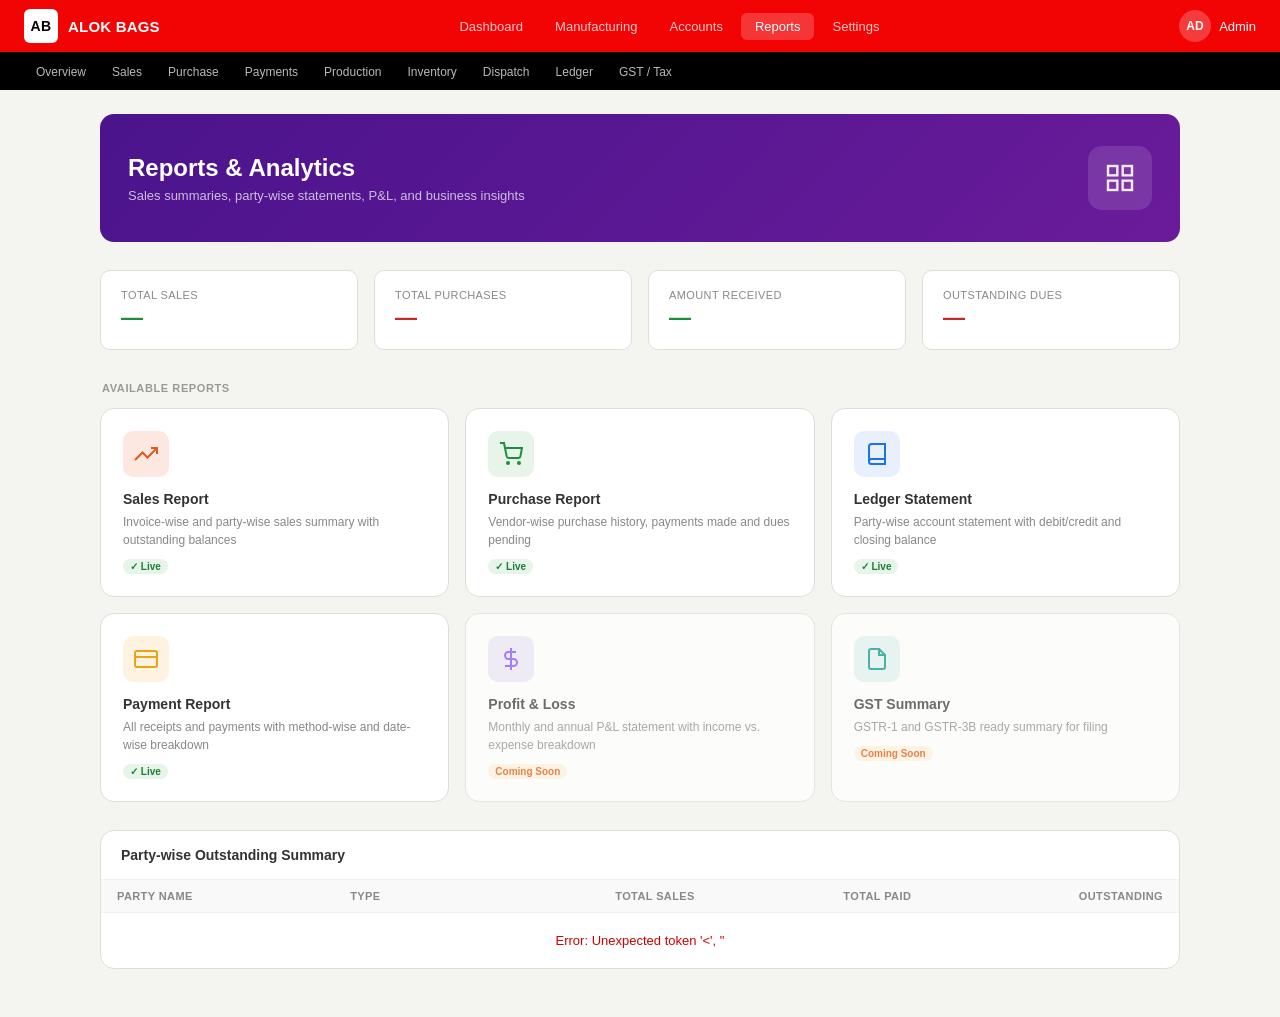
<file: alok bags 3/reports.html>
<!DOCTYPE html>
<html lang="en">
<head>
  <meta charset="UTF-8">
  <meta name="viewport" content="width=device-width, initial-scale=1.0">
  <title>ALOK BAGS — Reports</title>
  <link rel="stylesheet" href="style.css">
  <style>
    .page-hero { background: linear-gradient(135deg, #4a148c 0%, #6a1b9a 100%); border-radius: 14px; padding: 32px 28px; margin-bottom: 28px; color: #fff; display: flex; align-items: center; justify-content: space-between; gap: 20px; }
    .page-hero h1 { font-size: 24px; font-weight: 700; margin-bottom: 6px; }
    .page-hero p { font-size: 13px; color: rgba(255,255,255,0.72); }
    .hero-icon { width: 64px; height: 64px; background: rgba(255,255,255,0.12); border-radius: 14px; display: flex; align-items: center; justify-content: center; flex-shrink: 0; }
    .report-grid { display: grid; grid-template-columns: repeat(auto-fit, minmax(260px, 1fr)); gap: 16px; margin-bottom: 28px; }
    .report-card { background: #fff; border: 0.5px solid #e0ddd8; border-radius: 14px; padding: 22px; cursor: pointer; transition: box-shadow 0.25s, transform 0.2s, border-color 0.2s; }
    .report-card:hover { box-shadow: 0 4px 18px rgba(0,0,0,0.08); transform: translateY(-2px); border-color: #9c27b0; }
    .report-card-icon { width: 46px; height: 46px; border-radius: 10px; display: flex; align-items: center; justify-content: center; margin-bottom: 14px; }
    .report-card h3 { font-size: 14px; font-weight: 600; color: #333; margin-bottom: 6px; }
    .report-card p { font-size: 12px; color: #888; line-height: 1.5; }
    .report-badge { display: inline-block; font-size: 10px; font-weight: 600; padding: 2px 7px; border-radius: 8px; margin-top: 10px; }
    .badge-live { background: #e6f4ea; color: #1e7e34; }
    .badge-soon { background: #fff3e0; color: #e65100; }
    .summary-table-wrap { background: #fff; border-radius: 14px; border: 0.5px solid #e0ddd8; overflow: hidden; }
    .summary-table-header { padding: 16px 20px; border-bottom: 1px solid #f0f0f0; display: flex; align-items: center; justify-content: space-between; }
    .summary-table-header h3 { font-size: 14px; font-weight: 600; color: #333; }
    table { width: 100%; border-collapse: collapse; }
    th { background: #f9f9f9; font-size: 11px; font-weight: 600; color: #888; text-transform: uppercase; letter-spacing: 0.4px; padding: 10px 16px; text-align: left; border-bottom: 1px solid #f0f0f0; }
    td { padding: 12px 16px; font-size: 13px; color: #444; border-bottom: 1px solid #fafafa; }
    tr:last-child td { border-bottom: none; }
    .col-amt { text-align: right; }
    .text-green { color: #1e8e3e; font-weight: 600; }
    .text-red { color: #c62828; font-weight: 600; }
  </style>
</head>
<body>

  <nav class="top-nav">
    <div class="top-nav__left">
      <a href="index.html" class="logo-box">AB</a>
      <a href="index.html" class="brand-name">ALOK BAGS</a>
    </div>
    <ul class="top-nav__links">
      <li><a href="index.html">Dashboard</a></li>
      <li><a href="manufacturing.html">Manufacturing</a></li>
      <li><a href="sales.html">Accounts</a></li>
      <li><a href="reports.html" class="active">Reports</a></li>
      <li><a href="settings.html">Settings</a></li>
    </ul>
    <div class="top-nav__user">
      <div class="avatar-chip">AD</div>
      <span class="user-name">Admin</span>
    </div>
  </nav>

  <nav class="sub-nav">
    <ul>
      <li><a href="index.html">Overview</a></li>
      <li><a href="sales.html">Sales</a></li>
      <li><a href="purchases.html">Purchase</a></li>
      <li><a href="payments.html">Payments</a></li>
      <li><a href="production.html">Production</a></li>
      <li><a href="inventory.html">Inventory</a></li>
      <li><a href="dispatch.html">Dispatch</a></li>
      <li><a href="ledger.html">Ledger</a></li>
      <li><a href="gst.html">GST / Tax</a></li>
    </ul>
  </nav>

  <main class="main-content">

    <div class="page-hero">
      <div>
        <h1>Reports &amp; Analytics</h1>
        <p>Sales summaries, party-wise statements, P&amp;L, and business insights</p>
      </div>
      <div class="hero-icon">
        <svg viewBox="0 0 24 24" width="32" height="32" fill="none" stroke="rgba(255,255,255,0.9)" stroke-width="1.8">
          <rect x="3" y="3" width="7" height="7"/>
          <rect x="14" y="3" width="7" height="7"/>
          <rect x="14" y="14" width="7" height="7"/>
          <rect x="3" y="14" width="7" height="7"/>
        </svg>
      </div>
    </div>

    <section class="stats-row">
      <div class="stat-card"><span class="stat-label">Total Sales</span><span class="stat-value text-green" id="rpt-sales">Loading...</span></div>
      <div class="stat-card"><span class="stat-label">Total Purchases</span><span class="stat-value text-red" id="rpt-purchases">Loading...</span></div>
      <div class="stat-card"><span class="stat-label">Amount Received</span><span class="stat-value text-green" id="rpt-received">Loading...</span></div>
      <div class="stat-card"><span class="stat-label">Outstanding Dues</span><span class="stat-value text-red" id="rpt-dues">Loading...</span></div>
    </section>

    <!-- Report Cards -->
    <section class="module-section">
      <h2 class="section-label">Available Reports</h2>
      <div class="report-grid">
        <a href="sales.html" class="report-card" style="text-decoration:none;">
          <div class="report-card-icon" style="background:#fce8e0;color:#E05A20;"><svg viewBox="0 0 24 24" width="24" height="24" fill="none" stroke="currentColor" stroke-width="2"><polyline points="23 6 13.5 15.5 8.5 10.5 1 18"/><polyline points="17 6 23 6 23 12"/></svg></div>
          <h3>Sales Report</h3>
          <p>Invoice-wise and party-wise sales summary with outstanding balances</p>
          <span class="report-badge badge-live">✓ Live</span>
        </a>
        <a href="purchases.html" class="report-card" style="text-decoration:none;">
          <div class="report-card-icon" style="background:#e6f4ea;color:#1e8e3e;"><svg viewBox="0 0 24 24" width="24" height="24" fill="none" stroke="currentColor" stroke-width="2"><circle cx="9" cy="21" r="1"/><circle cx="20" cy="21" r="1"/><path d="M1 1h4l2.68 13.39a2 2 0 0 0 2 1.61h9.72a2 2 0 0 0 2-1.61L23 6H6"/></svg></div>
          <h3>Purchase Report</h3>
          <p>Vendor-wise purchase history, payments made and dues pending</p>
          <span class="report-badge badge-live">✓ Live</span>
        </a>
        <a href="ledger.html" class="report-card" style="text-decoration:none;">
          <div class="report-card-icon" style="background:#e8f0fe;color:#1a73e8;"><svg viewBox="0 0 24 24" width="24" height="24" fill="none" stroke="currentColor" stroke-width="2"><path d="M4 19.5A2.5 2.5 0 0 1 6.5 17H20"/><path d="M6.5 2H20v20H6.5A2.5 2.5 0 0 1 4 19.5v-15A2.5 2.5 0 0 1 6.5 2z"/></svg></div>
          <h3>Ledger Statement</h3>
          <p>Party-wise account statement with debit/credit and closing balance</p>
          <span class="report-badge badge-live">✓ Live</span>
        </a>
        <a href="payments.html" class="report-card" style="text-decoration:none;">
          <div class="report-card-icon" style="background:#fef3e0;color:#e8a317;"><svg viewBox="0 0 24 24" width="24" height="24" fill="none" stroke="currentColor" stroke-width="2"><rect x="1" y="4" width="22" height="16" rx="2" ry="2"/><line x1="1" y1="10" x2="23" y2="10"/></svg></div>
          <h3>Payment Report</h3>
          <p>All receipts and payments with method-wise and date-wise breakdown</p>
          <span class="report-badge badge-live">✓ Live</span>
        </a>
        <div class="report-card" style="opacity:0.7;">
          <div class="report-card-icon" style="background:#ede7f6;color:#7c4dff;"><svg viewBox="0 0 24 24" width="24" height="24" fill="none" stroke="currentColor" stroke-width="2"><line x1="12" y1="1" x2="12" y2="23"/><path d="M17 5H9.5a3.5 3.5 0 0 0 0 7h5a3.5 3.5 0 0 1 0 7H6"/></svg></div>
          <h3>Profit &amp; Loss</h3>
          <p>Monthly and annual P&amp;L statement with income vs. expense breakdown</p>
          <span class="report-badge badge-soon">Coming Soon</span>
        </div>
        <div class="report-card" style="opacity:0.7;">
          <div class="report-card-icon" style="background:#e0f2f1;color:#009688;"><svg viewBox="0 0 24 24" width="24" height="24" fill="none" stroke="currentColor" stroke-width="2"><path d="M14 2H6a2 2 0 0 0-2 2v16a2 2 0 0 0 2 2h12a2 2 0 0 0 2-2V8z"/><polyline points="14 2 14 8 20 8"/></svg></div>
          <h3>GST Summary</h3>
          <p>GSTR-1 and GSTR-3B ready summary for filing</p>
          <span class="report-badge badge-soon">Coming Soon</span>
        </div>
      </div>
    </section>

    <!-- Party Summary Table -->
    <div class="summary-table-wrap">
      <div class="summary-table-header">
        <h3>Party-wise Outstanding Summary</h3>
      </div>
      <table>
        <thead>
          <tr>
            <th>Party Name</th>
            <th>Type</th>
            <th class="col-amt">Total Sales</th>
            <th class="col-amt">Total Paid</th>
            <th class="col-amt">Outstanding</th>
          </tr>
        </thead>
        <tbody id="rpt-tbody">
          <tr><td colspan="5" style="text-align:center;padding:30px;color:#999;">Loading...</td></tr>
        </tbody>
      </table>
    </div>

  </main>

  <script>
    function fmt(n) {
      return '₹' + Number(n || 0).toLocaleString('en-IN', {minimumFractionDigits:2, maximumFractionDigits:2});
    }

    async function loadReports() {
      try {
        const [invRes, payRes] = await Promise.all([
          fetch('api/invoices.php'),
          fetch('api/payments.php')
        ]);

        const invoices = invRes.ok ? await invRes.json() : [];
        const payments = payRes.ok ? await payRes.json() : [];

        let totalSales = 0, totalReceived = 0, totalDues = 0;
        const partyMap = {};

        invoices.forEach(inv => {
          totalSales += parseFloat(inv.total || 0);
          totalReceived += parseFloat(inv.paid || 0);
          totalDues += parseFloat(inv.total || 0) - parseFloat(inv.paid || 0);
          const key = inv.party_name || 'Walk-in';
          if (!partyMap[key]) partyMap[key] = { name: key, type: 'Customer', sales: 0, paid: 0 };
          partyMap[key].sales += parseFloat(inv.total || 0);
          partyMap[key].paid += parseFloat(inv.paid || 0);
        });

        let totalPurchases = 0;
        payments.forEach(p => {
          if (p.type === 'Payment') totalPurchases += parseFloat(p.debit || 0);
        });

        document.getElementById('rpt-sales').textContent = fmt(totalSales);
        document.getElementById('rpt-purchases').textContent = fmt(totalPurchases);
        document.getElementById('rpt-received').textContent = fmt(totalReceived);
        document.getElementById('rpt-dues').textContent = fmt(totalDues);

        const tbody = document.getElementById('rpt-tbody');
        const parties = Object.values(partyMap).sort((a,b) => (b.sales - b.paid) - (a.sales - a.paid));

        if (parties.length === 0) {
          tbody.innerHTML = '<tr><td colspan="5" style="text-align:center;padding:30px;color:#999;">No data found</td></tr>';
          return;
        }

        tbody.innerHTML = parties.map(p => {
          const due = p.sales - p.paid;
          return `<tr>
            <td style="font-weight:500;">${p.name}</td>
            <td style="color:#888;">${p.type}</td>
            <td class="col-amt">${fmt(p.sales)}</td>
            <td class="col-amt text-green">${fmt(p.paid)}</td>
            <td class="col-amt ${due > 0 ? 'text-red' : 'text-green'}">${fmt(due)}</td>
          </tr>`;
        }).join('');

      } catch(e) {
        ['rpt-sales','rpt-purchases','rpt-received','rpt-dues'].forEach(id => {
          document.getElementById(id).textContent = '—';
        });
        document.getElementById('rpt-tbody').innerHTML = `<tr><td colspan="5" style="text-align:center;padding:20px;color:#c00;">Error: ${e.message}</td></tr>`;
      }
    }

    loadReports();
  </script>
</body>
</html>
</file>
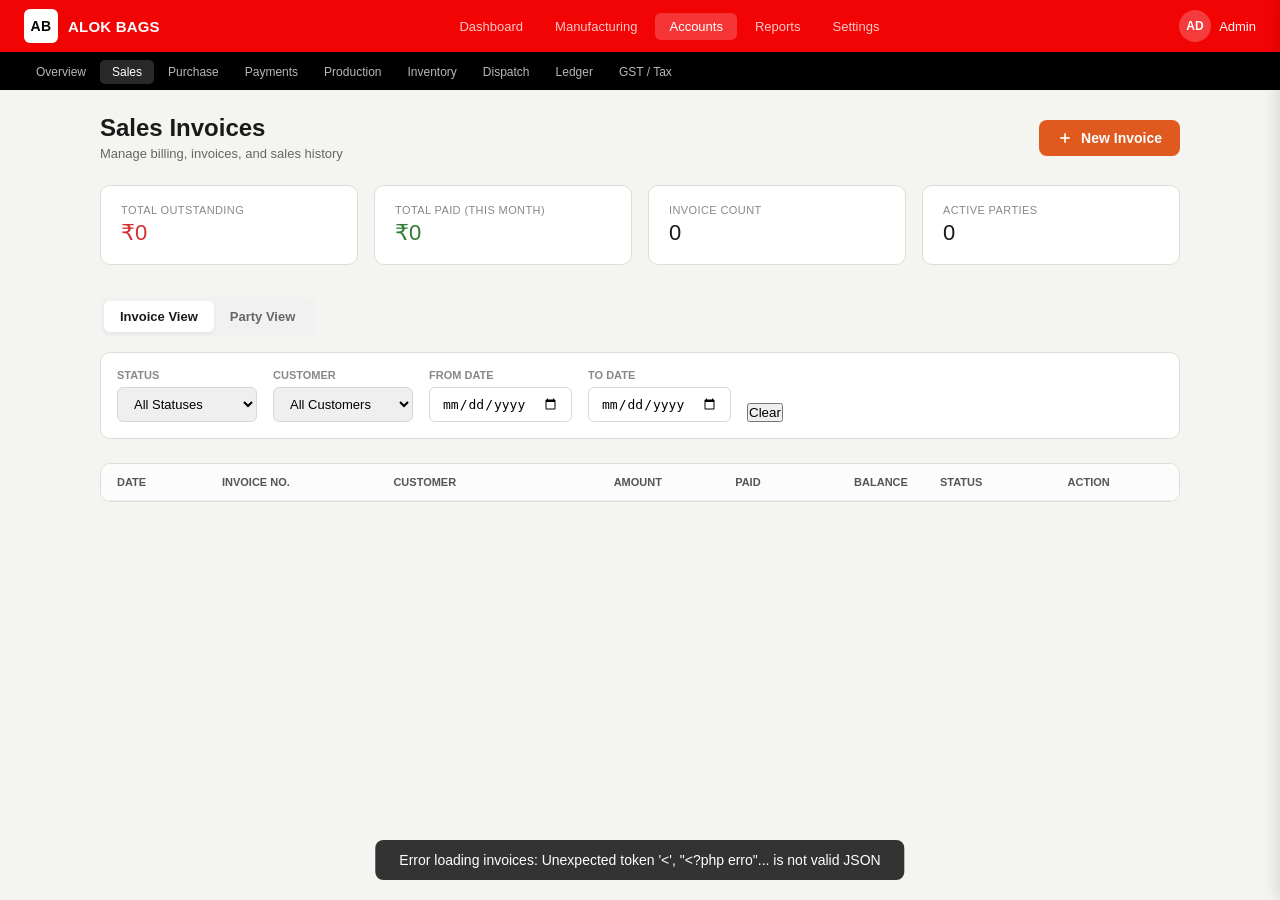
<file: alok bags 3/sales.html>
<!DOCTYPE html>
<html lang="en">

<head>
  <meta charset="UTF-8">
  <title>ALOK BAGS — Sales Invoices</title>
  <link rel="stylesheet" href="style.css">
  <link rel="stylesheet" href="sales.css">
</head>

<body>

  <!-- ═══════════ TOP NAVBAR ═══════════ -->
  <nav class="top-nav" id="top-nav">
    <div class="top-nav__left">
      <a href="index.html" class="logo-box" id="logo-box">AB</a>
      <a href="index.html" class="brand-name">ALOK BAGS</a>
    </div>
    <ul class="top-nav__links" id="main-nav-links">
      <li><a href="index.html" id="nav-dashboard">Dashboard</a></li>
      <li><a href="manufacturing.html" id="nav-manufacturing">Manufacturing</a></li>
      <li><a href="sales.html" class="active" id="nav-accounts">Accounts</a></li>
      <li><a href="reports.html" id="nav-reports">Reports</a></li>
      <li><a href="settings.html" id="nav-settings">Settings</a></li>
    </ul>
    <div class="top-nav__user" id="user-chip">
      <div class="avatar-chip">AD</div>
      <span class="user-name">Admin</span>
    </div>
  </nav>

  <!-- ═══════════ SUB NAVBAR ═══════════ -->
  <nav class="sub-nav" id="sub-nav">
    <ul>
      <li><a href="index.html" id="sub-overview">Overview</a></li>
      <li><a href="sales.html" class="active" id="sub-sales">Sales</a></li>
      <li><a href="purchases.html" id="sub-purchase">Purchase</a></li>
      <li><a href="payments.html" id="sub-payments">Payments</a></li>
      <li><a href="#" id="sub-production">Production</a></li>
      <li><a href="#" id="sub-inventory">Inventory</a></li>
      <li><a href="#" id="sub-dispatch">Dispatch</a></li>
      <li><a href="ledger.html" id="sub-ledger">Ledger</a></li>
      <li><a href="#" id="sub-gst">GST / Tax</a></li>
    </ul>
  </nav>

  <!-- ═══════════ MAIN CONTENT ═══════════ -->
  <main class="main-content">

    <!-- ── PAGE HEADER ── -->
    <header class="sales-header">
      <div>
        <h1 class="sales-title">Sales Invoices</h1>
        <p class="sales-subtitle">Manage billing, invoices, and sales history</p>
      </div>
      <div class="sales-actions">
        <button class="btn-primary" onclick="openInvoiceModal()">
          <svg viewBox="0 0 24 24" width="16" height="16" fill="none" stroke="currentColor" stroke-width="2.5">
            <line x1="12" y1="5" x2="12" y2="19" />
            <line x1="5" y1="12" x2="19" y2="12" />
          </svg>
          New Invoice
        </button>
      </div>
    </header>

    <!-- ── STATS ROW ── -->
    <section class="stats-row" id="sales-stats-row">
      <div class="stat-card">
        <span class="stat-label">Total Outstanding</span>
        <span class="stat-value text-red" id="stat-outstanding">₹0</span>
      </div>
      <div class="stat-card">
        <span class="stat-label">Total Paid (This Month)</span>
        <span class="stat-value text-green" id="stat-paid">₹0</span>
      </div>
      <div class="stat-card">
        <span class="stat-label">Invoice Count</span>
        <span class="stat-value" id="stat-count">0</span>
      </div>
      <div class="stat-card">
        <span class="stat-label">Active Parties</span>
        <span class="stat-value text-blue" id="stat-parties">0</span>
      </div>
    </section>

    <!-- ── VIEW TOGGLE ── -->
    <div class="view-toggle-container">
      <div class="view-toggle">
        <button id="btn-view-invoice" class="toggle-btn active" onclick="switchView('invoice')">Invoice View</button>
        <button id="btn-view-party" class="toggle-btn" onclick="switchView('party')">Party View</button>
      </div>
    </div>

    <!-- ── FILTER BAR ── -->
    <div class="filter-panel">
      <div class="filter-group" id="group-filter-search">
        <label>Search Party</label>
        <input type="text" id="filter-search" placeholder="Search by name..." onkeyup="debounceLoadData()">
      </div>
      <div class="filter-group">
        <label>Status</label>
        <select id="filter-status" onchange="loadData()">
          <option value="all">All Statuses</option>
          <option value="unpaid">Unpaid / Due</option>
          <option value="partial">Partially Paid</option>
          <option value="paid">Paid</option>
        </select>
      </div>
      <div class="filter-group" id="group-filter-customer">
        <label>Customer</label>
        <select id="filter-customer" onchange="loadData()">
          <option value="">All Customers</option>
        </select>
      </div>
      <div class="filter-group" id="group-filter-from">
        <label>From Date</label>
        <input type="date" id="filter-from" onchange="loadData()">
      </div>
      <div class="filter-group" id="group-filter-to">
        <label>To Date</label>
        <input type="date" id="filter-to" onchange="loadData()">
      </div>
      <button class="btn-text" onclick="clearFilters()">Clear</button>
    </div>

    <!-- ── INVOICE LIST ── -->
    <div class="invoice-table-wrapper" id="invoice-table-wrapper">
      <table class="invoice-table">
        <thead>
          <tr>
            <th>Date</th>
            <th>Invoice No.</th>
            <th>Customer</th>
            <th class="col-amt">Amount</th>
            <th class="col-amt">Paid</th>
            <th class="col-amt">Balance</th>
            <th>Status</th>
            <th>Action</th>
          </tr>
        </thead>
        <tbody id="invoice-tbody">
          <!-- Populated by JS -->
        </tbody>
      </table>
    </div>

    <!-- ── PARTY LIST ── -->
    <div class="invoice-table-wrapper" id="party-table-wrapper" style="display: none;">
      <table class="invoice-table party-summary-table">
        <thead>
          <tr>
            <th style="width: 40px;"></th>
            <th>Party Name</th>
            <th style="text-align: center;">Bills Count</th>
            <th class="col-amt">Total ₹</th>
            <th class="col-amt">Paid ₹</th>
            <th class="col-amt">Pending ₹</th>
            <th>Status</th>
          </tr>
        </thead>
        <tbody id="party-tbody">
          <!-- Populated by JS -->
        </tbody>
      </table>
    </div>

  </main>

  <!-- ═══════════ NEW INVOICE MODAL (FULL SCREEN) ═══════════ -->
  <div class="modal-overlay" id="overlay-invoice"></div>
  <div class="fs-modal" id="modal-invoice">
    <div class="fs-modal__header">
      <div>
        <h2 class="fs-title" id="inv-modal-title">Create New Tax Invoice</h2>
      </div>
      <div class="walkin-toggle-wrapper">
        <label><input type="radio" name="customer_type" value="saved" checked onchange="toggleCustomerType()"> Saved
          Party</label>
        <label><input type="radio" name="customer_type" value="walkin" onchange="toggleCustomerType()">
          Manual/Walk-in</label>
      </div>
      <button class="modal__close" onclick="closeInvoiceModal()"><svg viewBox="0 0 24 24" width="24" height="24"
          fill="none" stroke="currentColor" stroke-width="2">
          <line x1="18" y1="6" x2="6" y2="18" />
          <line x1="6" y1="6" x2="18" y2="18" />
        </svg></button>
    </div>
    <div class="fs-modal__body">

      <div class="inv-top">
        <div class="inv-field wide" id="field-saved-party">
          <label>Customer / Party *</label>
          <div class="autocomplete-wrapper">
            <input type="hidden" id="inv-party-id">
            <input type="text" id="inv-party-search" placeholder="Type to search party..." autocomplete="off">
            <ul class="autocomplete-list" id="party-autocomplete-list"></ul>
          </div>
        </div>
        <div class="inv-field wide" id="field-walkin-party" style="display:none; gap:16px; flex-direction:row;">
          <div style="flex:2;"><label>Customer Name *</label><input type="text" id="inv-walkin-name"
              placeholder="Walk-in name"></div>
          <div style="flex:1;"><label>Phone</label><input type="text" id="inv-walkin-phone" placeholder="Phone"></div>
          <div style="flex:1;">
            <label>State *</label>
            <select id="inv-walkin-state" onchange="handleStateChange()">
              <option value="Andhra Pradesh">Andhra Pradesh</option>
              <option value="Arunachal Pradesh">Arunachal Pradesh</option>
              <option value="Assam">Assam</option>
              <option value="Bihar">Bihar</option>
              <option value="Chhattisgarh">Chhattisgarh</option>
              <option value="Goa">Goa</option>
              <option value="Gujarat">Gujarat</option>
              <option value="Haryana">Haryana</option>
              <option value="Himachal Pradesh">Himachal Pradesh</option>
              <option value="Jharkhand">Jharkhand</option>
              <option value="Karnataka">Karnataka</option>
              <option value="Kerala">Kerala</option>
              <option value="Madhya Pradesh">Madhya Pradesh</option>
              <option value="Maharashtra">Maharashtra</option>
              <option value="Manipur">Manipur</option>
              <option value="Meghalaya">Meghalaya</option>
              <option value="Mizoram">Mizoram</option>
              <option value="Nagaland">Nagaland</option>
              <option value="Odisha">Odisha</option>
              <option value="Punjab">Punjab</option>
              <option value="Rajasthan" selected>Rajasthan</option>
              <option value="Sikkim">Sikkim</option>
              <option value="Tamil Nadu">Tamil Nadu</option>
              <option value="Telangana">Telangana</option>
              <option value="Tripura">Tripura</option>
              <option value="Uttar Pradesh">Uttar Pradesh</option>
              <option value="Uttarakhand">Uttarakhand</option>
              <option value="West Bengal">West Bengal</option>
              <option value="Andaman and Nicobar Islands">Andaman and Nicobar Islands</option>
              <option value="Chandigarh">Chandigarh</option>
              <option value="Dadra and Nagar Haveli and Daman and Diu">Dadra and Nagar Haveli and Daman and Diu</option>
              <option value="Delhi">Delhi</option>
              <option value="Jammu and Kashmir">Jammu and Kashmir</option>
              <option value="Ladakh">Ladakh</option>
              <option value="Lakshadweep">Lakshadweep</option>
              <option value="Puducherry">Puducherry</option>
            </select>
          </div>
        </div>
        <div class="inv-field">
          <label>Bill Type *</label>
          <select id="inv-bill-type" onchange="toggleBillType()">
            <option value="gst">Tax Invoice (With GST)</option>
            <option value="non_gst">Retail Invoice (Without GST)</option>
          </select>
        </div>
        <div class="inv-field">
          <label>Invoice Date *</label>
          <input type="date" id="inv-date">
        </div>
        <div class="inv-field">
          <label>Due Date</label>
          <input type="date" id="inv-due-date">
        </div>
        <div class="inv-field">
          <label>Invoice No. (Auto)</label>
          <input type="text" id="inv-no" placeholder="Leave blank to auto generate" readonly style="background:#f5f5f5">
        </div>
      </div>

      <div class="inv-items-section">
        <table class="inv-items-table">
          <thead>
            <tr>
              <th width="40%">Item / Product</th>
              <th width="10%">Qty</th>
              <th width="10%">Unit</th>
              <th width="12%">Rate (₹)</th>
              <th width="10%">Disc %</th>
              <th width="10%" class="col-gst">GST %</th>
              <th width="15%" style="text-align:right">Amount (₹)</th>
              <th width="5%"></th>
            </tr>
          </thead>
          <tbody id="inv-items-body">
            <!-- Items injected by JS -->
          </tbody>
        </table>
        <button class="btn-add-item" onclick="addInvoiceItemRow()">+ Add Item</button>
      </div>

      <div class="inv-bottom">
        <div class="inv-notes">
          <label>Notes / Terms</label>
          <textarea id="inv-notes" rows="4" placeholder="Terms and conditions, delivery notes..."></textarea>
        </div>
        <div class="inv-summary">
          <div class="summary-row"><span>Subtotal:</span> <span id="sum-subtotal">₹0.00</span></div>
          <div class="summary-row"><span>Discount:</span> <span id="sum-discount" class="text-red">-₹0.00</span></div>
          <div class="summary-row"><span>Taxable Value:</span> <span id="sum-taxable">₹0.00</span></div>
          <div class="summary-row row-cgst-sgst"><span>CGST:</span> <span id="sum-cgst">₹0.00</span></div>
          <div class="summary-row row-cgst-sgst"><span>SGST:</span> <span id="sum-sgst">₹0.00</span></div>
          <div class="summary-row row-igst" style="display:none;"><span>IGST:</span> <span id="sum-igst">₹0.00</span>
          </div>
          <div class="summary-row grand-total"><span>Grand Total:</span> <span id="sum-total">₹0.00</span></div>
        </div>
      </div>

      <div class="inv-payment-section" id="inv-payment-box">
        <h4 style="margin-top:0; margin-bottom:12px; color:#c0392b;">Payment Details</h4>
        <div class="payment-modes">
          <label class="pay-mode-label"><input type="radio" name="payment_status" value="pending" checked
              onchange="togglePaymentFields()"> 🔴 Pending / Credit</label>
          <label class="pay-mode-label"><input type="radio" name="payment_status" value="cash"
              onchange="togglePaymentFields()"> 🟢 Cash Received</label>
          <label class="pay-mode-label"><input type="radio" name="payment_status" value="upi"
              onchange="togglePaymentFields()"> 🔵 UPI / Online</label>
          <label class="pay-mode-label"><input type="radio" name="payment_status" value="cheque"
              onchange="togglePaymentFields()"> 🟡 Cheque</label>
        </div>

        <div id="payment-extra-fields" style="display:none; margin-top:15px; gap:16px;">
          <div style="flex:1;">
            <label>Amount Received (₹) *</label>
            <input type="number" id="inv-paid-amount" step="0.01" oninput="validatePaymentAmount()">
            <div id="payment-warning" class="text-red" style="font-size:11px; margin-top:4px;"></div>
          </div>
          <div style="flex:2;">
            <label id="label-pay-note">Payment Note / Ref</label>
            <input type="text" id="inv-pay-note" placeholder="Transaction ID, Note, etc.">
          </div>
          <div id="cheque-fields" style="display:none; flex:2; gap:16px;">
            <div style="flex:1;">
              <label>Cheque No.</label>
              <input type="text" id="inv-cheque-no" placeholder="6 digits">
            </div>
            <div style="flex:1;">
              <label>Cheque Date</label>
              <input type="date" id="inv-cheque-date">
            </div>
          </div>
        </div>
      </div>

    </div>
    <div class="fs-modal__footer">
      <button class="btn-text" onclick="closeInvoiceModal()">Cancel</button>
      <button class="btn-primary" onclick="saveInvoice()">Save & Generate Invoice</button>
    </div>
  </div>

  <!-- ═══════════ RECORD PAYMENT MODAL ═══════════ -->
  <div class="modal-overlay" id="overlay-payment"></div>
  <div class="sm-modal" id="modal-payment">
    <div class="sm-modal__header">
      <h3>Record Payment In</h3>
      <button class="modal__close" onclick="closePaymentModal()"><svg viewBox="0 0 24 24" width="18" height="18"
          fill="none" stroke="currentColor" stroke-width="2">
          <line x1="18" y1="6" x2="6" y2="18" />
          <line x1="6" y1="6" x2="18" y2="18" />
        </svg></button>
    </div>
    <div class="sm-modal__body">
      <input type="hidden" id="pay-inv-id">
      <div class="inv-field" style="margin-bottom:12px;">
        <label>Invoice Balance</label>
        <div id="pay-balance" style="font-size:18px; font-weight:bold;">₹0.00</div>
      </div>
      <div class="inv-field" style="margin-bottom:12px;">
        <label>Amount Received (₹) *</label>
        <input type="number" id="pay-amount" step="0.01" style="font-size:20px; padding:10px; border-color:#c0392b;">
      </div>
      <div class="inv-field" style="margin-bottom:12px;">
        <label>Payment Method</label>
        <select id="pay-method" onchange="updatePayNotePlaceholder()">
          <option value="cash">💵 Cash (Hand to Hand)</option>
          <option value="upi">📱 UPI / Online</option>
          <option value="cheque">🧾 Cheque</option>
          <option value="bank">🏦 Bank Transfer</option>
        </select>
      </div>
      <div class="inv-field" style="margin-bottom:12px;">
        <label>Date *</label>
        <input type="date" id="pay-date">
      </div>
      <div class="inv-field">
        <label id="pay-note-label">Reference / Note</label>
        <input type="text" id="pay-note" placeholder="Optional note">
      </div>
    </div>
    <div class="sm-modal__footer">
      <button class="btn-text" onclick="closePaymentModal()">Cancel</button>
      <button class="btn-receive" onclick="savePayment()">Save Payment</button>
    </div>
  </div>

  <!-- ═══════════ PAYMENT RECEIPT MODAL ═══════════ -->
  <div class="modal-overlay" id="overlay-receipt"></div>
  <div class="sm-modal" id="modal-receipt" style="width: 400px;">
    <div class="sm-modal__header">
      <h3 id="receipt-title">💵 Cash Payment Received</h3>
      <button class="modal__close" onclick="closeReceiptModal()"><svg viewBox="0 0 24 24" width="18" height="18"
          fill="none" stroke="currentColor" stroke-width="2">
          <line x1="18" y1="6" x2="6" y2="18" />
          <line x1="6" y1="6" x2="18" y2="18" />
        </svg></button>
    </div>
    <div class="sm-modal__body" id="receipt-content">
      <div class="receipt-card">
        <div class="receipt-row"><span>Invoice:</span> <strong id="rec-inv-no">#INV-000</strong></div>
        <div class="receipt-row"><span>Party:</span> <strong id="rec-party">...</strong></div>
        <div class="receipt-row"><span>Amount:</span> <strong id="rec-amount"
            style="font-size:18px; color:#c0392b;">₹0.00</strong></div>
        <div class="receipt-row"><span>Mode:</span> <span id="rec-mode">Cash</span></div>
        <div class="receipt-row"><span>Date:</span> <span id="rec-date">...</span></div>
        <div class="receipt-row"><span>Status:</span> <span id="rec-status" class="text-green">✓ Fully Paid</span></div>
        <hr style="margin:15px 0; border:0; border-top:1px dashed #ccc;">
        <div id="rec-note" style="font-style:italic; color:#666; text-align:center; font-size:13px;">
          "Payment collected in cash at time of delivery"
        </div>
      </div>
    </div>
    <div class="sm-modal__footer">
      <button class="btn-primary" onclick="printReceipt()"><svg viewBox="0 0 24 24" width="16" height="16" fill="none"
          stroke="currentColor" stroke-width="2" style="vertical-align:middle; margin-right:5px;">
          <path d="M6 9V2h12v7M6 18H4a2 2 0 0 1-2-2v-5a2 2 0 0 1 2-2h16a2 2 0 0 1 2 2v5a2 2 0 0 1-2 2h-2" />
          <rect x="6" y="14" width="12" height="8" />
        </svg> Print Receipt</button>
      <button class="btn-text" onclick="closeReceiptModal()">Close</button>
    </div>
  </div>

  <!-- ═══════════ THERMAL RECEIPT (HIDDEN FOR SCREEN) ═══════════ -->
  <div id="thermal-receipt" class="print-only">
    <div style="text-align:center; margin-bottom:10px;">
      <h2 style="margin:0;">ALOK BAGS</h2>
      <p style="margin:2px 0; font-size:12px;">Payment Receipt</p>
    </div>
    <div style="border-top:1px dashed #000; padding:10px 0;">
      <p><strong>Invoice:</strong> <span id="pr-inv-no"></span></p>
      <p><strong>Party:</strong> <span id="pr-party"></span></p>
      <p><strong>Date:</strong> <span id="pr-date"></span></p>
      <p><strong>Mode:</strong> <span id="pr-mode"></span></p>
      <p style="font-size:18px; margin:10px 0;"><strong>Amount:</strong> <span id="pr-amount"></span></p>
      <p
        style="text-align:center; font-weight:bold; border:2px solid #000; display:inline-block; padding:5px 15px; margin-top:10px;">
        PAID</p>
    </div>
    <div style="text-align:center; margin-top:15px; font-size:10px;">
      Thank You!
    </div>
  </div>
  <div class="sm-modal" id="modal-history" style="width: 550px;">
    <div class="sm-modal__header">
      <h3 id="history-modal-title">Payment History</h3>
      <button class="modal__close" onclick="closeHistoryModal()"><svg viewBox="0 0 24 24" width="18" height="18"
          fill="none" stroke="currentColor" stroke-width="2">
          <line x1="18" y1="6" x2="6" y2="18" />
          <line x1="6" y1="6" x2="18" y2="18" />
        </svg></button>
    </div>
    <div class="sm-modal__body" style="padding: 0;">
      <div id="history-success-msg"
        style="display:none; background:#e6f4ea; color:#1e8e3e; padding:12px 20px; font-weight:600; font-size:13px; border-bottom:1px solid #c6f6d5;">
        ✓ Payment complete — received hand to hand in cash
      </div>
      <table class="invoice-table" style="margin: 0; border: none; border-radius: 0;">
        <thead>
          <tr>
            <th>Date</th>
            <th>Method</th>
            <th>Note/Ref</th>
            <th class="col-amt">Amount</th>
          </tr>
        </thead>
        <tbody id="history-tbody">
          <!-- Populated by JS -->
        </tbody>
      </table>
      <div id="history-summary" style="padding:16px 20px; background:#f9f9f9; border-top:1px solid #eee;">
        <div class="summary-row" style="margin-bottom:6px;"><span>Total Paid:</span> <strong
            id="hist-total-paid">₹0.00</strong></div>
        <div class="summary-row" style="margin-bottom:6px;"><span>Invoice Amount:</span> <span
            id="hist-total-inv">₹0.00</span></div>
        <div class="summary-row" style="font-size:16px; padding-top:8px; border-top:1px dashed #ccc;">
          <span>Still Due:</span> <strong id="hist-total-due" class="text-red">₹0.00</strong>
        </div>
      </div>
    </div>
    <div class="sm-modal__footer">
      <button class="btn-outline" id="btn-hist-print-receipt" style="display:none;"
        onclick="printReceiptFromHistory()">Print Receipt</button>
      <button class="btn-text" onclick="closeHistoryModal()">Close</button>
    </div>
  </div>

  <!-- ═══════════ QUICK ADD PARTY DRAWER ═══════════ -->
  <div class="drawer-overlay" id="overlay-drawer" onclick="closePartyDrawer()"></div>
  <div class="drawer-panel" id="drawer-add-party">
    <div class="drawer-header">
      <h3>Add New Party</h3>
      <button class="modal__close" onclick="closePartyDrawer()"><svg viewBox="0 0 24 24" width="20" height="20"
          fill="none" stroke="currentColor" stroke-width="2">
          <line x1="18" y1="6" x2="6" y2="18" />
          <line x1="6" y1="6" x2="18" y2="18" />
        </svg></button>
    </div>
    <div class="drawer-body">
      <div class="inv-field" style="margin-bottom:16px;">
        <label>Party Name *</label>
        <input type="text" id="drawer-party-name" placeholder="Enter full name">
      </div>
      <div class="inv-field" style="margin-bottom:16px;">
        <label>Phone Number</label>
        <input type="text" id="drawer-party-phone" placeholder="Mobile">
      </div>
      <div class="inv-field" style="margin-bottom:16px;">
        <label>Email Address</label>
        <input type="email" id="drawer-party-email" placeholder="Email">
      </div>
      <div class="inv-field" style="margin-bottom:16px;">
        <label>GST Number</label>
        <input type="text" id="drawer-party-gstin" placeholder="GSTIN (optional)">
      </div>
      <div class="inv-field-row" style="display:flex; gap:16px; margin-bottom:16px;">
        <div class="inv-field" style="flex:1;">
          <label>City</label>
          <input type="text" id="drawer-party-city" placeholder="City">
        </div>
        <div class="inv-field" style="flex:1;">
          <label>State</label>
          <select id="drawer-party-state">
            <option value="Andhra Pradesh">Andhra Pradesh</option>
            <option value="Arunachal Pradesh">Arunachal Pradesh</option>
            <option value="Assam">Assam</option>
            <option value="Bihar">Bihar</option>
            <option value="Chhattisgarh">Chhattisgarh</option>
            <option value="Goa">Goa</option>
            <option value="Gujarat">Gujarat</option>
            <option value="Haryana">Haryana</option>
            <option value="Himachal Pradesh">Himachal Pradesh</option>
            <option value="Jharkhand">Jharkhand</option>
            <option value="Karnataka">Karnataka</option>
            <option value="Kerala">Kerala</option>
            <option value="Madhya Pradesh">Madhya Pradesh</option>
            <option value="Maharashtra">Maharashtra</option>
            <option value="Manipur">Manipur</option>
            <option value="Meghalaya">Meghalaya</option>
            <option value="Mizoram">Mizoram</option>
            <option value="Nagaland">Nagaland</option>
            <option value="Odisha">Odisha</option>
            <option value="Punjab">Punjab</option>
            <option value="Rajasthan" selected>Rajasthan</option>
            <option value="Sikkim">Sikkim</option>
            <option value="Tamil Nadu">Tamil Nadu</option>
            <option value="Telangana">Telangana</option>
            <option value="Tripura">Tripura</option>
            <option value="Uttar Pradesh">Uttar Pradesh</option>
            <option value="Uttarakhand">Uttarakhand</option>
            <option value="West Bengal">West Bengal</option>
            <option value="Andaman and Nicobar Islands">Andaman and Nicobar Islands</option>
            <option value="Chandigarh">Chandigarh</option>
            <option value="Dadra and Nagar Haveli and Daman and Diu">Dadra and Nagar Haveli and Daman and Diu</option>
            <option value="Delhi">Delhi</option>
            <option value="Jammu and Kashmir">Jammu and Kashmir</option>
            <option value="Ladakh">Ladakh</option>
            <option value="Lakshadweep">Lakshadweep</option>
            <option value="Puducherry">Puducherry</option>
          </select>
        </div>
        <div class="inv-field" style="flex:1;">
          <label>Pincode</label>
          <input type="number" id="drawer-party-pincode" placeholder="6 digits">
        </div>
      </div>
      <div class="inv-field" style="margin-bottom:16px;">
        <label>Address</label>
        <textarea id="drawer-party-address" rows="2" placeholder="Full Billing Address"></textarea>
      </div>
      <div class="inv-field" style="margin-bottom:16px;">
        <label>Credit Limit (₹)</label>
        <input type="text" id="drawer-party-limit" placeholder="Limit">
      </div>
    </div>
    <div class="drawer-footer">
      <button class="btn-text" onclick="closePartyDrawer()">Cancel</button>
      <button class="btn-primary" onclick="saveQuickAddParty()">Save & Select</button>
    </div>
  </div>

  <div class="toast" id="toast"></div>

  <script src="sales.js"></script>
  <script src="invoice-autocomplete.js"></script>
</body>

</html>
</file>
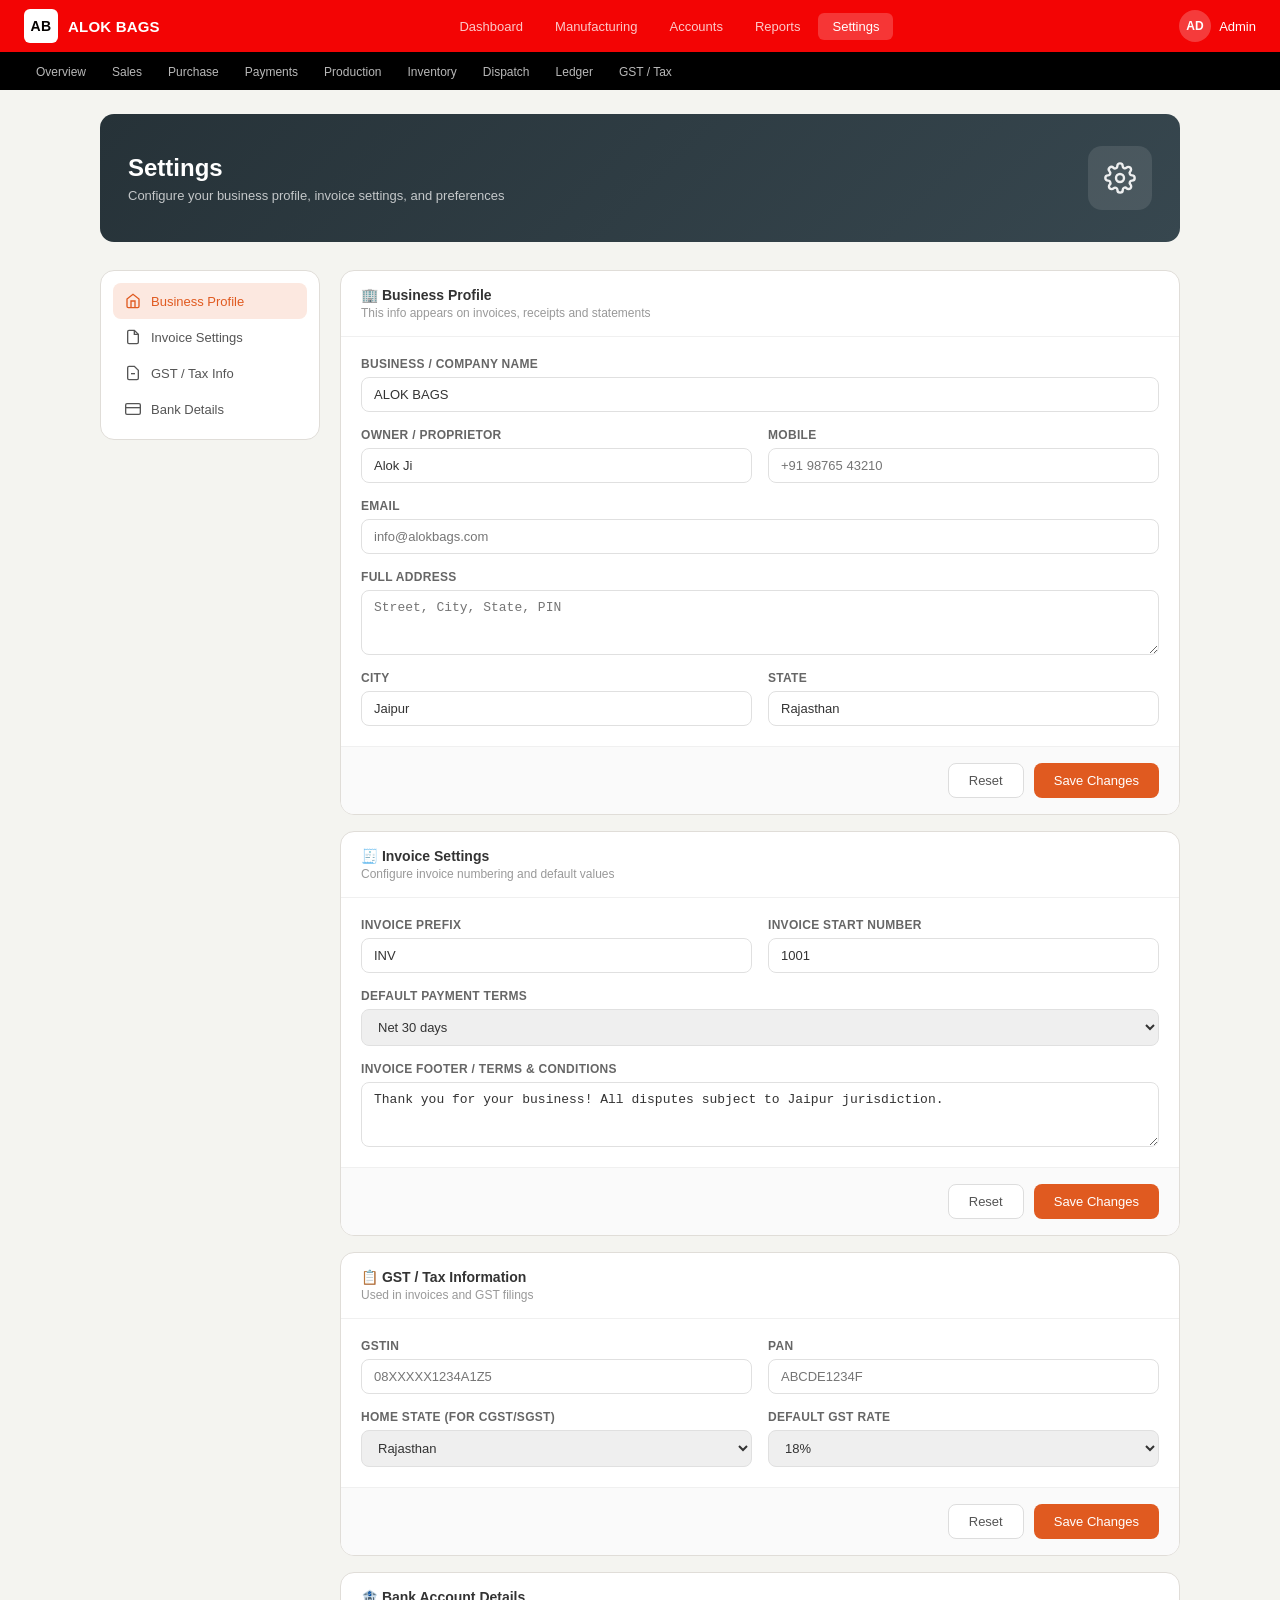
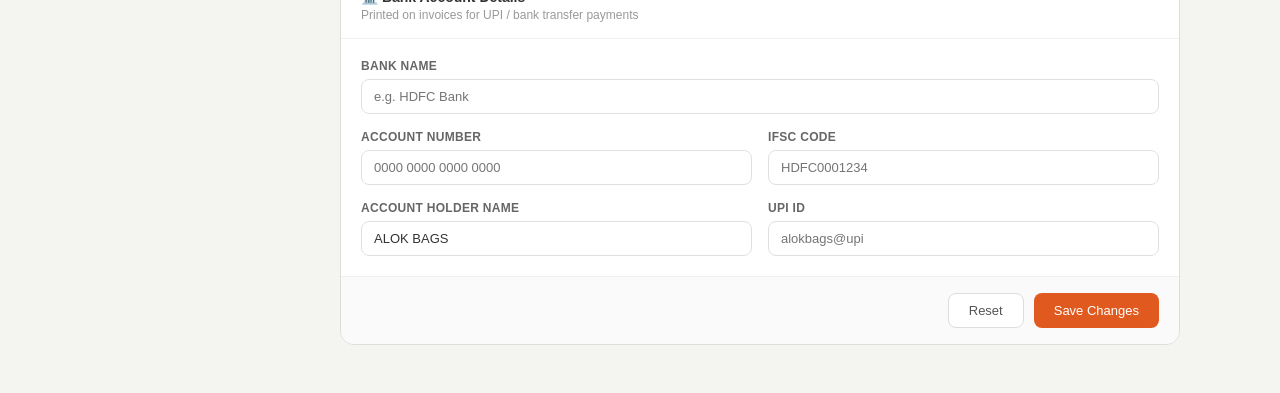
<file: alok bags 3/settings.html>
<!DOCTYPE html>
<html lang="en">
<head>
  <meta charset="UTF-8">
  <meta name="viewport" content="width=device-width, initial-scale=1.0">
  <title>ALOK BAGS — Settings</title>
  <link rel="stylesheet" href="style.css">
  <style>
    .page-hero { background: linear-gradient(135deg, #263238 0%, #37474f 100%); border-radius: 14px; padding: 32px 28px; margin-bottom: 28px; color: #fff; display: flex; align-items: center; justify-content: space-between; gap: 20px; }
    .page-hero h1 { font-size: 24px; font-weight: 700; margin-bottom: 6px; }
    .page-hero p { font-size: 13px; color: rgba(255,255,255,0.72); }
    .hero-icon { width: 64px; height: 64px; background: rgba(255,255,255,0.1); border-radius: 14px; display: flex; align-items: center; justify-content: center; flex-shrink: 0; }
    .settings-layout { display: grid; grid-template-columns: 220px 1fr; gap: 20px; }
    .settings-sidebar { background: #fff; border-radius: 14px; border: 0.5px solid #e0ddd8; padding: 12px; height: fit-content; }
    .settings-sidebar-item { display: flex; align-items: center; gap: 10px; padding: 10px 12px; border-radius: 8px; cursor: pointer; font-size: 13px; font-weight: 500; color: #555; transition: background 0.15s; }
    .settings-sidebar-item:hover { background: #f5f5f5; }
    .settings-sidebar-item.active { background: #fce8e0; color: #E05A20; }
    .settings-sidebar-item svg { flex-shrink: 0; }
    .settings-content { display: flex; flex-direction: column; gap: 16px; }
    .settings-section { background: #fff; border-radius: 14px; border: 0.5px solid #e0ddd8; overflow: hidden; }
    .settings-section-header { padding: 16px 20px; border-bottom: 1px solid #f0f0f0; }
    .settings-section-header h3 { font-size: 14px; font-weight: 600; color: #333; }
    .settings-section-header p { font-size: 12px; color: #999; margin-top: 3px; }
    .settings-field-group { padding: 20px; display: flex; flex-direction: column; gap: 16px; }
    .settings-field { display: flex; flex-direction: column; gap: 6px; }
    .settings-field label { font-size: 12px; font-weight: 600; color: #666; text-transform: uppercase; letter-spacing: 0.3px; }
    .settings-field input, .settings-field select, .settings-field textarea { border: 1px solid #e0e0e0; border-radius: 8px; padding: 9px 12px; font-size: 13px; color: #333; outline: none; transition: border-color 0.2s; width: 100%; }
    .settings-field input:focus, .settings-field select:focus, .settings-field textarea:focus { border-color: #E05A20; box-shadow: 0 0 0 3px rgba(224,90,32,0.08); }
    .settings-field-row { display: grid; grid-template-columns: 1fr 1fr; gap: 16px; }
    .settings-footer { display: flex; justify-content: flex-end; gap: 10px; padding: 16px 20px; background: #fafafa; border-top: 1px solid #f0f0f0; }
    .btn-primary { background: #E05A20; color: #fff; border: none; padding: 9px 20px; border-radius: 8px; font-size: 13px; font-weight: 500; cursor: pointer; }
    .btn-primary:hover { background: #c84e18; }
    .btn-outline { background: #fff; color: #555; border: 1px solid #ddd; padding: 9px 20px; border-radius: 8px; font-size: 13px; font-weight: 500; cursor: pointer; }
    .btn-outline:hover { border-color: #bbb; background: #f9f9f9; }
    .toast { position: fixed; bottom: 24px; right: 24px; background: #333; color: #fff; padding: 12px 20px; border-radius: 10px; font-size: 13px; opacity: 0; pointer-events: none; transition: opacity 0.3s; z-index: 999; }
    .toast.show { opacity: 1; }
    @media (max-width: 768px) { .settings-layout { grid-template-columns: 1fr; } .settings-sidebar { display: none; } }
  </style>
</head>
<body>

  <nav class="top-nav">
    <div class="top-nav__left">
      <a href="index.html" class="logo-box">AB</a>
      <a href="index.html" class="brand-name">ALOK BAGS</a>
    </div>
    <ul class="top-nav__links">
      <li><a href="index.html">Dashboard</a></li>
      <li><a href="manufacturing.html">Manufacturing</a></li>
      <li><a href="sales.html">Accounts</a></li>
      <li><a href="reports.html">Reports</a></li>
      <li><a href="settings.html" class="active">Settings</a></li>
    </ul>
    <div class="top-nav__user">
      <div class="avatar-chip">AD</div>
      <span class="user-name">Admin</span>
    </div>
  </nav>

  <nav class="sub-nav">
    <ul>
      <li><a href="index.html">Overview</a></li>
      <li><a href="sales.html">Sales</a></li>
      <li><a href="purchases.html">Purchase</a></li>
      <li><a href="payments.html">Payments</a></li>
      <li><a href="production.html">Production</a></li>
      <li><a href="inventory.html">Inventory</a></li>
      <li><a href="dispatch.html">Dispatch</a></li>
      <li><a href="ledger.html">Ledger</a></li>
      <li><a href="gst.html">GST / Tax</a></li>
    </ul>
  </nav>

  <main class="main-content">

    <div class="page-hero">
      <div>
        <h1>Settings</h1>
        <p>Configure your business profile, invoice settings, and preferences</p>
      </div>
      <div class="hero-icon">
        <svg viewBox="0 0 24 24" width="32" height="32" fill="none" stroke="rgba(255,255,255,0.9)" stroke-width="1.8">
          <circle cx="12" cy="12" r="3"/>
          <path d="M19.4 15a1.65 1.65 0 0 0 .33 1.82l.06.06a2 2 0 1 1-2.83 2.83l-.06-.06a1.65 1.65 0 0 0-1.82-.33 1.65 1.65 0 0 0-1 1.51V21a2 2 0 0 1-4 0v-.09A1.65 1.65 0 0 0 9 19.4a1.65 1.65 0 0 0-1.82.33l-.06.06a2 2 0 1 1-2.83-2.83l.06-.06A1.65 1.65 0 0 0 4.68 15a1.65 1.65 0 0 0-1.51-1H3a2 2 0 0 1 0-4h.09A1.65 1.65 0 0 0 4.6 9a1.65 1.65 0 0 0-.33-1.82l-.06-.06a2 2 0 1 1 2.83-2.83l.06.06A1.65 1.65 0 0 0 9 4.68a1.65 1.65 0 0 0 1-1.51V3a2 2 0 0 1 4 0v.09a1.65 1.65 0 0 0 1 1.51 1.65 1.65 0 0 0 1.82-.33l.06-.06a2 2 0 1 1 2.83 2.83l-.06.06A1.65 1.65 0 0 0 19.4 9a1.65 1.65 0 0 0 1.51 1H21a2 2 0 0 1 0 4h-.09a1.65 1.65 0 0 0-1.51 1z"/>
        </svg>
      </div>
    </div>

    <div class="settings-layout">
      <!-- Sidebar -->
      <div class="settings-sidebar">
        <div class="settings-sidebar-item active" onclick="showSection('business')">
          <svg viewBox="0 0 24 24" width="16" height="16" fill="none" stroke="currentColor" stroke-width="2"><path d="M3 9l9-7 9 7v11a2 2 0 0 1-2 2H5a2 2 0 0 1-2-2z"/><polyline points="9 22 9 12 15 12 15 22"/></svg>
          Business Profile
        </div>
        <div class="settings-sidebar-item" onclick="showSection('invoice')">
          <svg viewBox="0 0 24 24" width="16" height="16" fill="none" stroke="currentColor" stroke-width="2"><path d="M14 2H6a2 2 0 0 0-2 2v16a2 2 0 0 0 2 2h12a2 2 0 0 0 2-2V8z"/><polyline points="14 2 14 8 20 8"/></svg>
          Invoice Settings
        </div>
        <div class="settings-sidebar-item" onclick="showSection('gst')">
          <svg viewBox="0 0 24 24" width="16" height="16" fill="none" stroke="currentColor" stroke-width="2"><path d="M14 2H6a2 2 0 0 0-2 2v16a2 2 0 0 0 2 2h12a2 2 0 0 0 2-2V8z"/><line x1="9" y1="13" x2="15" y2="13"/></svg>
          GST / Tax Info
        </div>
        <div class="settings-sidebar-item" onclick="showSection('bank')">
          <svg viewBox="0 0 24 24" width="16" height="16" fill="none" stroke="currentColor" stroke-width="2"><rect x="1" y="4" width="22" height="16" rx="2" ry="2"/><line x1="1" y1="10" x2="23" y2="10"/></svg>
          Bank Details
        </div>
      </div>

      <!-- Content Panels -->
      <div class="settings-content">

        <!-- Business Profile -->
        <div class="settings-section" id="section-business">
          <div class="settings-section-header">
            <h3>🏢 Business Profile</h3>
            <p>This info appears on invoices, receipts and statements</p>
          </div>
          <div class="settings-field-group">
            <div class="settings-field">
              <label>Business / Company Name</label>
              <input type="text" id="biz-name" value="ALOK BAGS" placeholder="Your company name">
            </div>
            <div class="settings-field-row">
              <div class="settings-field">
                <label>Owner / Proprietor</label>
                <input type="text" id="biz-owner" value="Alok Ji" placeholder="Owner name">
              </div>
              <div class="settings-field">
                <label>Mobile</label>
                <input type="text" id="biz-mobile" value="" placeholder="+91 98765 43210">
              </div>
            </div>
            <div class="settings-field">
              <label>Email</label>
              <input type="email" id="biz-email" value="" placeholder="info@alokbags.com">
            </div>
            <div class="settings-field">
              <label>Full Address</label>
              <textarea id="biz-address" rows="3" placeholder="Street, City, State, PIN"></textarea>
            </div>
            <div class="settings-field-row">
              <div class="settings-field">
                <label>City</label>
                <input type="text" id="biz-city" value="Jaipur" placeholder="City">
              </div>
              <div class="settings-field">
                <label>State</label>
                <input type="text" id="biz-state" value="Rajasthan" placeholder="State">
              </div>
            </div>
          </div>
          <div class="settings-footer">
            <button class="btn-outline" onclick="loadSettings()">Reset</button>
            <button class="btn-primary" onclick="saveSettings()">Save Changes</button>
          </div>
        </div>

        <!-- Invoice Settings -->
        <div class="settings-section" id="section-invoice">
          <div class="settings-section-header">
            <h3>🧾 Invoice Settings</h3>
            <p>Configure invoice numbering and default values</p>
          </div>
          <div class="settings-field-group">
            <div class="settings-field-row">
              <div class="settings-field">
                <label>Invoice Prefix</label>
                <input type="text" id="inv-prefix" value="INV" placeholder="e.g. INV, ALBG">
              </div>
              <div class="settings-field">
                <label>Invoice Start Number</label>
                <input type="number" id="inv-start" value="1001" min="1">
              </div>
            </div>
            <div class="settings-field">
              <label>Default Payment Terms</label>
              <select id="inv-terms">
                <option value="Net 30 days" selected>Net 30 days</option>
                <option value="Net 15 days">Net 15 days</option>
                <option value="Net 45 days">Net 45 days</option>
                <option value="Immediate">Immediate (Cash)</option>
                <option value="Net 60 days">Net 60 days</option>
              </select>
            </div>
            <div class="settings-field">
              <label>Invoice Footer / Terms &amp; Conditions</label>
              <textarea id="inv-footer" rows="3" placeholder="Thank you for your business. Goods once sold will not be taken back...">Thank you for your business! All disputes subject to Jaipur jurisdiction.</textarea>
            </div>
          </div>
          <div class="settings-footer">
            <button class="btn-outline">Reset</button>
            <button class="btn-primary" onclick="saveSettings()">Save Changes</button>
          </div>
        </div>

        <!-- GST Info -->
        <div class="settings-section" id="section-gst">
          <div class="settings-section-header">
            <h3>📋 GST / Tax Information</h3>
            <p>Used in invoices and GST filings</p>
          </div>
          <div class="settings-field-group">
            <div class="settings-field-row">
              <div class="settings-field">
                <label>GSTIN</label>
                <input type="text" id="gst-gstin" value="" placeholder="08XXXXX1234A1Z5">
              </div>
              <div class="settings-field">
                <label>PAN</label>
                <input type="text" id="gst-pan" value="" placeholder="ABCDE1234F">
              </div>
            </div>
            <div class="settings-field-row">
              <div class="settings-field">
                <label>Home State (for CGST/SGST)</label>
                <select id="gst-state">
                  <option value="Rajasthan" selected>Rajasthan</option>
                  <option value="Gujarat">Gujarat</option>
                  <option value="Maharashtra">Maharashtra</option>
                  <option value="Delhi">Delhi</option>
                  <option value="Uttar Pradesh">Uttar Pradesh</option>
                </select>
              </div>
              <div class="settings-field">
                <label>Default GST Rate</label>
                <select id="gst-rate">
                  <option value="18" selected>18%</option>
                  <option value="12">12%</option>
                  <option value="5">5%</option>
                  <option value="0">0% (Exempt)</option>
                </select>
              </div>
            </div>
          </div>
          <div class="settings-footer">
            <button class="btn-outline">Reset</button>
            <button class="btn-primary" onclick="saveSettings()">Save Changes</button>
          </div>
        </div>

        <!-- Bank Details -->
        <div class="settings-section" id="section-bank">
          <div class="settings-section-header">
            <h3>🏦 Bank Account Details</h3>
            <p>Printed on invoices for UPI / bank transfer payments</p>
          </div>
          <div class="settings-field-group">
            <div class="settings-field">
              <label>Bank Name</label>
              <input type="text" id="bank-name" value="" placeholder="e.g. HDFC Bank">
            </div>
            <div class="settings-field-row">
              <div class="settings-field">
                <label>Account Number</label>
                <input type="text" id="bank-acc" value="" placeholder="0000 0000 0000 0000">
              </div>
              <div class="settings-field">
                <label>IFSC Code</label>
                <input type="text" id="bank-ifsc" value="" placeholder="HDFC0001234">
              </div>
            </div>
            <div class="settings-field-row">
              <div class="settings-field">
                <label>Account Holder Name</label>
                <input type="text" id="bank-holder" value="ALOK BAGS" placeholder="As per bank records">
              </div>
              <div class="settings-field">
                <label>UPI ID</label>
                <input type="text" id="bank-upi" value="" placeholder="alokbags@upi">
              </div>
            </div>
          </div>
          <div class="settings-footer">
            <button class="btn-outline">Reset</button>
            <button class="btn-primary" onclick="saveSettings()">Save Changes</button>
          </div>
        </div>

      </div>
    </div>
  </main>

  <div class="toast" id="toast"></div>

  <script>
    function showSection(name) {
      document.querySelectorAll('.settings-sidebar-item').forEach(el => el.classList.remove('active'));
      event.currentTarget.classList.add('active');
      // All sections visible; just scroll to the chosen one
      const el = document.getElementById('section-' + name);
      if (el) el.scrollIntoView({ behavior: 'smooth', block: 'start' });
    }

    function showToast(msg) {
      const t = document.getElementById('toast');
      t.textContent = msg;
      t.classList.add('show');
      setTimeout(() => t.classList.remove('show'), 2500);
    }

    function saveSettings() {
      const settings = {
        biz_name: document.getElementById('biz-name').value,
        biz_owner: document.getElementById('biz-owner').value,
        biz_mobile: document.getElementById('biz-mobile').value,
        biz_email: document.getElementById('biz-email').value,
        biz_city: document.getElementById('biz-city').value,
        biz_state: document.getElementById('biz-state').value,
        biz_address: document.getElementById('biz-address').value,
        inv_prefix: document.getElementById('inv-prefix').value,
        inv_start: document.getElementById('inv-start').value,
        inv_terms: document.getElementById('inv-terms').value,
        inv_footer: document.getElementById('inv-footer').value,
        gst_gstin: document.getElementById('gst-gstin').value,
        gst_pan: document.getElementById('gst-pan').value,
        gst_state: document.getElementById('gst-state').value,
        gst_rate: document.getElementById('gst-rate').value,
        bank_name: document.getElementById('bank-name').value,
        bank_acc: document.getElementById('bank-acc').value,
        bank_ifsc: document.getElementById('bank-ifsc').value,
        bank_holder: document.getElementById('bank-holder').value,
        bank_upi: document.getElementById('bank-upi').value,
      };
      localStorage.setItem('alok_bags_settings', JSON.stringify(settings));
      showToast('✅ Settings saved successfully!');
    }

    function loadSettings() {
      try {
        const saved = JSON.parse(localStorage.getItem('alok_bags_settings') || '{}');
        Object.keys(saved).forEach(key => {
          const el = document.getElementById(key.replace(/_/g, '-'));
          if (el && saved[key]) el.value = saved[key];
        });
      } catch(e) {}
    }

    loadSettings();
  </script>
</body>
</html>
</file>
<file: alok bags 3/style.css>
/* ═══════════════════════════════════════════
   ALOK BAGS— Dashboard Stylesheet
   ═══════════════════════════════════════════ */

/* ── RESET & BASE ── */
*,
*::before,
*::after {
  margin: 0;
  padding: 0;
  box-sizing: border-box;
}

html {
  font-size: 16px;
  -webkit-font-smoothing: antialiased;
  -moz-osx-font-smoothing: grayscale;
}

body {
  font-family: -apple-system, BlinkMacSystemFont, "Segoe UI", Roboto,
    "Helvetica Neue", Arial, sans-serif;
  background: #f4f4f0;
  color: #222;
  min-height: 100vh;
}

a {
  text-decoration: none;
  color: inherit;
}

ul {
  list-style: none;
}

/* ═════════════════════════════════════
   TOP NAVBAR
   ═════════════════════════════════════ */
.top-nav {
  display: flex;
  align-items: center;
  justify-content: space-between;
  background: #f30404;
  padding: 0 24px;
  height: 52px;
  position: sticky;
  top: 0;
  z-index: 100;
}

/* ── Logo + Brand ── */
.top-nav__left {
  display: flex;
  align-items: center;
  gap: 10px;
}

.logo-box {
  width: 34px;
  height: 34px;
  background: #fff;
  color: #050200;
  border-radius: 6px;
  display: flex;
  align-items: center;
  justify-content: center;
  font-weight: 700;
  font-size: 14px;
  letter-spacing: 0.5px;
  flex-shrink: 0;
}

.brand-name {
  color: #fff;
  font-size: 15px;
  font-weight: 600;
  letter-spacing: 0.2px;
  white-space: nowrap;
}

/* ── Nav Links ── */
.top-nav__links {
  display: flex;
  gap: 4px;
}

.top-nav__links a {
  color: rgba(255, 255, 255, 0.78);
  font-size: 13px;
  font-weight: 500;
  padding: 6px 14px;
  border-radius: 6px;
  transition: background 0.2s, color 0.2s;
}

.top-nav__links a:hover {
  background: rgba(255, 255, 255, 0.12);
  color: #fff;
}

.top-nav__links a.active {
  background: rgba(255, 255, 255, 0.2);
  color: #fff;
}

/* ── User Chip ── */
.top-nav__user {
  display: flex;
  align-items: center;
  gap: 8px;
}

.avatar-chip {
  width: 32px;
  height: 32px;
  border-radius: 50%;
  background: rgba(255, 255, 255, 0.22);
  color: #fff;
  font-size: 12px;
  font-weight: 600;
  display: flex;
  align-items: center;
  justify-content: center;
  letter-spacing: 0.3px;
}

.user-name {
  color: #fff;
  font-size: 13px;
  font-weight: 500;
}

/* ═════════════════════════════════════
   SUB NAVBAR
   ═════════════════════════════════════ */
.sub-nav {
  background: #000000;
  padding: 0 24px;
  height: 38px;
  display: flex;
  align-items: center;
  position: sticky;
  top: 52px;
  z-index: 99;
}

.sub-nav ul {
  display: flex;
  gap: 2px;
}

.sub-nav a {
  color: rgba(255, 255, 255, 0.72);
  font-size: 12px;
  font-weight: 500;
  padding: 5px 12px;
  border-radius: 5px;
  transition: background 0.2s, color 0.2s;
}

.sub-nav a:hover {
  background: rgba(255, 255, 255, 0.1);
  color: #fff;
}

.sub-nav a.active {
  background: rgba(255, 255, 255, 0.16);
  color: #fff;
}

/* ═════════════════════════════════════
   MAIN CONTENT
   ═════════════════════════════════════ */
.main-content {
  max-width: 1120px;
  margin: 0 auto;
  padding: 24px 20px 48px;
}

/* ═════════════════════════════════════
   STATS ROW
   ═════════════════════════════════════ */
.stats-row {
  display: grid;
  grid-template-columns: repeat(auto-fit, minmax(220px, 1fr));
  gap: 16px;
  margin-bottom: 32px;
}

.stat-card {
  background: #fff;
  border: 0.5px solid #e0ddd8;
  border-radius: 10px;
  padding: 18px 20px;
  display: flex;
  flex-direction: column;
  gap: 4px;
  transition: box-shadow 0.25s ease, transform 0.25s ease;
}

.stat-card:hover {
  box-shadow: 0 4px 18px rgba(0, 0, 0, 0.06);
  transform: translateY(-1px);
}

.stat-label {
  font-size: 11px;
  font-weight: 500;
  color: #888;
  text-transform: uppercase;
  letter-spacing: 0.4px;
}

.stat-value {
  font-size: 22px;
  font-weight: 500;
  color: #1a1a1a;
  line-height: 1.2;
}

.stat-badge {
  display: inline-flex;
  align-self: flex-start;
  font-size: 11px;
  font-weight: 500;
  padding: 2px 8px;
  border-radius: 20px;
  margin-top: 2px;
}

.badge-green {
  background: #e6f4ea;
  color: #1e7e34;
}

.badge-red {
  background: #fce4ec;
  color: #c62828;
}

/* ═════════════════════════════════════
   MODULE SECTIONS
   ═════════════════════════════════════ */
.module-section {
  margin-bottom: 28px;
}

.section-label {
  font-size: 11px;
  font-weight: 600;
  text-transform: uppercase;
  letter-spacing: 0.6px;
  color: #999;
  margin-bottom: 14px;
  padding-left: 2px;
}

/* ═════════════════════════════════════
   TILE GRID
   ═════════════════════════════════════ */
.tile-grid {
  display: grid;
  grid-template-columns: repeat(auto-fit, minmax(130px, 1fr));
  gap: 14px;
}

.tile {
  background: #fff;
  border: 0.5px solid #e0ddd8;
  border-radius: 10px;
  padding: 18px 14px 16px;
  display: flex;
  flex-direction: column;
  align-items: center;
  text-align: center;
  gap: 8px;
  cursor: pointer;
  transition: border-color 0.2s, box-shadow 0.25s, transform 0.2s;
}

.tile:hover {
  border-color: #E05A20;
  box-shadow: 0 4px 16px rgba(224, 90, 32, 0.10);
  transform: translateY(-2px);
}

.tile:active {
  transform: translateY(0);
}

.tile__icon {
  width: 44px;
  height: 44px;
  border-radius: 10px;
  display: flex;
  align-items: center;
  justify-content: center;
  flex-shrink: 0;
}

.tile__name {
  font-size: 12px;
  font-weight: 500;
  color: #222;
  line-height: 1.3;
}

.tile__sub {
  font-size: 11px;
  color: #999;
  line-height: 1.3;
}

/* ═════════════════════════════════════
   RESPONSIVE
   ═════════════════════════════════════ */
@media (max-width: 768px) {
  .top-nav {
    padding: 0 14px;
    gap: 8px;
  }

  .top-nav__links {
    display: none;
    /* collapse to hamburger later */
  }

  .sub-nav {
    overflow-x: auto;
    -webkit-overflow-scrolling: touch;
  }

  .sub-nav ul {
    flex-wrap: nowrap;
    padding-right: 14px;
  }

  .main-content {
    padding: 16px 12px 40px;
  }

  .stats-row {
    grid-template-columns: repeat(2, 1fr);
    gap: 10px;
  }

  .tile-grid {
    grid-template-columns: repeat(auto-fit, minmax(110px, 1fr));
    gap: 10px;
  }

  .stat-value {
    font-size: 20px;
  }

  .user-name {
    display: none;
  }
}

@media (max-width: 420px) {
  .stats-row {
    grid-template-columns: 1fr 1fr;
  }

  .tile-grid {
    grid-template-columns: repeat(auto-fit, minmax(100px, 1fr));
  }
}

/* ── Subtle entrance animation ── */
@keyframes fadeUp {
  from {
    opacity: 0;
    transform: translateY(10px);
  }

  to {
    opacity: 1;
    transform: translateY(0);
  }
}

.stat-card,
.tile {
  animation: fadeUp 0.4s ease both;
}

/* Stagger the stat cards */
.stat-card:nth-child(1) {
  animation-delay: 0.04s;
}

.stat-card:nth-child(2) {
  animation-delay: 0.08s;
}

.stat-card:nth-child(3) {
  animation-delay: 0.12s;
}

.stat-card:nth-child(4) {
  animation-delay: 0.16s;
}

/* Stagger the tiles */
.tile:nth-child(1) {
  animation-delay: 0.06s;
}

.tile:nth-child(2) {
  animation-delay: 0.10s;
}

.tile:nth-child(3) {
  animation-delay: 0.14s;
}

.tile:nth-child(4) {
  animation-delay: 0.18s;
}

.tile:nth-child(5) {
  animation-delay: 0.22s;
}

.tile:nth-child(6) {
  animation-delay: 0.26s;
}

.tile:nth-child(7) {
  animation-delay: 0.30s;
}

.tile:nth-child(8) {
  animation-delay: 0.34s;
}
</file>
<file: alok bags 3/ledger.css>
/* ═══════════════════════════════════════════
   ALOK BAGS — Ledger Module Stylesheet
   ═══════════════════════════════════════════ */

/* ── PAGE HEADER ── */
.page-header {
  display: flex;
  align-items: center;
  justify-content: space-between;
  max-width: 1120px;
  margin: 0 auto;
  padding: 20px 20px 0;
}

.page-title {
  font-size: 20px;
  font-weight: 600;
  color: #1a1a1a;
}

.page-subtitle {
  font-size: 12px;
  color: #888;
  margin-top: 2px;
}

/* ── BUTTONS ── */
.btn-primary {
  display: inline-flex;
  align-items: center;
  gap: 6px;
  background: #E05A20;
  color: #fff;
  border: none;
  padding: 9px 18px;
  border-radius: 7px;
  font-size: 13px;
  font-weight: 500;
  cursor: pointer;
  transition: background 0.2s, box-shadow 0.2s;
}
.btn-primary:hover {
  background: #c94e1a;
  box-shadow: 0 2px 10px rgba(224,90,32,0.25);
}

.btn-outline {
  display: inline-flex;
  align-items: center;
  gap: 6px;
  background: #fff;
  color: #444;
  border: 1px solid #d0d0d0;
  padding: 8px 16px;
  border-radius: 7px;
  font-size: 12px;
  font-weight: 500;
  cursor: pointer;
  transition: border-color 0.2s, background 0.2s;
}
.btn-outline:hover {
  border-color: #E05A20;
  color: #E05A20;
  background: #fef8f5;
}

.btn-wa {
  display: inline-flex;
  align-items: center;
  gap: 6px;
  background: #25d366;
  color: #fff;
  border: none;
  padding: 8px 16px;
  border-radius: 7px;
  font-size: 12px;
  font-weight: 500;
  cursor: pointer;
  transition: background 0.2s;
}
.btn-wa:hover { background: #1ebe57; }

.btn-email {
  display: inline-flex;
  align-items: center;
  gap: 6px;
  background: #1a73e8;
  color: #fff;
  border: none;
  padding: 8px 16px;
  border-radius: 7px;
  font-size: 12px;
  font-weight: 500;
  cursor: pointer;
  transition: background 0.2s;
}
.btn-email:hover { background: #1565c0; }

.btn-text {
  background: none;
  border: none;
  color: #888;
  font-size: 12px;
  cursor: pointer;
  padding: 8px 12px;
}
.btn-text:hover { color: #444; }

.btn-filter {
  background: #E05A20;
  color: #fff;
  border: none;
  padding: 8px 16px;
  border-radius: 6px;
  font-size: 12px;
  font-weight: 500;
  cursor: pointer;
  transition: background 0.2s;
  white-space: nowrap;
}
.btn-filter:hover { background: #c94e1a; }

/* ── FILTER BAR ── */
.filter-bar {
  display: flex;
  align-items: center;
  gap: 10px;
  max-width: 1120px;
  margin: 16px auto 0;
  padding: 0 20px;
  flex-wrap: wrap;
}

.filter-select {
  padding: 8px 12px;
  border: 1px solid #d8d8d4;
  border-radius: 6px;
  font-size: 12px;
  color: #333;
  background: #fff;
  cursor: pointer;
  min-width: 140px;
}
.filter-select:focus {
  outline: none;
  border-color: #E05A20;
}

.filter-search-wrap {
  position: relative;
  flex: 1;
  min-width: 180px;
  max-width: 280px;
}
.filter-search-icon {
  position: absolute;
  left: 10px;
  top: 50%;
  transform: translateY(-50%);
}
.filter-search {
  width: 100%;
  padding: 8px 12px 8px 30px;
  border: 1px solid #d8d8d4;
  border-radius: 6px;
  font-size: 12px;
  color: #333;
}
.filter-search::placeholder { color: #aaa; }
.filter-search:focus {
  outline: none;
  border-color: #E05A20;
}

.filter-dates {
  display: flex;
  align-items: center;
  gap: 6px;
}
.filter-date {
  padding: 7px 10px;
  border: 1px solid #d8d8d4;
  border-radius: 6px;
  font-size: 12px;
  color: #333;
}
.filter-date:focus {
  outline: none;
  border-color: #E05A20;
}
.filter-date-sep {
  color: #999;
  font-size: 12px;
}

/* ═══════════════════════════════════
   LEDGER LAYOUT
   ═══════════════════════════════════ */
.ledger-layout {
  display: flex;
  gap: 16px;
  max-width: 1120px;
  margin: 16px auto 0;
  padding: 0 20px 48px;
  min-height: calc(100vh - 180px);
}

/* ── PARTY SIDEBAR ── */
.party-sidebar {
  width: 280px;
  flex-shrink: 0;
}

.party-list {
  background: #fff;
  border: 0.5px solid #e0ddd8;
  border-radius: 10px;
  overflow: hidden;
  max-height: calc(100vh - 200px);
  overflow-y: auto;
}

.party-item {
  display: flex;
  align-items: center;
  justify-content: space-between;
  padding: 12px 14px;
  cursor: pointer;
  border-bottom: 0.5px solid #f0ede8;
  border-left: 3px solid transparent;
  transition: background 0.15s, border-color 0.15s;
}
.party-item:hover {
  background: #fef8f5;
}
.party-item.active {
  background: #fff7f2;
  border-left-color: #E05A20;
}
.party-item:last-child {
  border-bottom: none;
}

.party-item__left {
  display: flex;
  flex-direction: column;
  gap: 3px;
  min-width: 0;
}

.party-item__name {
  font-size: 13px;
  font-weight: 600;
  color: #1a1a1a;
  white-space: nowrap;
  overflow: hidden;
  text-overflow: ellipsis;
}

.party-badge {
  display: inline-flex;
  align-self: flex-start;
  font-size: 10px;
  font-weight: 500;
  padding: 1px 7px;
  border-radius: 10px;
  letter-spacing: 0.2px;
}
.badge-customer { background: #e8f0fe; color: #1a73e8; }
.badge-supplier { background: #fef3e0; color: #e8a317; }
.badge-bank     { background: #e0f2f1; color: #009688; }
.badge-expense  { background: #f3e8ff; color: #7c4dff; }

.party-item__balance {
  font-size: 12px;
  font-weight: 600;
  white-space: nowrap;
  margin-left: 8px;
}
.balance-dr { color: #1e7e34; }
.balance-cr { color: #c62828; }

/* ── PARTY SIDEBAR SCROLLBAR ── */
.party-list::-webkit-scrollbar {
  width: 5px;
}
.party-list::-webkit-scrollbar-track {
  background: transparent;
}
.party-list::-webkit-scrollbar-thumb {
  background: #ddd;
  border-radius: 4px;
}

/* ═══════════════════════════════════
   LEDGER MAIN PANEL
   ═══════════════════════════════════ */
.ledger-main {
  flex: 1;
  min-width: 0;
  display: flex;
  flex-direction: column;
  gap: 14px;
}

/* ── Party Header Card ── */
.party-header-card {
  background: #fff;
  border: 0.5px solid #e0ddd8;
  border-radius: 10px;
  padding: 18px 20px;
}

.phc-top {
  display: flex;
  align-items: flex-start;
  justify-content: space-between;
  margin-bottom: 14px;
}

.phc-name-wrap {
  display: flex;
  align-items: center;
  gap: 10px;
}

.phc-name {
  font-size: 17px;
  font-weight: 600;
  color: #1a1a1a;
}

.phc-opening {
  text-align: right;
}
.phc-opening-label {
  font-size: 10px;
  text-transform: uppercase;
  color: #999;
  letter-spacing: 0.4px;
  display: block;
}
.phc-opening-value {
  font-size: 14px;
  font-weight: 500;
  color: #555;
}

.phc-metrics {
  display: grid;
  grid-template-columns: 1fr 1fr 1fr;
  gap: 12px;
}

.metric-box {
  background: #f9f9f7;
  border: 0.5px solid #eee;
  border-radius: 8px;
  padding: 12px 14px;
  display: flex;
  flex-direction: column;
  gap: 2px;
}
.metric-box--highlight {
  background: #fff7f2;
  border-color: #f0c8a8;
}

.metric-label {
  font-size: 10px;
  text-transform: uppercase;
  color: #999;
  letter-spacing: 0.4px;
  font-weight: 500;
}
.metric-value {
  font-size: 18px;
  font-weight: 600;
}
.metric-debit  { color: #1e7e34; }
.metric-credit { color: #c62828; }
.metric-closing { color: #E05A20; }

/* ═══════════════════════════════════
   MAILING DETAILS CARD
   ═══════════════════════════════════ */
.mailing-card {
  background: #fff;
  border: 0.5px solid #e0ddd8;
  border-radius: 10px;
  overflow: hidden;
}

.mailing-card__header {
  display: flex;
  align-items: center;
  justify-content: space-between;
  padding: 12px 18px;
  background: #fafaf8;
  border-bottom: 0.5px solid #eee;
}

.mailing-card__title {
  font-size: 12px;
  font-weight: 600;
  text-transform: uppercase;
  color: #888;
  letter-spacing: 0.4px;
}

.mailing-card__toggle {
  background: none;
  border: none;
  cursor: pointer;
  color: #888;
  padding: 2px;
  border-radius: 4px;
  transition: background 0.15s, transform 0.25s;
}
.mailing-card__toggle:hover {
  background: #eee;
}
.mailing-card__toggle.collapsed {
  transform: rotate(-90deg);
}

.mailing-card__body {
  padding: 16px 18px;
  transition: max-height 0.3s ease, opacity 0.25s ease, padding 0.3s ease;
  max-height: 600px;
  opacity: 1;
  overflow: hidden;
}
.mailing-card__body.collapsed {
  max-height: 0;
  opacity: 0;
  padding-top: 0;
  padding-bottom: 0;
}

.mailing-grid {
  display: grid;
  grid-template-columns: 1fr 1fr;
  gap: 20px;
  margin-bottom: 14px;
}

.mailing-col__title {
  font-size: 11px;
  font-weight: 600;
  text-transform: uppercase;
  color: #aaa;
  letter-spacing: 0.3px;
  margin-bottom: 10px;
}

.mailing-field {
  display: flex;
  align-items: flex-start;
  gap: 8px;
  margin-bottom: 8px;
  font-size: 12px;
  line-height: 1.5;
}
.mailing-field svg {
  flex-shrink: 0;
  margin-top: 2px;
}

.mailing-field__value {
  color: #333;
}

.mailing-field__link {
  color: #1a73e8;
  text-decoration: none;
  transition: color 0.15s;
}
.mailing-field__link:hover {
  color: #0d47a1;
  text-decoration: underline;
}
.mailing-field__link--wa {
  color: #25d366;
}
.mailing-field__link--wa:hover {
  color: #1ebe57;
}

.mailing-field__label {
  font-size: 10px;
  text-transform: uppercase;
  color: #aaa;
  letter-spacing: 0.3px;
  display: block;
  margin-bottom: 1px;
}

.mailing-field-row {
  display: flex;
  gap: 16px;
  margin-bottom: 8px;
}
.mailing-field--half {
  flex: 1;
  margin-bottom: 0;
}

/* Mailing Actions */
.mailing-actions {
  display: flex;
  gap: 8px;
  padding-top: 12px;
  border-top: 0.5px solid #eee;
}

.mailing-action-btn {
  display: inline-flex;
  align-items: center;
  gap: 5px;
  padding: 6px 12px;
  border-radius: 6px;
  font-size: 11px;
  font-weight: 500;
  border: 1px solid transparent;
  cursor: pointer;
  transition: background 0.15s, border-color 0.15s;
}
.mailing-action-btn--email {
  background: #e8f0fe;
  color: #1a73e8;
  border-color: #c6dafc;
}
.mailing-action-btn--email:hover {
  background: #d2e3fc;
}
.mailing-action-btn--wa {
  background: #e6f4ea;
  color: #1e8e3e;
  border-color: #b7e1c7;
}
.mailing-action-btn--wa:hover {
  background: #ceead6;
}
.mailing-action-btn--copy {
  background: #f5f5f5;
  color: #666;
  border-color: #ddd;
}
.mailing-action-btn--copy:hover {
  background: #eee;
}

/* ═══════════════════════════════════
   TRANSACTION TABLE
   ═══════════════════════════════════ */
.txn-table-wrap {
  background: #fff;
  border: 0.5px solid #e0ddd8;
  border-radius: 10px;
  overflow: hidden;
}

.txn-table {
  width: 100%;
  border-collapse: collapse;
  font-size: 12px;
}

.txn-table thead th {
  background: #fafaf8;
  padding: 10px 12px;
  text-align: left;
  font-size: 10px;
  font-weight: 600;
  text-transform: uppercase;
  color: #888;
  letter-spacing: 0.4px;
  border-bottom: 1px solid #eee;
  position: sticky;
  top: 0;
  z-index: 2;
}

.txn-table tbody td {
  padding: 10px 12px;
  border-bottom: 0.5px solid #f0ede8;
  color: #333;
  vertical-align: middle;
}

.col-amt {
  text-align: right !important;
  font-variant-numeric: tabular-nums;
}

/* Row type colors */
.txn-row--invoice { background: #f5f8ff; }
.txn-row--receipt { background: #f2faf4; }
.txn-row--credit  { background: #fffbf0; }
.txn-row--debit   { background: #f5f8ff; }

.txn-table tbody tr:hover {
  background: #fef8f5 !important;
}

/* Voucher number styling */
.voucher-no {
  font-weight: 500;
  color: #1a73e8;
  cursor: pointer;
}
.voucher-no:hover {
  text-decoration: underline;
}

.txn-type-badge {
  font-size: 10px;
  padding: 2px 7px;
  border-radius: 8px;
  font-weight: 500;
  white-space: nowrap;
}
.txn-type--sales    { background: #e8f0fe; color: #1a73e8; }
.txn-type--receipt  { background: #e6f4ea; color: #1e7e34; }
.txn-type--debit    { background: #fce8e0; color: #E05A20; }
.txn-type--credit   { background: #fef3e0; color: #e8a317; }
.txn-type--payment  { background: #e6f4ea; color: #1e7e34; }

/* Footer */
.txn-footer-row {
  background: #fafaf8;
}
.txn-footer-row td {
  padding: 12px 12px;
  border-top: 1.5px solid #e0ddd8;
  font-size: 13px;
}
.closing-balance-value {
  color: #E05A20;
  font-size: 14px;
}

/* ═══════════════════════════════════
   AGEING PANEL
   ═══════════════════════════════════ */
.ageing-panel {
  background: #fff;
  border: 0.5px solid #e0ddd8;
  border-radius: 10px;
  padding: 16px 18px;
}

.ageing-title {
  font-size: 11px;
  font-weight: 600;
  text-transform: uppercase;
  color: #888;
  letter-spacing: 0.5px;
  margin-bottom: 12px;
}

.ageing-boxes {
  display: grid;
  grid-template-columns: repeat(4, 1fr);
  gap: 10px;
}

.ageing-box {
  border-radius: 8px;
  padding: 12px 14px;
  display: flex;
  flex-direction: column;
  gap: 4px;
}
.ageing-box--green {
  background: #e6f4ea;
  border: 1px solid #b7e1c7;
}
.ageing-box--gray {
  background: #f5f5f3;
  border: 1px solid #e8e8e4;
}

.ageing-box__label {
  font-size: 10px;
  font-weight: 500;
  text-transform: uppercase;
  color: #888;
  letter-spacing: 0.3px;
}
.ageing-box__value {
  font-size: 16px;
  font-weight: 600;
  color: #1a1a1a;
}
.ageing-box--green .ageing-box__value {
  color: #1e7e34;
}

/* ── ACTION BUTTONS ROW ── */
.ledger-actions {
  display: flex;
  justify-content: flex-end;
  gap: 8px;
  flex-wrap: wrap;
}

/* ═══════════════════════════════════
   EMAIL SLIDE-IN PANEL
   ═══════════════════════════════════ */
.email-overlay {
  position: fixed;
  top: 0;
  left: 0;
  width: 100%;
  height: 100%;
  background: rgba(0,0,0,0.3);
  z-index: 200;
  opacity: 0;
  pointer-events: none;
  transition: opacity 0.25s;
}
.email-overlay.open {
  opacity: 1;
  pointer-events: all;
}

.email-panel {
  position: fixed;
  top: 0;
  right: -420px;
  width: 400px;
  height: 100%;
  background: #fff;
  box-shadow: -4px 0 24px rgba(0,0,0,0.1);
  z-index: 210;
  display: flex;
  flex-direction: column;
  transition: right 0.3s cubic-bezier(0.4, 0, 0.2, 1);
}
.email-panel.open {
  right: 0;
}

.email-panel__header {
  display: flex;
  align-items: center;
  justify-content: space-between;
  padding: 16px 20px;
  border-bottom: 1px solid #eee;
  flex-shrink: 0;
}
.email-panel__title {
  font-size: 15px;
  font-weight: 600;
  color: #1a1a1a;
}
.email-panel__close {
  background: none;
  border: none;
  cursor: pointer;
  color: #888;
  padding: 4px;
  border-radius: 4px;
  transition: background 0.15s;
}
.email-panel__close:hover {
  background: #f0f0f0;
}

.email-panel__body {
  flex: 1;
  overflow-y: auto;
  padding: 16px 20px;
  display: flex;
  flex-direction: column;
  gap: 14px;
}

.email-field {
  display: flex;
  flex-direction: column;
  gap: 4px;
}
.email-label {
  font-size: 11px;
  font-weight: 600;
  text-transform: uppercase;
  color: #888;
  letter-spacing: 0.3px;
}
.email-input {
  padding: 9px 12px;
  border: 1px solid #d8d8d4;
  border-radius: 6px;
  font-size: 13px;
  color: #333;
}
.email-input:focus {
  outline: none;
  border-color: #E05A20;
}
.email-textarea {
  padding: 10px 12px;
  border: 1px solid #d8d8d4;
  border-radius: 6px;
  font-size: 12px;
  color: #333;
  resize: vertical;
  font-family: inherit;
  line-height: 1.6;
}
.email-textarea:focus {
  outline: none;
  border-color: #E05A20;
}

.email-attachment {
  display: flex;
  align-items: center;
  justify-content: space-between;
  background: #fef8f5;
  border: 1px solid #f0c8a8;
  border-radius: 8px;
  padding: 10px 14px;
}
.email-attachment__info {
  display: flex;
  align-items: center;
  gap: 10px;
}
.email-attachment__text {
  display: flex;
  flex-direction: column;
}
.email-attachment__name {
  font-size: 12px;
  font-weight: 500;
  color: #333;
  word-break: break-all;
}
.email-attachment__size {
  font-size: 10px;
  color: #999;
}
.email-attachment__remove {
  background: none;
  border: none;
  color: #c62828;
  font-size: 14px;
  cursor: pointer;
  padding: 2px 6px;
  border-radius: 4px;
}
.email-attachment__remove:hover {
  background: #fce4ec;
}

.email-options {
  display: flex;
  flex-direction: column;
  gap: 8px;
}
.email-checkbox {
  display: flex;
  align-items: center;
  gap: 8px;
  font-size: 12px;
  color: #555;
  cursor: pointer;
}
.email-checkbox input[type="checkbox"] {
  accent-color: #E05A20;
  width: 15px;
  height: 15px;
}

.email-panel__footer {
  display: flex;
  align-items: center;
  gap: 8px;
  padding: 14px 20px;
  border-top: 1px solid #eee;
  flex-shrink: 0;
}

/* ── TOAST ── */
.toast {
  position: fixed;
  bottom: 24px;
  left: 50%;
  transform: translateX(-50%) translateY(80px);
  background: #333;
  color: #fff;
  padding: 10px 22px;
  border-radius: 8px;
  font-size: 13px;
  font-weight: 500;
  z-index: 300;
  opacity: 0;
  pointer-events: none;
  transition: transform 0.3s ease, opacity 0.3s ease;
}
.toast.show {
  transform: translateX(-50%) translateY(0);
  opacity: 1;
}

/* ═══════════════════════════════════
   RESPONSIVE
   ═══════════════════════════════════ */
@media (max-width: 900px) {
  .ledger-layout {
    flex-direction: column;
  }
  .party-sidebar {
    width: 100%;
  }
  .party-list {
    max-height: 200px;
  }
  .mailing-grid {
    grid-template-columns: 1fr;
  }
  .phc-metrics {
    grid-template-columns: 1fr;
  }
  .ageing-boxes {
    grid-template-columns: 1fr 1fr;
  }
  .filter-bar {
    flex-direction: column;
    align-items: stretch;
  }
  .filter-search-wrap {
    max-width: 100%;
  }
}

@media (max-width: 600px) {
  .email-panel {
    width: 100%;
    right: -100%;
  }
  .ledger-actions {
    flex-direction: column;
  }
  .ledger-actions .btn-outline,
  .ledger-actions .btn-wa,
  .ledger-actions .btn-email {
    width: 100%;
    justify-content: center;
  }
}

/* ── Entrance Animation ── */
@keyframes fadeSlideUp {
  from { opacity: 0; transform: translateY(12px); }
  to   { opacity: 1; transform: translateY(0); }
}

.party-header-card,
.mailing-card,
.txn-table-wrap,
.ageing-panel {
  animation: fadeSlideUp 0.35s ease both;
}
.mailing-card   { animation-delay: 0.05s; }
.txn-table-wrap { animation-delay: 0.10s; }
.ageing-panel   { animation-delay: 0.15s; }

/* ═══════════════════════════════════
   PAGE HEADER ACTIONS
   ═══════════════════════════════════ */
.page-header__actions {
  display: flex;
  gap: 8px;
  align-items: center;
}

/* ═══════════════════════════════════
   MODALS (New Party / New Entry)
   ═══════════════════════════════════ */
.modal-overlay {
  position: fixed;
  top: 0; left: 0;
  width: 100%; height: 100%;
  background: rgba(0,0,0,0.35);
  z-index: 250;
  opacity: 0;
  pointer-events: none;
  transition: opacity 0.25s;
}
.modal-overlay.open {
  opacity: 1;
  pointer-events: all;
}

.modal {
  position: fixed;
  top: 50%; left: 50%;
  transform: translate(-50%, -50%) scale(0.95);
  width: 560px;
  max-width: 95vw;
  max-height: 90vh;
  background: #fff;
  border-radius: 12px;
  box-shadow: 0 16px 48px rgba(0,0,0,0.15);
  z-index: 260;
  display: flex;
  flex-direction: column;
  opacity: 0;
  pointer-events: none;
  transition: opacity 0.25s, transform 0.25s;
}
.modal.open {
  opacity: 1;
  pointer-events: all;
  transform: translate(-50%, -50%) scale(1);
}

.modal__header {
  display: flex;
  align-items: center;
  justify-content: space-between;
  padding: 16px 20px;
  border-bottom: 1px solid #eee;
}
.modal__title {
  font-size: 16px;
  font-weight: 600;
  color: #1a1a1a;
}
.modal__close {
  background: none;
  border: none;
  cursor: pointer;
  color: #888;
  padding: 4px;
  border-radius: 4px;
}
.modal__close:hover { background: #f0f0f0; }

.modal__body {
  padding: 18px 20px;
  overflow-y: auto;
  flex: 1;
  display: flex;
  flex-direction: column;
  gap: 12px;
}

.modal-row {
  display: flex;
  gap: 12px;
}

.modal-field {
  flex: 1;
  display: flex;
  flex-direction: column;
  gap: 4px;
}
.modal-field--wide { flex: 2; }
.modal-field--full { width: 100%; }

.modal-field label {
  font-size: 11px;
  font-weight: 600;
  text-transform: uppercase;
  color: #888;
  letter-spacing: 0.3px;
}

.modal-field input,
.modal-field select {
  padding: 9px 12px;
  border: 1px solid #d8d8d4;
  border-radius: 6px;
  font-size: 13px;
  color: #333;
  font-family: inherit;
}
.modal-field input:focus,
.modal-field select:focus {
  outline: none;
  border-color: #E05A20;
}

.modal__footer {
  display: flex;
  align-items: center;
  gap: 8px;
  padding: 14px 20px;
  border-top: 1px solid #eee;
}

@media (max-width: 600px) {
  .modal {
    width: 95vw;
  }
  .modal-row {
    flex-direction: column;
  }
  .page-header__actions {
    flex-direction: column;
    gap: 6px;
  }
}

/* ═══════════════════════════════════
   NEW PAYMENT BUTTONS
   ═══════════════════════════════════ */
.btn-receive {
  display: inline-flex;
  align-items: center;
  gap: 6px;
  background: #1e7e34;
  color: #fff;
  border: none;
  padding: 9px 16px;
  border-radius: 7px;
  font-size: 13px;
  font-weight: 500;
  cursor: pointer;
  transition: background 0.2s, box-shadow 0.2s;
}
.btn-receive:hover {
  background: #176929;
  box-shadow: 0 2px 10px rgba(30,126,52,0.25);
}

.btn-pay {
  display: inline-flex;
  align-items: center;
  gap: 6px;
  background: #c62828;
  color: #fff;
  border: none;
  padding: 9px 16px;
  border-radius: 7px;
  font-size: 13px;
  font-weight: 500;
  cursor: pointer;
  transition: background 0.2s, box-shadow 0.2s;
}
.btn-pay:hover {
  background: #a11f1f;
  box-shadow: 0 2px 10px rgba(198,40,40,0.25);
}

/* ═══════════════════════════════════
   PAYMENT STATUS BADGE
   ═══════════════════════════════════ */
.payment-status-badge {
  display: inline-flex;
  align-items: center;
  gap: 4px;
  font-size: 11px;
  font-weight: 600;
  padding: 3px 10px;
  border-radius: 20px;
  letter-spacing: 0.3px;
}
.status-badge-get {
  background: #e6f4ea;
  color: #1e7e34;
  border: 1px solid #b7e1c7;
}
.status-badge-give {
  background: #fce8e8;
  color: #c62828;
  border: 1px solid #f5b7b7;
}
.status-badge-clear {
  background: #f5f5f5;
  color: #777;
  border: 1px solid #ddd;
}

/* Party sidebar status dot */
.party-item__right {
  display: flex;
  flex-direction: column;
  align-items: flex-end;
  gap: 4px;
}
.party-status-dot {
  width: 7px;
  height: 7px;
  border-radius: 50%;
}
.status-dot-get   { background: #1e7e34; }
.status-dot-give  { background: #c62828; }
.status-dot-clear { background: #bbb; }

/* ═══════════════════════════════════
   IN-PANEL TRANSACTION FILTER BAR
   ═══════════════════════════════════ */
.txn-filter-bar {
  display: flex;
  align-items: flex-end;
  gap: 10px;
  background: #fff;
  border: 0.5px solid #e0ddd8;
  border-radius: 10px;
  padding: 12px 16px;
  flex-wrap: wrap;
}

.txn-filter-group {
  display: flex;
  flex-direction: column;
  gap: 4px;
}
.txn-filter-group--type { min-width: 140px; }
.txn-filter-group--ref  { flex: 1; min-width: 160px; }

.txn-filter-label {
  font-size: 10px;
  font-weight: 600;
  text-transform: uppercase;
  color: #999;
  letter-spacing: 0.3px;
}

.txn-filter-date,
.txn-filter-select,
.txn-filter-ref {
  padding: 7px 10px;
  border: 1px solid #d8d8d4;
  border-radius: 6px;
  font-size: 12px;
  color: #333;
  font-family: inherit;
  background: #fff;
}
.txn-filter-date:focus,
.txn-filter-select:focus,
.txn-filter-ref:focus {
  outline: none;
  border-color: #E05A20;
}
.txn-filter-ref {
  width: 100%;
}

/* ═══════════════════════════════════
   METHOD BADGE
   ═══════════════════════════════════ */
.method-badge {
  display: inline-flex;
  align-items: center;
  gap: 3px;
  font-size: 10px;
  font-weight: 500;
  padding: 2px 7px;
  border-radius: 8px;
  white-space: nowrap;
}
.method-badge--cash  { background: #fef3e0; color: #c07700; }
.method-badge--upi   { background: #e8f0fe; color: #1a73e8; }
.method-badge--bank  { background: #e0f2f1; color: #00796b; }
.method-badge--none  { color: #ccc; }

/* ═══════════════════════════════════
   TRANSACTION TABLE — UPGRADED CELLS
   ═══════════════════════════════════ */
.txn-date-cell {
  white-space: nowrap;
  color: #555;
  font-size: 11.5px;
}
.txn-debit-cell  { color: #1e7e34; font-weight: 600; }
.txn-credit-cell { color: #c62828; font-weight: 600; }
.txn-bal-cell    { color: #1a1a1a; font-weight: 600; }
.bal-dir {
  font-size: 10px;
  font-weight: 500;
  color: #888;
  margin-left: 2px;
}
.txn-note {
  font-size: 10.5px;
  color: #999;
  margin-top: 2px;
  font-style: italic;
}
.txn-desc {
  color: #444;
}

/* ═══════════════════════════════════
   PAYMENT MODAL STYLES
   ═══════════════════════════════════ */
.modal-payment-title-wrap {
  display: flex;
  align-items: center;
  gap: 10px;
}
.modal-payment-icon {
  font-size: 22px;
  line-height: 1;
}

/* Amount input — large */
.pm-amount-input {
  width: 100%;
  padding: 14px 16px !important;
  font-size: 22px !important;
  font-weight: 600 !important;
  color: #1a1a1a !important;
  border: 2px solid #d8d8d4 !important;
  border-radius: 8px !important;
  text-align: right;
  font-family: inherit;
}
.pm-amount-input:focus {
  border-color: #E05A20 !important;
  outline: none;
}

/* Payment method chip selector */
.pay-method-chips {
  display: flex;
  gap: 8px;
  flex-wrap: wrap;
}
.pay-chip {
  display: inline-flex;
  align-items: center;
  gap: 5px;
  padding: 8px 16px;
  border: 1.5px solid #d8d8d4;
  border-radius: 8px;
  background: #fff;
  font-size: 12px;
  font-weight: 500;
  color: #555;
  cursor: pointer;
  transition: border-color 0.15s, background 0.15s, color 0.15s;
}
.pay-chip:hover {
  border-color: #E05A20;
  color: #E05A20;
  background: #fef8f5;
}
.pay-chip--active {
  border-color: #E05A20;
  background: #fef8f5;
  color: #E05A20;
  font-weight: 600;
}

/* Note textarea */
.pm-note-textarea {
  width: 100%;
  padding: 9px 12px;
  border: 1px solid #d8d8d4;
  border-radius: 6px;
  font-size: 12px;
  color: #333;
  font-family: inherit;
  resize: vertical;
  line-height: 1.5;
  min-height: 72px;
}
.pm-note-textarea:focus {
  outline: none;
  border-color: #E05A20;
}

/* ── Responsive: header action buttons ── */
@media (max-width: 820px) {
  .page-header__actions {
    flex-wrap: wrap;
  }
  .btn-receive, .btn-pay {
    font-size: 12px;
    padding: 8px 12px;
  }
}
</file>
<file: alok bags 3/sales.css>
/* ═══════════════════════════════════════════
   ALOK BAGS — Sales Invoices Styles
   ═══════════════════════════════════════════ */

/* Header */
.sales-header {
  display: flex;
  justify-content: space-between;
  align-items: center;
  margin-bottom: 24px;
}
.sales-title {
  font-size: 24px;
  font-weight: 700;
  color: #1a1a1a;
  margin-bottom: 4px;
}
.sales-subtitle {
  font-size: 13px;
  color: #666;
}
.btn-primary {
  display: inline-flex;
  align-items: center;
  gap: 8px;
  background: #E05A20;
  color: #fff;
  border: none;
  padding: 10px 18px;
  border-radius: 8px;
  font-size: 14px;
  font-weight: 600;
  cursor: pointer;
  transition: background 0.2s, transform 0.1s;
}
.btn-primary:active { transform: scale(0.97); }

.btn-receive {
  display: inline-flex;
  align-items: center;
  gap: 8px;
  background: #1e7e34;
  color: #fff;
  border: none;
  padding: 8px 14px;
  border-radius: 6px;
  font-size: 13px;
  font-weight: 600;
  cursor: pointer;
}
.btn-outline {
  display: inline-flex;
  align-items: center;
  gap: 8px;
  background: transparent;
  color: #555;
  border: 1px solid #ccc;
  padding: 6px 12px;
  border-radius: 6px;
  font-size: 12px;
  font-weight: 600;
  cursor: pointer;
}

/* Stats */
.text-red { color: #d32f2f !important; }
.text-green { color: #2e7d32 !important; }

/* Filter Panel */
.filter-panel {
  display: flex;
  gap: 16px;
  align-items: flex-end;
  background: #fff;
  padding: 16px;
  border-radius: 10px;
  margin-bottom: 24px;
  border: 1px solid #e0ddd8;
}
.filter-group {
  display: flex;
  flex-direction: column;
  gap: 6px;
}
.filter-group label {
  font-size: 11px;
  font-weight: 600;
  text-transform: uppercase;
  color: #888;
}
.filter-group select, .filter-group input {
  padding: 8px 12px;
  border: 1px solid #d8d8d4;
  border-radius: 6px;
  font-size: 13px;
  min-width: 140px;
}

/* Table */
.invoice-table-wrapper {
  background: #fff;
  border-radius: 10px;
  border: 1px solid #e0ddd8;
  overflow: hidden;
}
.invoice-table {
  width: 100%;
  border-collapse: collapse;
}
.invoice-table th, .invoice-table td {
  padding: 12px 16px;
  text-align: left;
  font-size: 13px;
  border-bottom: 1px solid #eee;
}
.invoice-table th {
  background: #fcfcfc;
  font-weight: 600;
  color: #555;
  text-transform: uppercase;
  font-size: 11px;
}
.col-amt {
  text-align: right !important;
}
.inv-status {
  padding: 4px 8px;
  border-radius: 4px;
  font-size: 11px;
  font-weight: 600;
  text-transform: uppercase;
}
.status-paid { background: #e6f4ea; color: #1e8e3e; }
.status-partial { background: #fef3e0; color: #e65100; }
.status-unpaid { background: #fce4ec; color: #d32f2f; }

/* Modals Overlay */
.modal-overlay {
  position: fixed;
  top: 0; left: 0; width: 100%; height: 100%;
  background: rgba(0,0,0,0.5);
  z-index: 500;
  opacity: 0; pointer-events: none;
  transition: opacity 0.2s;
}
.modal-overlay.open { opacity: 1; pointer-events: auto; }

/* Action Column Stacking */
.invoice-table td:last-child {
  display: flex;
  flex-direction: column;
  gap: 6px;
  align-items: flex-end;
}
.invoice-table td:last-child button {
  width: 100px;
  justify-content: center;
  margin-left: 0 !important;
}

/* Payment Icons & Badges */
.method-cash { color: #2e7d32; }
.method-upi { color: #1565c0; }
.method-cheque { color: #f9a825; }
.method-bank { color: #7b1fa2; }

.status-summary {
  display: block;
  font-size: 11px;
  color: #666;
  margin-top: 4px;
}
.status-summary b { color: #333; }

/* Full Screen Modal */
.fs-modal {
  position: fixed;
  top: 50%; left: 50%;
  transform: translate(-50%, -50%) scale(0.95);
  width: 95vw; height: 90vh;
  background: #fff;
  border-radius: 12px;
  z-index: 510;
  display: flex; flex-direction: column;
  opacity: 0; pointer-events: none;
  transition: all 0.2s;
}
.fs-modal.open { opacity: 1; pointer-events: auto; transform: translate(-50%, -50%) scale(1); }

.fs-modal__header {
  display: flex; justify-content: space-between; align-items: center;
  padding: 20px 24px; border-bottom: 1px solid #eee;
}
.fs-title { font-size: 20px; font-weight: 600; }
.modal__close { background: none; border: none; cursor: pointer; color: #888; }
.modal__close:hover { color: #333; }

.fs-modal__body {
  flex: 1; overflow-y: auto; padding: 24px;
  display: flex; flex-direction: column; gap: 24px;
  background: #fafafa;
}

.fs-modal__footer {
  padding: 16px 24px; border-top: 1px solid #eee;
  display: flex; justify-content: flex-end; gap: 12px;
}

/* Invoice Fields */
.inv-top {
  display: flex; gap: 16px; background: #fff; padding: 20px; border-radius: 10px; border: 1px solid #ddd;
}
.inv-field { display: flex; flex-direction: column; gap: 6px; flex: 1; }
.inv-field.wide { flex: 2; }
.inv-field label { font-size: 11px; font-weight: 600; text-transform: uppercase; color: #777; }
.inv-field input, .inv-field select, .inv-field textarea {
  padding: 10px 12px; border: 1px solid #ccc; border-radius: 6px; font-size: 14px;
}

/* Items Table */
.inv-items-section {
  background: #fff; padding: 20px; border-radius: 10px; border: 1px solid #ddd;
}
.inv-items-table { width: 100%; border-collapse: collapse; margin-bottom: 16px; }
.inv-items-table th { text-align: left; font-size: 12px; color: #666; padding-bottom: 12px; border-bottom: 2px solid #eee; }
.inv-items-table td { padding: 8px 0; }
.inv-items-table input, .inv-items-table select {
  width: 95%; padding: 8px; border: 1px solid #ccc; border-radius: 4px; font-size: 13px;
}
.btn-add-item { background: none; border: 1px dashed #ccc; color: #E05A20; padding: 10px; width: 100%; border-radius: 6px; cursor: pointer; font-weight: 600; }
.btn-remove-item { background: none; border: none; color: #d32f2f; cursor: pointer; }

/* Bottom section */
.inv-bottom { display: flex; gap: 24px; }
.inv-notes { flex: 2; background: #fff; padding: 20px; border-radius: 10px; border: 1px solid #ddd; display: flex; flex-direction: column; gap: 8px;}
.inv-notes label { font-size: 11px; font-weight: 600; text-transform: uppercase; color: #777; }
.inv-notes textarea { width: 100%; padding: 10px; border: 1px solid #ccc; border-radius: 8px; resize: none; }
.inv-summary { flex: 1; background: #fff; padding: 20px; border-radius: 10px; border: 1px solid #ddd; display: flex; flex-direction: column; gap: 12px; }
.summary-row { display: flex; justify-content: space-between; font-size: 14px; color: #555; }
.summary-row.grand-total { font-size: 18px; font-weight: 700; color: #1a1a1a; padding-top: 12px; border-top: 1px solid #eee; }

/* Small Modal (Payment) */
.sm-modal {
  position: fixed;
  top: 50%; left: 50%; transform: translate(-50%, -50%) scale(0.95);
  width: 400px;
  background: #fff; border-radius: 12px; z-index: 510;
  display: flex; flex-direction: column;
  opacity: 0; pointer-events: none; transition: all 0.2s;
}
.sm-modal.open { opacity: 1; pointer-events: auto; transform: translate(-50%, -50%) scale(1); }
.sm-modal__header { display: flex; justify-content: space-between; padding: 16px 20px; border-bottom: 1px solid #eee; }
.sm-modal__body { padding: 20px; }
.sm-modal__footer { padding: 16px 20px; border-top: 1px solid #eee; display: flex; justify-content: flex-end; gap: 12px; }

/* Toast */
.toast {
  position: fixed; bottom: 20px; left: 50%; transform: translateX(-50%) translateY(50px);
  background: #333; color: #fff; padding: 12px 24px; border-radius: 8px;
  font-size: 14px; opacity: 0; pointer-events: none; transition: all 0.3s; z-index: 1000;
}
.toast.show { opacity: 1; transform: translateX(-50%) translateY(0); }

/* View Toggle */
.view-toggle-container {
  display: flex;
  margin-bottom: 16px;
}
.view-toggle {
  display: inline-flex;
  background: #f1f1f1;
  border-radius: 8px;
  padding: 4px;
}
.toggle-btn {
  background: transparent;
  border: none;
  padding: 8px 16px;
  border-radius: 6px;
  font-size: 13px;
  font-weight: 600;
  color: #666;
  cursor: pointer;
  transition: all 0.2s;
}
.toggle-btn.active {
  background: #fff;
  color: #1a1a1a;
  box-shadow: 0 2px 4px rgba(0,0,0,0.05);
}

/* Expandable Rows */
.party-row {
  cursor: pointer;
  transition: background 0.2s;
}
.party-row:hover {
  background: #f9f9f9;
}
.party-row.expanded {
  background: #f4f6fb;
  border-bottom: none;
}
.party-invoices-row {
  background: #fcfcfc;
}
.party-invoices-row td {
  padding: 0;
  border-bottom: 2px solid #eee;
}
.party-invoices-container {
  padding: 16px 40px;
  border-left: 3px solid #E05A20;
}
.party-invoices-container .invoice-table {
  background: #fff;
  border: 1px solid #eee;
  border-radius: 6px;
}
.chevron {
  transition: transform 0.2s;
  color: #888;
}
.party-row.expanded .chevron {
  transform: rotate(90deg);
}

/* Walk-in Toggle */
.walkin-toggle-wrapper {
  display: flex;
  gap: 16px;
  align-items: center;
  background: #f1f1f1;
  padding: 6px 12px;
  border-radius: 8px;
  font-size: 13px;
  font-weight: 600;
}
.walkin-toggle-wrapper label {
  cursor: pointer;
  display: flex;
  align-items: center;
  gap: 4px;
}

/* Autocomplete styling */
.autocomplete-wrapper {
  position: relative;
  width: 100%;
}
.autocomplete-list {
  position: absolute;
  top: 100%;
  left: 0;
  width: 100%;
  max-height: 250px;
  overflow-y: auto;
  background: #fff;
  border: 1px solid #ccc;
  border-radius: 4px;
  box-shadow: 0 4px 12px rgba(0,0,0,0.1);
  z-index: 1000;
  list-style: none;
  padding: 0;
  margin: 4px 0 0 0;
  display: none;
}
.autocomplete-list li {
  padding: 10px 12px;
  cursor: pointer;
  border-bottom: 1px solid #eee;
  font-size: 13px;
}
.autocomplete-list li:hover, .autocomplete-list li.active {
  background: #fef3e0;
}
.autocomplete-list li.action-row {
  color: #E05A20;
  font-weight: 600;
  text-align: center;
  background: #fdfdfd;
}
.autocomplete-list li.action-row:hover {
  background: #fef3e0;
}

/* Slide-in Drawer */
.drawer-overlay {
  position: fixed;
  top: 0; left: 0; width: 100%; height: 100%;
  background: rgba(0,0,0,0.4);
  z-index: 2000;
  opacity: 0; pointer-events: none;
  transition: opacity 0.3s;
}
.drawer-overlay.open { opacity: 1; pointer-events: auto; }

.drawer-panel {
  position: fixed;
  top: 0; right: 0;
  width: 400px; height: 100%;
  background: #fff;
  z-index: 2010;
  transform: translateX(100%);
  transition: transform 0.3s cubic-bezier(0.4, 0, 0.2, 1);
  display: flex; flex-direction: column;
  box-shadow: -4px 0 15px rgba(0,0,0,0.1);
}
.drawer-panel.open { transform: translateX(0); }

@media (max-width: 600px) {
  .drawer-panel { width: 100%; }
}

.drawer-header {
  padding: 20px 24px;
  border-bottom: 1px solid #eee;
  display: flex; justify-content: space-between; align-items: center;
  background: #fafafa;
}
.drawer-header h3 { font-size: 18px; font-weight: 600; margin: 0; }
.drawer-body {
  flex: 1; overflow-y: auto; padding: 24px;
}
.drawer-footer {
  padding: 16px 24px; border-top: 1px solid #eee;
  display: flex; justify-content: flex-end; gap: 12px;
  background: #fafafa;
}

.badge-walkin {
  background: #fff3e0; color: #ef6c00;
  padding: 2px 6px; border-radius: 4px; font-size: 10px; font-weight: 600; text-transform: uppercase; margin-left: 8px;
}

/* ═══════════ PAYMENT SECTION & BADGES ═══════════ */
.inv-payment-section {
  margin: 25px 0;
  padding: 20px;
  background: #fff5f5; /* default pending */
  border: 1px solid #ffcccc;
  border-radius: 8px;
  transition: all 0.3s ease;
}

.payment-modes {
  display: flex;
  gap: 20px;
  flex-wrap: wrap;
}

.pay-mode-label {
  display: flex;
  align-items: center;
  gap: 8px;
  cursor: pointer;
  font-weight: 500;
  padding: 8px 12px;
  border-radius: 6px;
  background: white;
  border: 1px solid #ddd;
  transition: all 0.2s;
}

.pay-mode-label:hover {
  border-color: #c0392b;
}

/* Status Badges in List */
.badge-pay {
  font-size: 10px;
  padding: 2px 6px;
  border-radius: 4px;
  margin-left: 5px;
  font-weight: bold;
  text-transform: uppercase;
}
.badge-pay--pending { background: #fee2e2; color: #b91c1c; }
.badge-pay--cash { background: #dcfce7; color: #15803d; }
.badge-pay--upi { background: #dbeafe; color: #1d4ed8; }
.badge-pay--cheque { background: #fef9c3; color: #a16207; }
.badge-pay--partial { background: #ffedd5; color: #c2410c; }

/* Highlight backgrounds */
.pay-bg-pending { background: #fff5f5 !important; border-color: #ffcccc !important; }
.pay-bg-paid    { background: #f0fff4 !important; border-color: #c6f6d5 !important; }
.pay-bg-cheque  { background: #fffaf0 !important; border-color: #fbd38d !important; }

/* ═══════════ RECEIPT MODAL & PRINT STYLES ═══════════ */
.receipt-card {
  background: #fdfdfd;
  border: 1px solid #eee;
  border-radius: 8px;
  padding: 16px;
  box-shadow: inset 0 0 10px rgba(0,0,0,0.02);
}
.receipt-row {
  display: flex;
  margin-bottom: 8px;
  font-size: 14px;
}
.receipt-row span { color: #666; width: 100px; flex-shrink: 0; }

.print-only { display: none; }

@media print {
  body * { visibility: hidden; }
  #thermal-receipt, #thermal-receipt * { visibility: visible; }
  #thermal-receipt {
    display: block !important;
    position: absolute;
    left: 0; top: 0;
    width: 80mm;
    padding: 5mm;
    color: #000;
    background: #fff;
    visibility: visible;
  }
}
</file>
